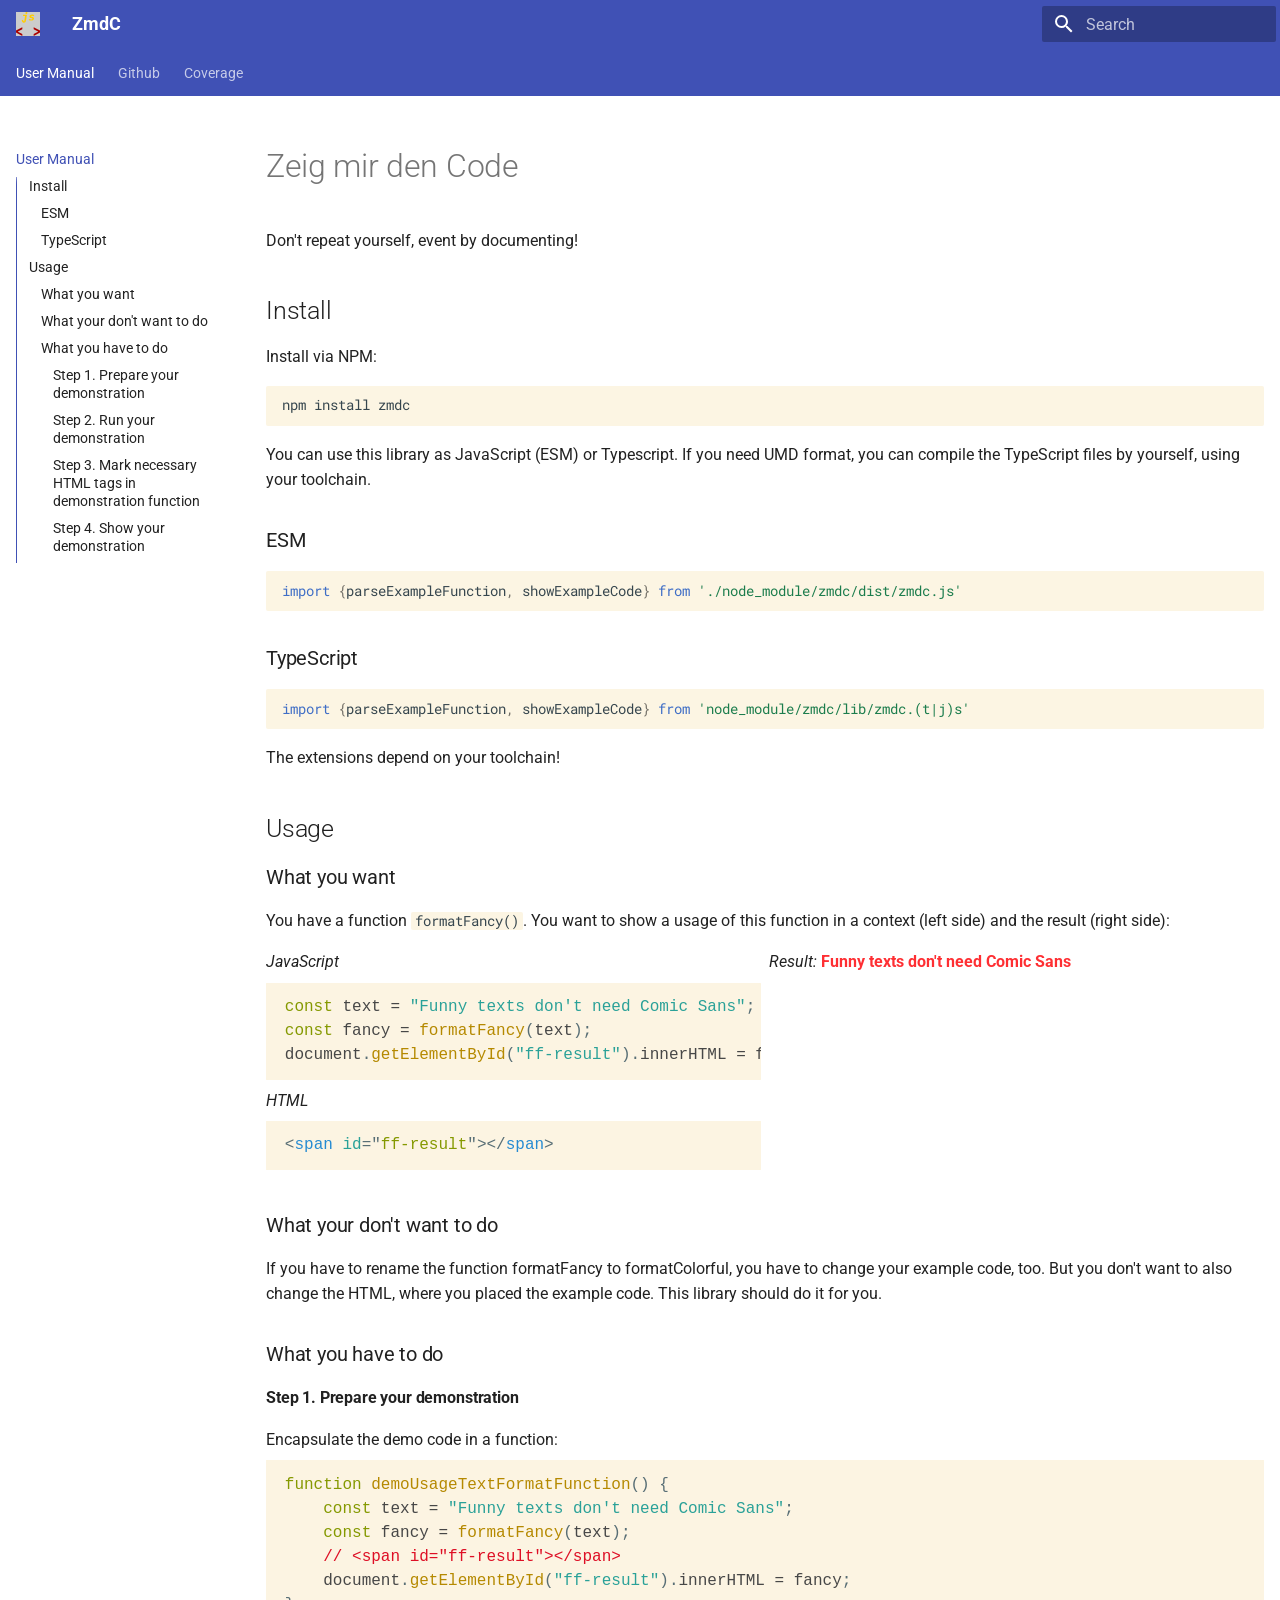
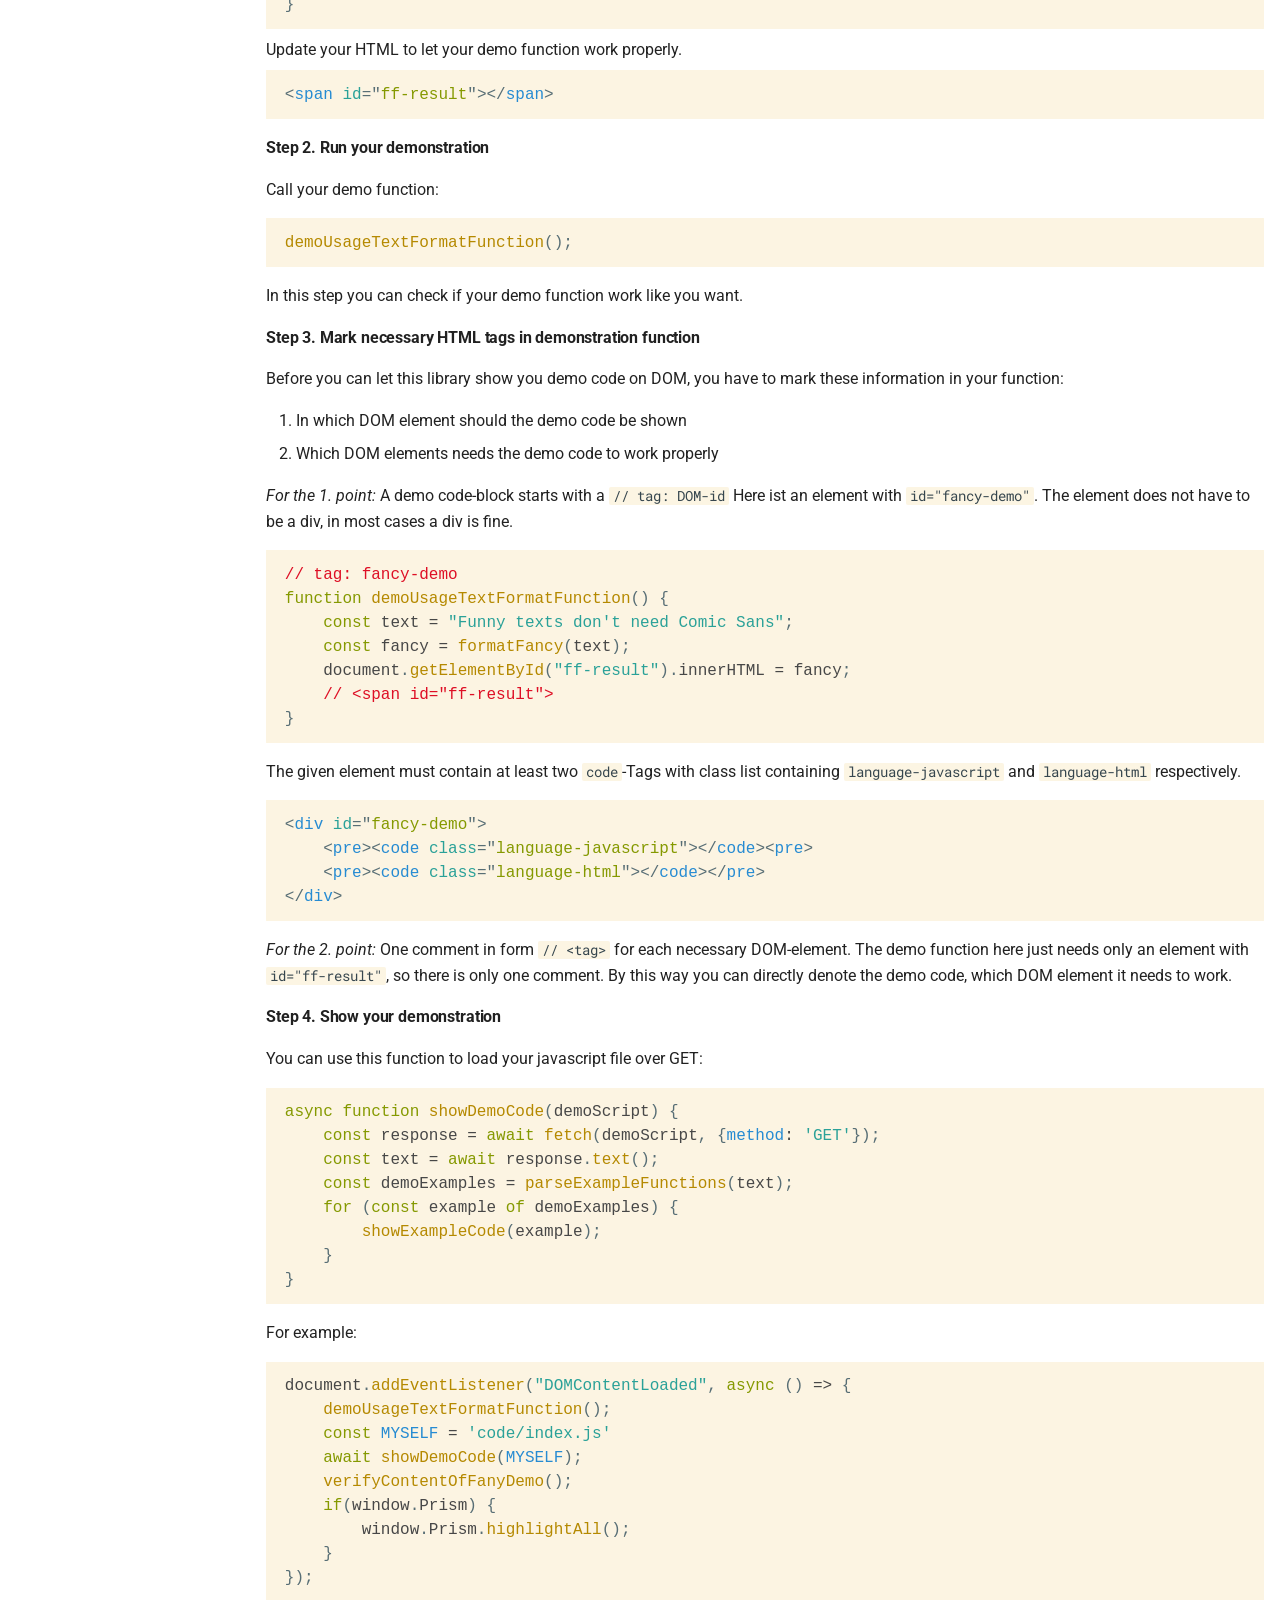
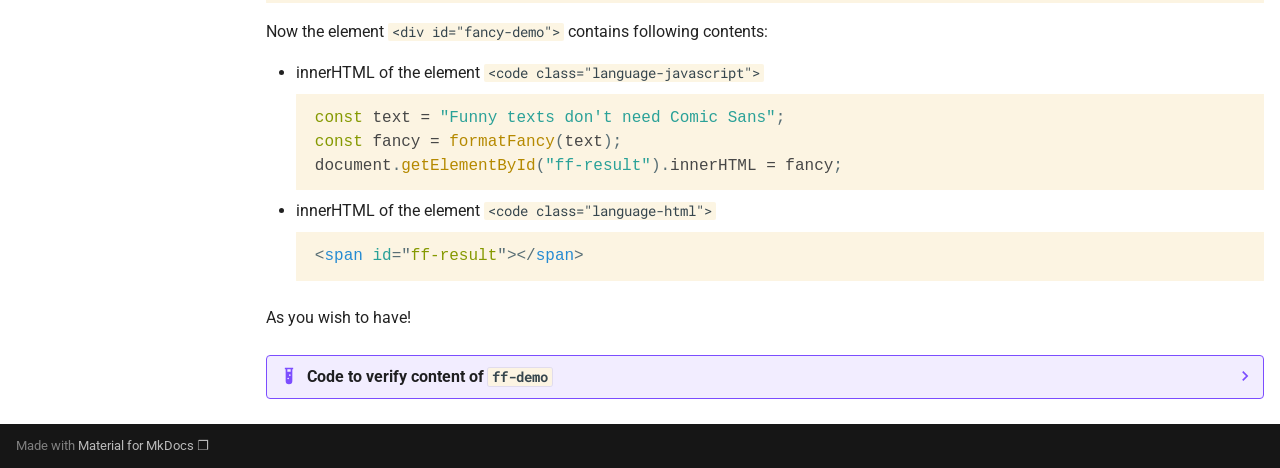
<file: index.html>
<!doctype html>
<html lang="en" class="no-js">
  <head>
    
      <meta charset="utf-8">
      <meta name="viewport" content="width=device-width,initial-scale=1">
      
      
      
      
      
      
      <link rel="icon" href="favicon.svg">
      <meta name="generator" content="mkdocs-1.6.1, mkdocs-material-9.5.42">
    
    
      
        <title>ZmdC</title>
      
    
    
      <link rel="stylesheet" href="assets/stylesheets/main.0253249f.min.css">
      
      


    
    
      
    
    
      
        
        
        <link rel="preconnect" href="https://fonts.gstatic.com" crossorigin>
        <link rel="stylesheet" href="https://fonts.googleapis.com/css?family=Roboto:300,300i,400,400i,700,700i%7CRoboto+Mono:400,400i,700,700i&display=fallback">
        <style>:root{--md-text-font:"Roboto";--md-code-font:"Roboto Mono"}</style>
      
    
    
      <link rel="stylesheet" href="lib/demo.css">
    
      <link rel="stylesheet" href="static/extra.css">
    
    <script>__md_scope=new URL(".",location),__md_hash=e=>[...e].reduce(((e,_)=>(e<<5)-e+_.charCodeAt(0)),0),__md_get=(e,_=localStorage,t=__md_scope)=>JSON.parse(_.getItem(t.pathname+"."+e)),__md_set=(e,_,t=localStorage,a=__md_scope)=>{try{t.setItem(a.pathname+"."+e,JSON.stringify(_))}catch(e){}}</script>
    
      

    
    
    
  </head>
  
  
    <body dir="ltr">
  
    
    <input class="md-toggle" data-md-toggle="drawer" type="checkbox" id="__drawer" autocomplete="off">
    <input class="md-toggle" data-md-toggle="search" type="checkbox" id="__search" autocomplete="off">
    <label class="md-overlay" for="__drawer"></label>
    <div data-md-component="skip">
      
        
        <a href="#zeig-mir-den-code" class="md-skip">
          Skip to content
        </a>
      
    </div>
    <div data-md-component="announce">
      
    </div>
    
    
      

<header class="md-header" data-md-component="header">
  <nav class="md-header__inner md-grid" aria-label="Header">
    <a href="." title="ZmdC" class="md-header__button md-logo" aria-label="ZmdC" data-md-component="logo">
      
  <img src="favicon.svg" alt="logo">

    </a>
    <label class="md-header__button md-icon" for="__drawer">
      
      <svg xmlns="http://www.w3.org/2000/svg" viewBox="0 0 24 24"><path d="M3 6h18v2H3zm0 5h18v2H3zm0 5h18v2H3z"/></svg>
    </label>
    <div class="md-header__title" data-md-component="header-title">
      <div class="md-header__ellipsis">
        <div class="md-header__topic">
          <span class="md-ellipsis">
            ZmdC
          </span>
        </div>
        <div class="md-header__topic" data-md-component="header-topic">
          <span class="md-ellipsis">
            
              User Manual
            
          </span>
        </div>
      </div>
    </div>
    
    
      <script>var palette=__md_get("__palette");if(palette&&palette.color){if("(prefers-color-scheme)"===palette.color.media){var media=matchMedia("(prefers-color-scheme: light)"),input=document.querySelector(media.matches?"[data-md-color-media='(prefers-color-scheme: light)']":"[data-md-color-media='(prefers-color-scheme: dark)']");palette.color.media=input.getAttribute("data-md-color-media"),palette.color.scheme=input.getAttribute("data-md-color-scheme"),palette.color.primary=input.getAttribute("data-md-color-primary"),palette.color.accent=input.getAttribute("data-md-color-accent")}for(var[key,value]of Object.entries(palette.color))document.body.setAttribute("data-md-color-"+key,value)}</script>
    
    
    
      <label class="md-header__button md-icon" for="__search">
        
        <svg xmlns="http://www.w3.org/2000/svg" viewBox="0 0 24 24"><path d="M9.5 3A6.5 6.5 0 0 1 16 9.5c0 1.61-.59 3.09-1.56 4.23l.27.27h.79l5 5-1.5 1.5-5-5v-.79l-.27-.27A6.52 6.52 0 0 1 9.5 16 6.5 6.5 0 0 1 3 9.5 6.5 6.5 0 0 1 9.5 3m0 2C7 5 5 7 5 9.5S7 14 9.5 14 14 12 14 9.5 12 5 9.5 5"/></svg>
      </label>
      <div class="md-search" data-md-component="search" role="dialog">
  <label class="md-search__overlay" for="__search"></label>
  <div class="md-search__inner" role="search">
    <form class="md-search__form" name="search">
      <input type="text" class="md-search__input" name="query" aria-label="Search" placeholder="Search" autocapitalize="off" autocorrect="off" autocomplete="off" spellcheck="false" data-md-component="search-query" required>
      <label class="md-search__icon md-icon" for="__search">
        
        <svg xmlns="http://www.w3.org/2000/svg" viewBox="0 0 24 24"><path d="M9.5 3A6.5 6.5 0 0 1 16 9.5c0 1.61-.59 3.09-1.56 4.23l.27.27h.79l5 5-1.5 1.5-5-5v-.79l-.27-.27A6.52 6.52 0 0 1 9.5 16 6.5 6.5 0 0 1 3 9.5 6.5 6.5 0 0 1 9.5 3m0 2C7 5 5 7 5 9.5S7 14 9.5 14 14 12 14 9.5 12 5 9.5 5"/></svg>
        
        <svg xmlns="http://www.w3.org/2000/svg" viewBox="0 0 24 24"><path d="M20 11v2H8l5.5 5.5-1.42 1.42L4.16 12l7.92-7.92L13.5 5.5 8 11z"/></svg>
      </label>
      <nav class="md-search__options" aria-label="Search">
        
        <button type="reset" class="md-search__icon md-icon" title="Clear" aria-label="Clear" tabindex="-1">
          
          <svg xmlns="http://www.w3.org/2000/svg" viewBox="0 0 24 24"><path d="M19 6.41 17.59 5 12 10.59 6.41 5 5 6.41 10.59 12 5 17.59 6.41 19 12 13.41 17.59 19 19 17.59 13.41 12z"/></svg>
        </button>
      </nav>
      
    </form>
    <div class="md-search__output">
      <div class="md-search__scrollwrap" tabindex="0" data-md-scrollfix>
        <div class="md-search-result" data-md-component="search-result">
          <div class="md-search-result__meta">
            Initializing search
          </div>
          <ol class="md-search-result__list" role="presentation"></ol>
        </div>
      </div>
    </div>
  </div>
</div>
    
    
  </nav>
  
</header>
    
    <div class="md-container" data-md-component="container">
      
      
        
          
            
<nav class="md-tabs" aria-label="Tabs" data-md-component="tabs">
  <div class="md-grid">
    <ul class="md-tabs__list">
      
        
  
  
    
  
  
    <li class="md-tabs__item md-tabs__item--active">
      <a href="." class="md-tabs__link">
        
  
    
  
  User Manual

      </a>
    </li>
  

      
        
  
  
  
    <li class="md-tabs__item">
      <a href="https://github.com/hpb-htw/zmdc" class="md-tabs__link">
        
  
    
  
  Github

      </a>
    </li>
  

      
        
  
  
  
    <li class="md-tabs__item">
      <a href="https://hpb-htw.github.io/zmdc-doc/coverage" class="md-tabs__link">
        
  
    
  
  Coverage

      </a>
    </li>
  

      
    </ul>
  </div>
</nav>
          
        
      
      <main class="md-main" data-md-component="main">
        <div class="md-main__inner md-grid">
          
            
              
              <div class="md-sidebar md-sidebar--primary" data-md-component="sidebar" data-md-type="navigation" >
                <div class="md-sidebar__scrollwrap">
                  <div class="md-sidebar__inner">
                    


  


  

<nav class="md-nav md-nav--primary md-nav--lifted md-nav--integrated" aria-label="Navigation" data-md-level="0">
  <label class="md-nav__title" for="__drawer">
    <a href="." title="ZmdC" class="md-nav__button md-logo" aria-label="ZmdC" data-md-component="logo">
      
  <img src="favicon.svg" alt="logo">

    </a>
    ZmdC
  </label>
  
  <ul class="md-nav__list" data-md-scrollfix>
    
      
      
  
  
    
  
  
  
    <li class="md-nav__item md-nav__item--active">
      
      <input class="md-nav__toggle md-toggle" type="checkbox" id="__toc">
      
      
        
      
      
        <label class="md-nav__link md-nav__link--active" for="__toc">
          
  
  <span class="md-ellipsis">
    User Manual
  </span>
  

          <span class="md-nav__icon md-icon"></span>
        </label>
      
      <a href="." class="md-nav__link md-nav__link--active">
        
  
  <span class="md-ellipsis">
    User Manual
  </span>
  

      </a>
      
        

<nav class="md-nav md-nav--secondary" aria-label="Table of contents">
  
  
  
    
  
  
    <label class="md-nav__title" for="__toc">
      <span class="md-nav__icon md-icon"></span>
      Table of contents
    </label>
    <ul class="md-nav__list" data-md-component="toc" data-md-scrollfix>
      
        <li class="md-nav__item">
  <a href="#install" class="md-nav__link">
    <span class="md-ellipsis">
      Install
    </span>
  </a>
  
    <nav class="md-nav" aria-label="Install">
      <ul class="md-nav__list">
        
          <li class="md-nav__item">
  <a href="#esm" class="md-nav__link">
    <span class="md-ellipsis">
      ESM
    </span>
  </a>
  
</li>
        
          <li class="md-nav__item">
  <a href="#typescript" class="md-nav__link">
    <span class="md-ellipsis">
      TypeScript
    </span>
  </a>
  
</li>
        
      </ul>
    </nav>
  
</li>
      
        <li class="md-nav__item">
  <a href="#usage" class="md-nav__link">
    <span class="md-ellipsis">
      Usage
    </span>
  </a>
  
    <nav class="md-nav" aria-label="Usage">
      <ul class="md-nav__list">
        
          <li class="md-nav__item">
  <a href="#what-you-want" class="md-nav__link">
    <span class="md-ellipsis">
      What you want
    </span>
  </a>
  
</li>
        
          <li class="md-nav__item">
  <a href="#what-your-dont-want-to-do" class="md-nav__link">
    <span class="md-ellipsis">
      What your don't want to do
    </span>
  </a>
  
</li>
        
          <li class="md-nav__item">
  <a href="#what-you-have-to-do" class="md-nav__link">
    <span class="md-ellipsis">
      What you have to do
    </span>
  </a>
  
    <nav class="md-nav" aria-label="What you have to do">
      <ul class="md-nav__list">
        
          <li class="md-nav__item">
  <a href="#step-1-prepare-your-demonstration" class="md-nav__link">
    <span class="md-ellipsis">
      Step 1. Prepare your demonstration
    </span>
  </a>
  
</li>
        
          <li class="md-nav__item">
  <a href="#step-2-run-your-demonstration" class="md-nav__link">
    <span class="md-ellipsis">
      Step 2. Run your demonstration
    </span>
  </a>
  
</li>
        
          <li class="md-nav__item">
  <a href="#step-3-mark-necessary-html-tags-in-demonstration-function" class="md-nav__link">
    <span class="md-ellipsis">
      Step 3. Mark necessary HTML tags in demonstration function
    </span>
  </a>
  
</li>
        
          <li class="md-nav__item">
  <a href="#step-4-show-your-demonstration" class="md-nav__link">
    <span class="md-ellipsis">
      Step 4. Show your demonstration
    </span>
  </a>
  
</li>
        
      </ul>
    </nav>
  
</li>
        
      </ul>
    </nav>
  
</li>
      
    </ul>
  
</nav>
      
    </li>
  

    
      
      
  
  
  
  
    <li class="md-nav__item">
      <a href="https://github.com/hpb-htw/zmdc" class="md-nav__link">
        
  
  <span class="md-ellipsis">
    Github
  </span>
  

      </a>
    </li>
  

    
      
      
  
  
  
  
    <li class="md-nav__item">
      <a href="https://hpb-htw.github.io/zmdc-doc/coverage" class="md-nav__link">
        
  
  <span class="md-ellipsis">
    Coverage
  </span>
  

      </a>
    </li>
  

    
  </ul>
</nav>
                  </div>
                </div>
              </div>
            
            
          
          
            <div class="md-content" data-md-component="content">
              <article class="md-content__inner md-typeset">
                
                  


<h1 id="zeig-mir-den-code">Zeig mir den Code<a class="headerlink" href="#zeig-mir-den-code" title="Permanent link">#</a></h1>
<p>Don't repeat yourself, event by documenting!</p>
<h2 id="install">Install<a class="headerlink" href="#install" title="Permanent link">#</a></h2>
<p>Install via NPM:</p>
<div class="highlight"><pre><span></span><code><a id="__codelineno-0-1" name="__codelineno-0-1" href="#__codelineno-0-1"></a>npm<span class="w"> </span>install<span class="w"> </span>zmdc
</code></pre></div>
<p>You can use this library as JavaScript (ESM) or Typescript. 
If you need UMD format, you can compile the TypeScript files by yourself, using your toolchain.</p>
<h3 id="esm">ESM<a class="headerlink" href="#esm" title="Permanent link">#</a></h3>
<div class="highlight"><pre><span></span><code><a id="__codelineno-1-1" name="__codelineno-1-1" href="#__codelineno-1-1"></a><span class="k">import</span><span class="w"> </span><span class="p">{</span><span class="nx">parseExampleFunction</span><span class="p">,</span><span class="w"> </span><span class="nx">showExampleCode</span><span class="p">}</span><span class="w"> </span><span class="kr">from</span><span class="w"> </span><span class="s1">&#39;./node_module/zmdc/dist/zmdc.js&#39;</span>
</code></pre></div>
<h3 id="typescript">TypeScript<a class="headerlink" href="#typescript" title="Permanent link">#</a></h3>
<div class="highlight"><pre><span></span><code><a id="__codelineno-2-1" name="__codelineno-2-1" href="#__codelineno-2-1"></a><span class="k">import</span><span class="w"> </span><span class="p">{</span><span class="nx">parseExampleFunction</span><span class="p">,</span><span class="w"> </span><span class="nx">showExampleCode</span><span class="p">}</span><span class="w"> </span><span class="kr">from</span><span class="w"> </span><span class="s1">&#39;node_module/zmdc/lib/zmdc.(t|j)s&#39;</span>
</code></pre></div>
<p>The extensions depend on your toolchain!</p>
<h2 id="usage">Usage<a class="headerlink" href="#usage" title="Permanent link">#</a></h2>
<h3 id="what-you-want">What you want<a class="headerlink" href="#what-you-want" title="Permanent link">#</a></h3>
<p>You have a function <code>formatFancy()</code>. 
You want to show a usage of this function in a context (left side) and the result (right side):</p>
<div class="grid">
    <div id="fancy-demo">
        <i>JavaScript</i>
        <pre><code class="language-javascript"></code></pre>
        <i>HTML</i>
        <pre><code class="language-html"></code></pre>
    </div>
    <div>
        <i>Result:</i>
        <span id="ff-result"></span>
    </div>    
</div>

<h3 id="what-your-dont-want-to-do">What your don't want to do<a class="headerlink" href="#what-your-dont-want-to-do" title="Permanent link">#</a></h3>
<p>If you have to rename the function formatFancy to formatColorful, you have to change your example code, too. 
But you don't want to also change the HTML, where you placed the example code. 
This library should do it for you.</p>
<h3 id="what-you-have-to-do">What you have to do<a class="headerlink" href="#what-you-have-to-do" title="Permanent link">#</a></h3>
<h4 id="step-1-prepare-your-demonstration">Step 1. Prepare your demonstration<a class="headerlink" href="#step-1-prepare-your-demonstration" title="Permanent link">#</a></h4>
<div id="howto-prepare-demo-function">
    Encapsulate the demo code in a function:
    <pre><code class="language-javascript"></code></pre>
    Update your HTML to let your demo function work properly.
    <pre><code class="language-html"></code></pre>
</div>

<h4 id="step-2-run-your-demonstration">Step 2. Run your demonstration<a class="headerlink" href="#step-2-run-your-demonstration" title="Permanent link">#</a></h4>
<p>Call your demo function:</p>
<div id="howto-run-demo-function">
    <pre><code class="language-javascript"></code></pre>    
</div>

<p>In this step you can check if your demo function work like you want.</p>
<h4 id="step-3-mark-necessary-html-tags-in-demonstration-function">Step 3. Mark necessary HTML tags in demonstration function<a class="headerlink" href="#step-3-mark-necessary-html-tags-in-demonstration-function" title="Permanent link">#</a></h4>
<p>Before you can let this library show you demo code on DOM, you have to mark these information in your function:</p>
<ol>
    <li>In which DOM element should the demo code be shown</li>
    <li>Which DOM elements needs the demo code to work properly</li>
</ol>

<div id="howto-mark-demo-info">
    <p>
        <i>For the 1. point:</i> A demo code-block starts with a 
        <code>// tag: DOM-id</code>
        Here ist an element with <code>id="fancy-demo"</code>.
        The element does not have to be a div, in most cases a div is fine.
    </p>
    <pre><code class="language-javascript"></code></pre>
    <p>
        The given element must contain at least two <code>code</code>-Tags with class list containing <code>language-javascript</code> and <code>language-html</code> respectively.
    </p>
    <pre><code class="language-html"></code></pre>
    <p>
        <i>For the 2. point:</i> One comment in form <code>// &lt;tag&gt;</code> for each necessary DOM-element.
        The demo function here just needs only an element with <code>id="ff-result"</code>,
        so there is only one comment.
        By this way you can directly denote the demo code, which DOM element it needs to work.
    </p>
</div>

<h4 id="step-4-show-your-demonstration">Step 4. Show your demonstration<a class="headerlink" href="#step-4-show-your-demonstration" title="Permanent link">#</a></h4>
<p>You can use this function to load your javascript file over GET:</p>
<div id="howto-load-demo-code">
    <pre><code class="language-javascript"></code></pre>
</div>

<p>For example:</p>
<div id="howto-show-demo-code">
    <pre><code class="language-javascript"></code></pre>
</div>

<p>Now the element <code>&lt;div id="fancy-demo"&gt;</code> contains following contents:</p>
<div id="duplicate-fancy-demo">
    <ul>
        <li>
            innerHTML of the element <code>&lt;code class="language-javascript"&gt;</code>
            <pre><code class="language-javascript nohighlight"></code></pre>
        </li>
        <li>
            innerHTML of the element <code>&lt;code class="language-html"&gt;</code>
            <pre><code class="language-html nohighlight"></code></pre>
        </li>
    </ul>
</div>

<p>As you wish to have!</p>
<details class="example">
<summary>Code to verify content of <code>ff-demo</code></summary>
<p>
<div id="verify-contents-of-fancy-demo">
    JavaScript:
    <pre><code class="language-javascript"></code></pre>
    HTML:
    <pre><code class="language-html"></code></pre>
</div></p>
</details>
<script src="lib/index.js" type="module"></script>












                
              </article>
            </div>
          
          
<script>var target=document.getElementById(location.hash.slice(1));target&&target.name&&(target.checked=target.name.startsWith("__tabbed_"))</script>
        </div>
        
      </main>
      
        <footer class="md-footer">
  
  <div class="md-footer-meta md-typeset">
    <div class="md-footer-meta__inner md-grid">
      <div class="md-copyright">
  
  
    Made with
    <a href="https://squidfunk.github.io/mkdocs-material/" target="_blank" rel="noopener">
      Material for MkDocs
    </a>
  
</div>
      
    </div>
  </div>
</footer>
      
    </div>
    <div class="md-dialog" data-md-component="dialog">
      <div class="md-dialog__inner md-typeset"></div>
    </div>
    
    
    <script id="__config" type="application/json">{"base": ".", "features": ["navigation.indexes", "navigation.expand", "navigation.tabs", "toc.integrate"], "search": "assets/javascripts/workers/search.6ce7567c.min.js", "translations": {"clipboard.copied": "Copied to clipboard", "clipboard.copy": "Copy to clipboard", "search.result.more.one": "1 more on this page", "search.result.more.other": "# more on this page", "search.result.none": "No matching documents", "search.result.one": "1 matching document", "search.result.other": "# matching documents", "search.result.placeholder": "Type to start searching", "search.result.term.missing": "Missing", "select.version": "Select version"}}</script>
    
    
      <script src="assets/javascripts/bundle.83f73b43.min.js"></script>
      
    
  </body>
</html>
</file>
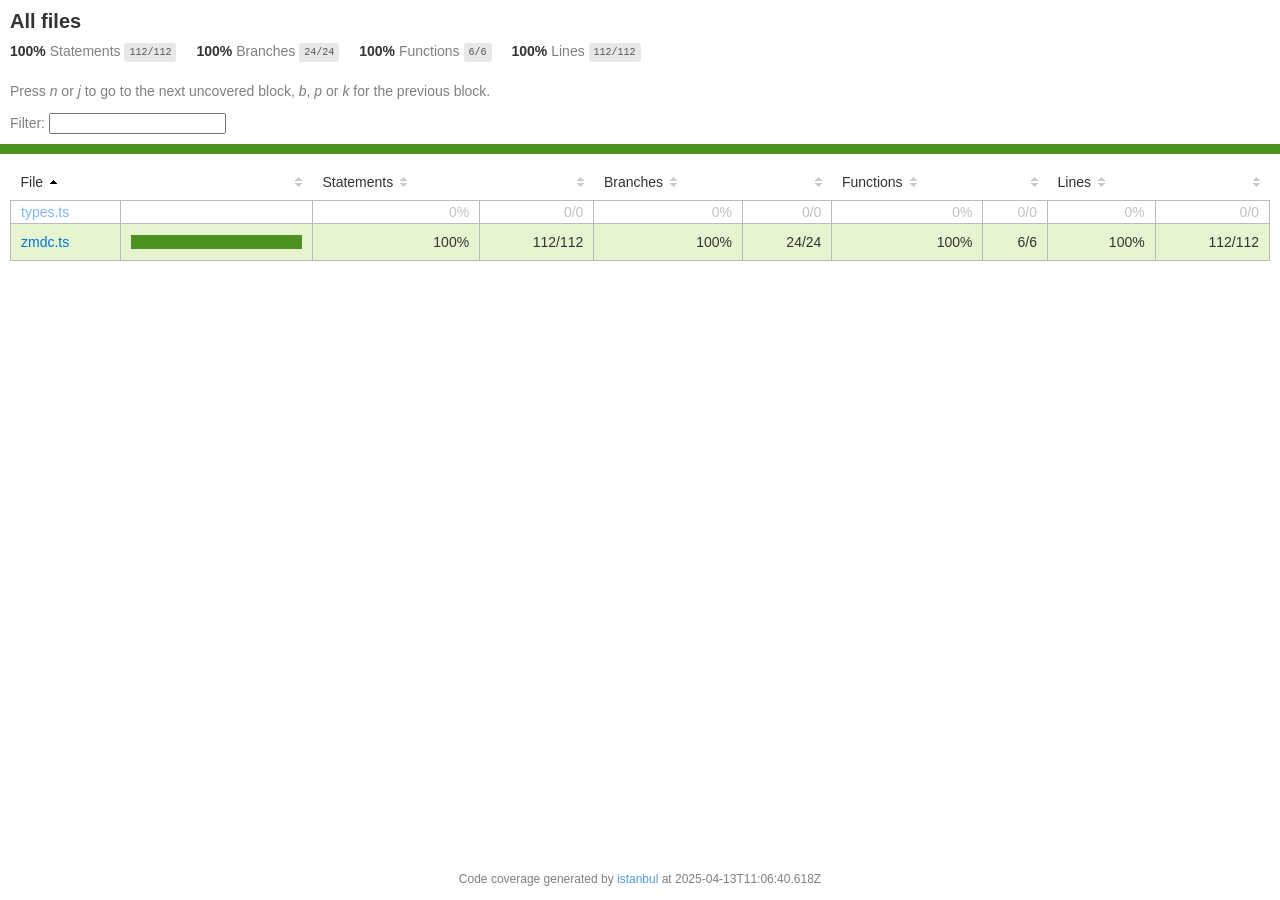
<file: coverage/index.html>
<!doctype html>
<html lang="en">

<head>
    <title>Code coverage report for All files</title>
    <meta charset="utf-8" />
    <link rel="stylesheet" href="prettify.css" />
    <link rel="stylesheet" href="base.css" />
    <link rel="shortcut icon" type="image/x-icon" href="favicon.png" />
    <meta name="viewport" content="width=device-width, initial-scale=1" />
    <style type='text/css'>
        .coverage-summary .sorter {
            background-image: url(sort-arrow-sprite.png);
        }
    </style>
</head>
    
<body>
<div class='wrapper'>
    <div class='pad1'>
        <h1>All files</h1>
        <div class='clearfix'>
            
            <div class='fl pad1y space-right2'>
                <span class="strong">100% </span>
                <span class="quiet">Statements</span>
                <span class='fraction'>112/112</span>
            </div>
        
            
            <div class='fl pad1y space-right2'>
                <span class="strong">100% </span>
                <span class="quiet">Branches</span>
                <span class='fraction'>24/24</span>
            </div>
        
            
            <div class='fl pad1y space-right2'>
                <span class="strong">100% </span>
                <span class="quiet">Functions</span>
                <span class='fraction'>6/6</span>
            </div>
        
            
            <div class='fl pad1y space-right2'>
                <span class="strong">100% </span>
                <span class="quiet">Lines</span>
                <span class='fraction'>112/112</span>
            </div>
        
            
        </div>
        <p class="quiet">
            Press <em>n</em> or <em>j</em> to go to the next uncovered block, <em>b</em>, <em>p</em> or <em>k</em> for the previous block.
        </p>
        <template id="filterTemplate">
            <div class="quiet">
                Filter:
                <input type="search" id="fileSearch">
            </div>
        </template>
    </div>
    <div class='status-line high'></div>
    <div class="pad1">
<table class="coverage-summary">
<thead>
<tr>
   <th data-col="file" data-fmt="html" data-html="true" class="file">File</th>
   <th data-col="pic" data-type="number" data-fmt="html" data-html="true" class="pic"></th>
   <th data-col="statements" data-type="number" data-fmt="pct" class="pct">Statements</th>
   <th data-col="statements_raw" data-type="number" data-fmt="html" class="abs"></th>
   <th data-col="branches" data-type="number" data-fmt="pct" class="pct">Branches</th>
   <th data-col="branches_raw" data-type="number" data-fmt="html" class="abs"></th>
   <th data-col="functions" data-type="number" data-fmt="pct" class="pct">Functions</th>
   <th data-col="functions_raw" data-type="number" data-fmt="html" class="abs"></th>
   <th data-col="lines" data-type="number" data-fmt="pct" class="pct">Lines</th>
   <th data-col="lines_raw" data-type="number" data-fmt="html" class="abs"></th>
</tr>
</thead>
<tbody><tr>
	<td class="file empty" data-value="types.ts"><a href="types.ts.html">types.ts</a></td>
	<td data-value="0" class="pic empty">
	<div class="chart"><div class="cover-fill" style="width: 0%"></div><div class="cover-empty" style="width: 100%"></div></div>
	</td>
	<td data-value="0" class="pct empty">0%</td>
	<td data-value="0" class="abs empty">0/0</td>
	<td data-value="0" class="pct empty">0%</td>
	<td data-value="0" class="abs empty">0/0</td>
	<td data-value="0" class="pct empty">0%</td>
	<td data-value="0" class="abs empty">0/0</td>
	<td data-value="0" class="pct empty">0%</td>
	<td data-value="0" class="abs empty">0/0</td>
	</tr>

<tr>
	<td class="file high" data-value="zmdc.ts"><a href="zmdc.ts.html">zmdc.ts</a></td>
	<td data-value="100" class="pic high">
	<div class="chart"><div class="cover-fill cover-full" style="width: 100%"></div><div class="cover-empty" style="width: 0%"></div></div>
	</td>
	<td data-value="100" class="pct high">100%</td>
	<td data-value="112" class="abs high">112/112</td>
	<td data-value="100" class="pct high">100%</td>
	<td data-value="24" class="abs high">24/24</td>
	<td data-value="100" class="pct high">100%</td>
	<td data-value="6" class="abs high">6/6</td>
	<td data-value="100" class="pct high">100%</td>
	<td data-value="112" class="abs high">112/112</td>
	</tr>

</tbody>
</table>
</div>
                <div class='push'></div><!-- for sticky footer -->
            </div><!-- /wrapper -->
            <div class='footer quiet pad2 space-top1 center small'>
                Code coverage generated by
                <a href="https://istanbul.js.org/" target="_blank" rel="noopener noreferrer">istanbul</a>
                at 2025-04-13T11:06:40.618Z
            </div>
        <script src="prettify.js"></script>
        <script>
            window.onload = function () {
                prettyPrint();
            };
        </script>
        <script src="sorter.js"></script>
        <script src="block-navigation.js"></script>
    </body>
</html>
</file>
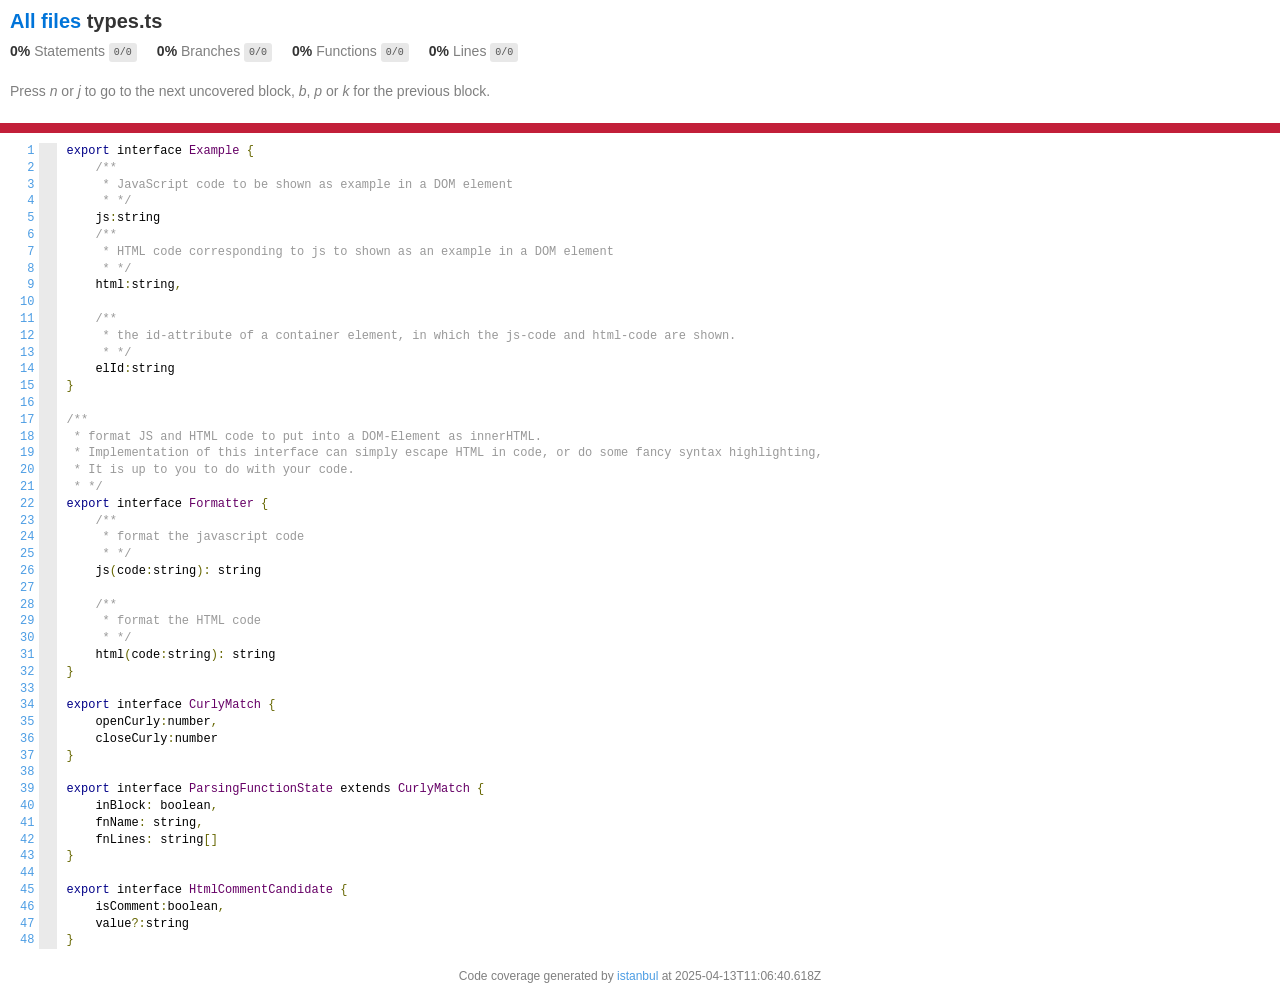
<file: coverage/types.ts.html>
<!doctype html>
<html lang="en">

<head>
    <title>Code coverage report for types.ts</title>
    <meta charset="utf-8" />
    <link rel="stylesheet" href="prettify.css" />
    <link rel="stylesheet" href="base.css" />
    <link rel="shortcut icon" type="image/x-icon" href="favicon.png" />
    <meta name="viewport" content="width=device-width, initial-scale=1" />
    <style type='text/css'>
        .coverage-summary .sorter {
            background-image: url(sort-arrow-sprite.png);
        }
    </style>
</head>
    
<body>
<div class='wrapper'>
    <div class='pad1'>
        <h1><a href="index.html">All files</a> types.ts</h1>
        <div class='clearfix'>
            
            <div class='fl pad1y space-right2'>
                <span class="strong">0% </span>
                <span class="quiet">Statements</span>
                <span class='fraction'>0/0</span>
            </div>
        
            
            <div class='fl pad1y space-right2'>
                <span class="strong">0% </span>
                <span class="quiet">Branches</span>
                <span class='fraction'>0/0</span>
            </div>
        
            
            <div class='fl pad1y space-right2'>
                <span class="strong">0% </span>
                <span class="quiet">Functions</span>
                <span class='fraction'>0/0</span>
            </div>
        
            
            <div class='fl pad1y space-right2'>
                <span class="strong">0% </span>
                <span class="quiet">Lines</span>
                <span class='fraction'>0/0</span>
            </div>
        
            
        </div>
        <p class="quiet">
            Press <em>n</em> or <em>j</em> to go to the next uncovered block, <em>b</em>, <em>p</em> or <em>k</em> for the previous block.
        </p>
        <template id="filterTemplate">
            <div class="quiet">
                Filter:
                <input type="search" id="fileSearch">
            </div>
        </template>
    </div>
    <div class='status-line low'></div>
    <pre><table class="coverage">
<tr><td class="line-count quiet"><a name='L1'></a><a href='#L1'>1</a>
<a name='L2'></a><a href='#L2'>2</a>
<a name='L3'></a><a href='#L3'>3</a>
<a name='L4'></a><a href='#L4'>4</a>
<a name='L5'></a><a href='#L5'>5</a>
<a name='L6'></a><a href='#L6'>6</a>
<a name='L7'></a><a href='#L7'>7</a>
<a name='L8'></a><a href='#L8'>8</a>
<a name='L9'></a><a href='#L9'>9</a>
<a name='L10'></a><a href='#L10'>10</a>
<a name='L11'></a><a href='#L11'>11</a>
<a name='L12'></a><a href='#L12'>12</a>
<a name='L13'></a><a href='#L13'>13</a>
<a name='L14'></a><a href='#L14'>14</a>
<a name='L15'></a><a href='#L15'>15</a>
<a name='L16'></a><a href='#L16'>16</a>
<a name='L17'></a><a href='#L17'>17</a>
<a name='L18'></a><a href='#L18'>18</a>
<a name='L19'></a><a href='#L19'>19</a>
<a name='L20'></a><a href='#L20'>20</a>
<a name='L21'></a><a href='#L21'>21</a>
<a name='L22'></a><a href='#L22'>22</a>
<a name='L23'></a><a href='#L23'>23</a>
<a name='L24'></a><a href='#L24'>24</a>
<a name='L25'></a><a href='#L25'>25</a>
<a name='L26'></a><a href='#L26'>26</a>
<a name='L27'></a><a href='#L27'>27</a>
<a name='L28'></a><a href='#L28'>28</a>
<a name='L29'></a><a href='#L29'>29</a>
<a name='L30'></a><a href='#L30'>30</a>
<a name='L31'></a><a href='#L31'>31</a>
<a name='L32'></a><a href='#L32'>32</a>
<a name='L33'></a><a href='#L33'>33</a>
<a name='L34'></a><a href='#L34'>34</a>
<a name='L35'></a><a href='#L35'>35</a>
<a name='L36'></a><a href='#L36'>36</a>
<a name='L37'></a><a href='#L37'>37</a>
<a name='L38'></a><a href='#L38'>38</a>
<a name='L39'></a><a href='#L39'>39</a>
<a name='L40'></a><a href='#L40'>40</a>
<a name='L41'></a><a href='#L41'>41</a>
<a name='L42'></a><a href='#L42'>42</a>
<a name='L43'></a><a href='#L43'>43</a>
<a name='L44'></a><a href='#L44'>44</a>
<a name='L45'></a><a href='#L45'>45</a>
<a name='L46'></a><a href='#L46'>46</a>
<a name='L47'></a><a href='#L47'>47</a>
<a name='L48'></a><a href='#L48'>48</a></td><td class="line-coverage quiet"><span class="cline-any cline-neutral">&nbsp;</span>
<span class="cline-any cline-neutral">&nbsp;</span>
<span class="cline-any cline-neutral">&nbsp;</span>
<span class="cline-any cline-neutral">&nbsp;</span>
<span class="cline-any cline-neutral">&nbsp;</span>
<span class="cline-any cline-neutral">&nbsp;</span>
<span class="cline-any cline-neutral">&nbsp;</span>
<span class="cline-any cline-neutral">&nbsp;</span>
<span class="cline-any cline-neutral">&nbsp;</span>
<span class="cline-any cline-neutral">&nbsp;</span>
<span class="cline-any cline-neutral">&nbsp;</span>
<span class="cline-any cline-neutral">&nbsp;</span>
<span class="cline-any cline-neutral">&nbsp;</span>
<span class="cline-any cline-neutral">&nbsp;</span>
<span class="cline-any cline-neutral">&nbsp;</span>
<span class="cline-any cline-neutral">&nbsp;</span>
<span class="cline-any cline-neutral">&nbsp;</span>
<span class="cline-any cline-neutral">&nbsp;</span>
<span class="cline-any cline-neutral">&nbsp;</span>
<span class="cline-any cline-neutral">&nbsp;</span>
<span class="cline-any cline-neutral">&nbsp;</span>
<span class="cline-any cline-neutral">&nbsp;</span>
<span class="cline-any cline-neutral">&nbsp;</span>
<span class="cline-any cline-neutral">&nbsp;</span>
<span class="cline-any cline-neutral">&nbsp;</span>
<span class="cline-any cline-neutral">&nbsp;</span>
<span class="cline-any cline-neutral">&nbsp;</span>
<span class="cline-any cline-neutral">&nbsp;</span>
<span class="cline-any cline-neutral">&nbsp;</span>
<span class="cline-any cline-neutral">&nbsp;</span>
<span class="cline-any cline-neutral">&nbsp;</span>
<span class="cline-any cline-neutral">&nbsp;</span>
<span class="cline-any cline-neutral">&nbsp;</span>
<span class="cline-any cline-neutral">&nbsp;</span>
<span class="cline-any cline-neutral">&nbsp;</span>
<span class="cline-any cline-neutral">&nbsp;</span>
<span class="cline-any cline-neutral">&nbsp;</span>
<span class="cline-any cline-neutral">&nbsp;</span>
<span class="cline-any cline-neutral">&nbsp;</span>
<span class="cline-any cline-neutral">&nbsp;</span>
<span class="cline-any cline-neutral">&nbsp;</span>
<span class="cline-any cline-neutral">&nbsp;</span>
<span class="cline-any cline-neutral">&nbsp;</span>
<span class="cline-any cline-neutral">&nbsp;</span>
<span class="cline-any cline-neutral">&nbsp;</span>
<span class="cline-any cline-neutral">&nbsp;</span>
<span class="cline-any cline-neutral">&nbsp;</span>
<span class="cline-any cline-neutral">&nbsp;</span></td><td class="text"><pre class="prettyprint lang-js">export interface Example {
    /**
     * JavaScript code to be shown as example in a DOM element
     * */
    js:string
    /**
     * HTML code corresponding to js to shown as an example in a DOM element
     * */
    html:string,
&nbsp;
    /**
     * the id-attribute of a container element, in which the js-code and html-code are shown.
     * */
    elId:string
}
&nbsp;
/**
 * format JS and HTML code to put into a DOM-Element as innerHTML.
 * Implementation of this interface can simply escape HTML in code, or do some fancy syntax highlighting,
 * It is up to you to do with your code.
 * */
export interface Formatter {
    /**
     * format the javascript code
     * */
    js(code:string): string
&nbsp;
    /**
     * format the HTML code
     * */
    html(code:string): string
}
&nbsp;
export interface CurlyMatch {
    openCurly:number,
    closeCurly:number
}
&nbsp;
export interface ParsingFunctionState extends CurlyMatch {
    inBlock: boolean,
    fnName: string,
    fnLines: string[]
}
&nbsp;
export interface HtmlCommentCandidate {
    isComment:boolean,
    value?:string
}</pre></td></tr></table></pre>

                <div class='push'></div><!-- for sticky footer -->
            </div><!-- /wrapper -->
            <div class='footer quiet pad2 space-top1 center small'>
                Code coverage generated by
                <a href="https://istanbul.js.org/" target="_blank" rel="noopener noreferrer">istanbul</a>
                at 2025-04-13T11:06:40.618Z
            </div>
        <script src="prettify.js"></script>
        <script>
            window.onload = function () {
                prettyPrint();
            };
        </script>
        <script src="sorter.js"></script>
        <script src="block-navigation.js"></script>
    </body>
</html>
</file>
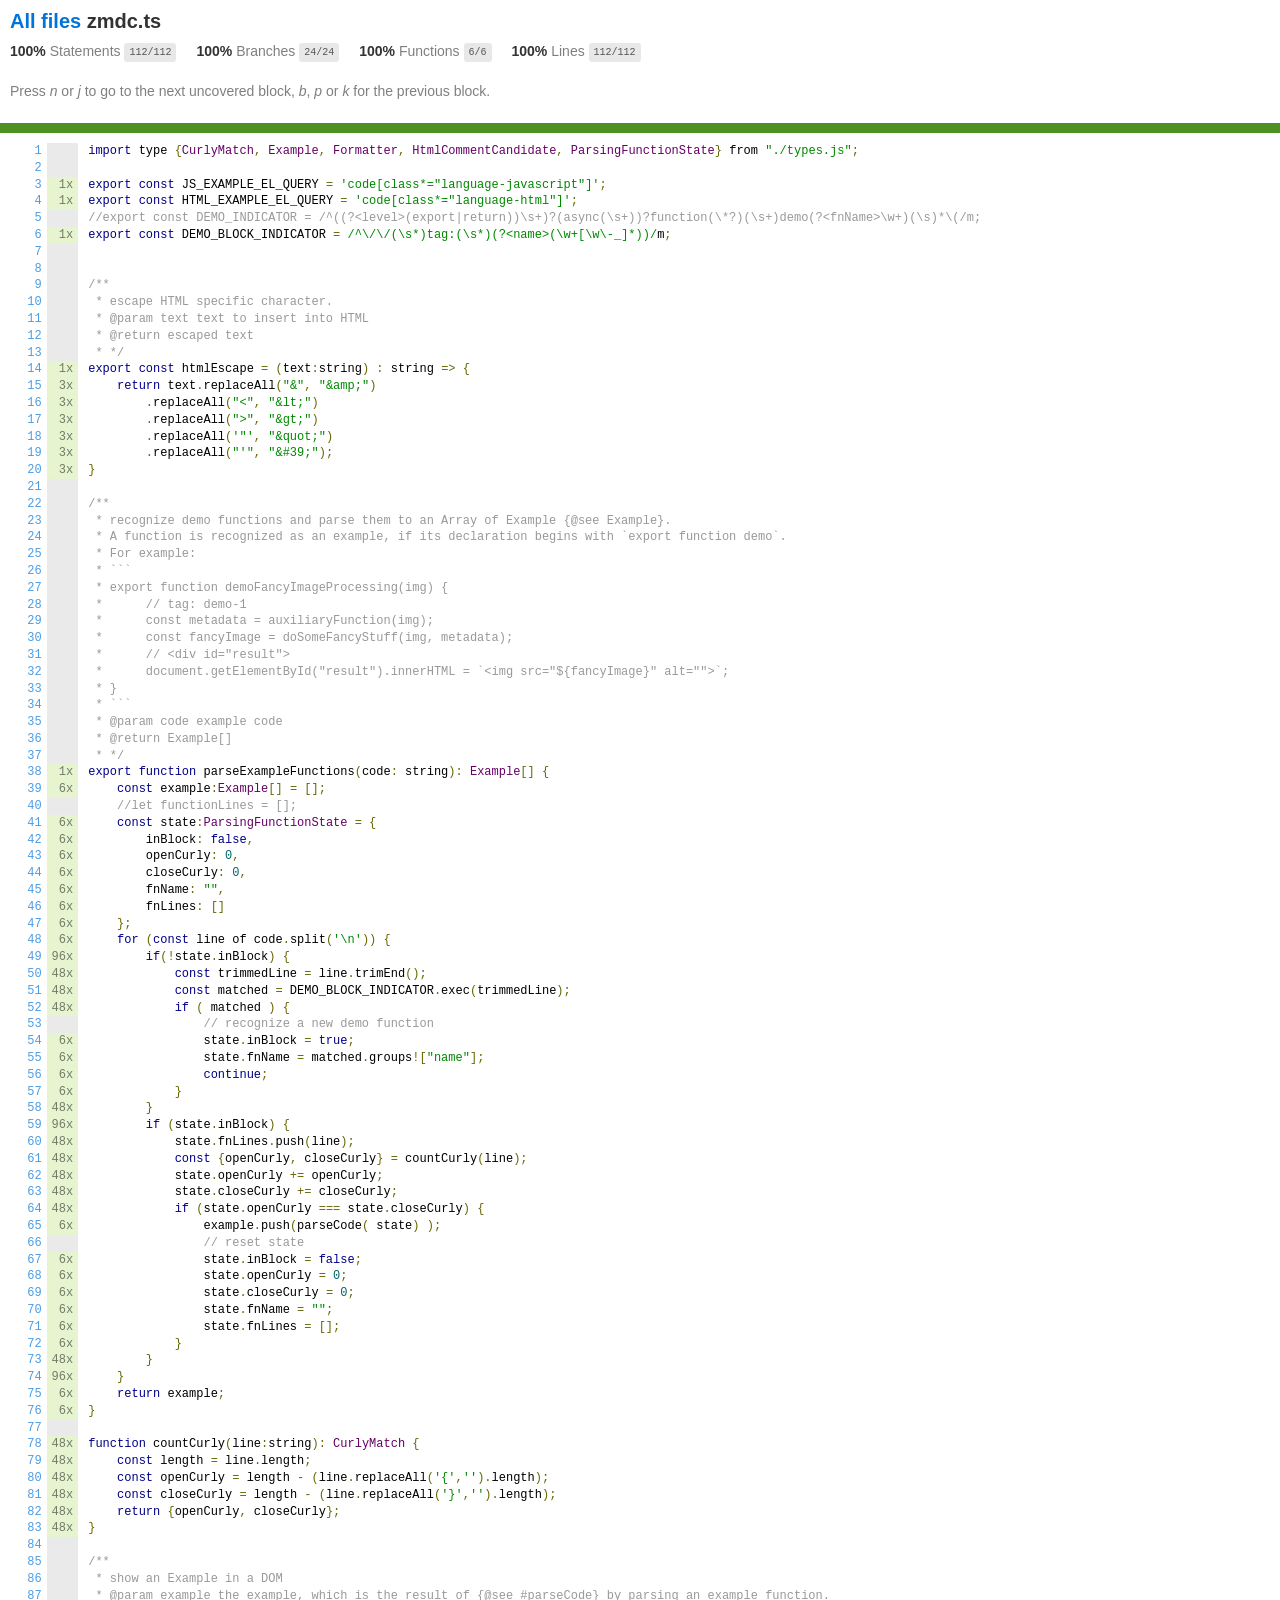
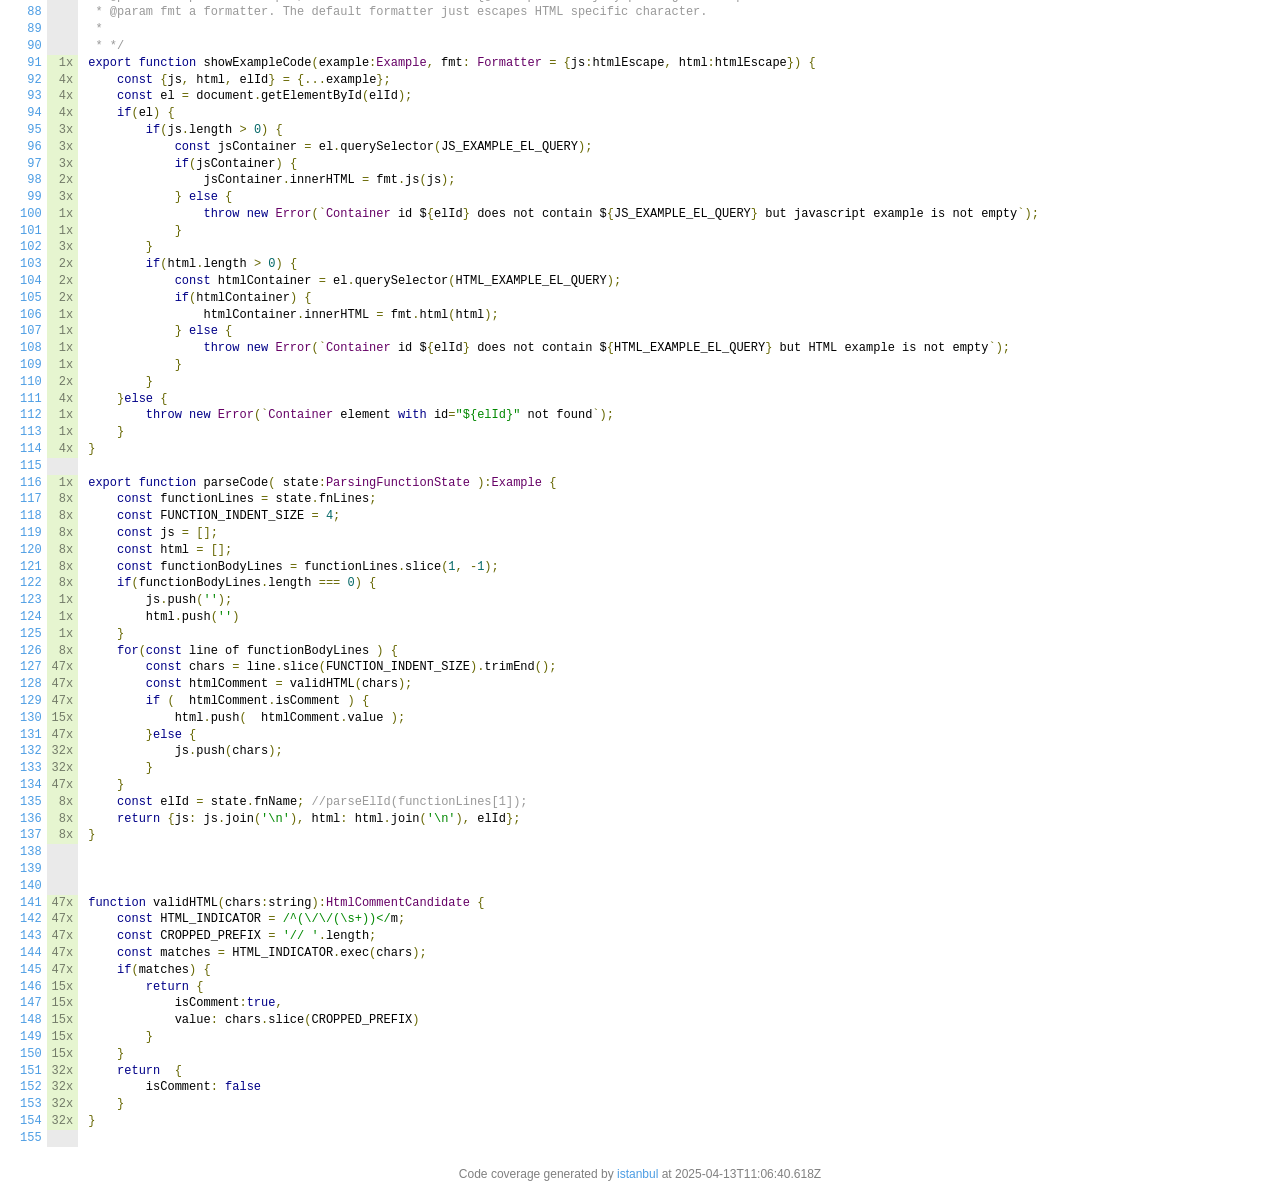
<file: coverage/zmdc.ts.html>
<!doctype html>
<html lang="en">

<head>
    <title>Code coverage report for zmdc.ts</title>
    <meta charset="utf-8" />
    <link rel="stylesheet" href="prettify.css" />
    <link rel="stylesheet" href="base.css" />
    <link rel="shortcut icon" type="image/x-icon" href="favicon.png" />
    <meta name="viewport" content="width=device-width, initial-scale=1" />
    <style type='text/css'>
        .coverage-summary .sorter {
            background-image: url(sort-arrow-sprite.png);
        }
    </style>
</head>
    
<body>
<div class='wrapper'>
    <div class='pad1'>
        <h1><a href="index.html">All files</a> zmdc.ts</h1>
        <div class='clearfix'>
            
            <div class='fl pad1y space-right2'>
                <span class="strong">100% </span>
                <span class="quiet">Statements</span>
                <span class='fraction'>112/112</span>
            </div>
        
            
            <div class='fl pad1y space-right2'>
                <span class="strong">100% </span>
                <span class="quiet">Branches</span>
                <span class='fraction'>24/24</span>
            </div>
        
            
            <div class='fl pad1y space-right2'>
                <span class="strong">100% </span>
                <span class="quiet">Functions</span>
                <span class='fraction'>6/6</span>
            </div>
        
            
            <div class='fl pad1y space-right2'>
                <span class="strong">100% </span>
                <span class="quiet">Lines</span>
                <span class='fraction'>112/112</span>
            </div>
        
            
        </div>
        <p class="quiet">
            Press <em>n</em> or <em>j</em> to go to the next uncovered block, <em>b</em>, <em>p</em> or <em>k</em> for the previous block.
        </p>
        <template id="filterTemplate">
            <div class="quiet">
                Filter:
                <input type="search" id="fileSearch">
            </div>
        </template>
    </div>
    <div class='status-line high'></div>
    <pre><table class="coverage">
<tr><td class="line-count quiet"><a name='L1'></a><a href='#L1'>1</a>
<a name='L2'></a><a href='#L2'>2</a>
<a name='L3'></a><a href='#L3'>3</a>
<a name='L4'></a><a href='#L4'>4</a>
<a name='L5'></a><a href='#L5'>5</a>
<a name='L6'></a><a href='#L6'>6</a>
<a name='L7'></a><a href='#L7'>7</a>
<a name='L8'></a><a href='#L8'>8</a>
<a name='L9'></a><a href='#L9'>9</a>
<a name='L10'></a><a href='#L10'>10</a>
<a name='L11'></a><a href='#L11'>11</a>
<a name='L12'></a><a href='#L12'>12</a>
<a name='L13'></a><a href='#L13'>13</a>
<a name='L14'></a><a href='#L14'>14</a>
<a name='L15'></a><a href='#L15'>15</a>
<a name='L16'></a><a href='#L16'>16</a>
<a name='L17'></a><a href='#L17'>17</a>
<a name='L18'></a><a href='#L18'>18</a>
<a name='L19'></a><a href='#L19'>19</a>
<a name='L20'></a><a href='#L20'>20</a>
<a name='L21'></a><a href='#L21'>21</a>
<a name='L22'></a><a href='#L22'>22</a>
<a name='L23'></a><a href='#L23'>23</a>
<a name='L24'></a><a href='#L24'>24</a>
<a name='L25'></a><a href='#L25'>25</a>
<a name='L26'></a><a href='#L26'>26</a>
<a name='L27'></a><a href='#L27'>27</a>
<a name='L28'></a><a href='#L28'>28</a>
<a name='L29'></a><a href='#L29'>29</a>
<a name='L30'></a><a href='#L30'>30</a>
<a name='L31'></a><a href='#L31'>31</a>
<a name='L32'></a><a href='#L32'>32</a>
<a name='L33'></a><a href='#L33'>33</a>
<a name='L34'></a><a href='#L34'>34</a>
<a name='L35'></a><a href='#L35'>35</a>
<a name='L36'></a><a href='#L36'>36</a>
<a name='L37'></a><a href='#L37'>37</a>
<a name='L38'></a><a href='#L38'>38</a>
<a name='L39'></a><a href='#L39'>39</a>
<a name='L40'></a><a href='#L40'>40</a>
<a name='L41'></a><a href='#L41'>41</a>
<a name='L42'></a><a href='#L42'>42</a>
<a name='L43'></a><a href='#L43'>43</a>
<a name='L44'></a><a href='#L44'>44</a>
<a name='L45'></a><a href='#L45'>45</a>
<a name='L46'></a><a href='#L46'>46</a>
<a name='L47'></a><a href='#L47'>47</a>
<a name='L48'></a><a href='#L48'>48</a>
<a name='L49'></a><a href='#L49'>49</a>
<a name='L50'></a><a href='#L50'>50</a>
<a name='L51'></a><a href='#L51'>51</a>
<a name='L52'></a><a href='#L52'>52</a>
<a name='L53'></a><a href='#L53'>53</a>
<a name='L54'></a><a href='#L54'>54</a>
<a name='L55'></a><a href='#L55'>55</a>
<a name='L56'></a><a href='#L56'>56</a>
<a name='L57'></a><a href='#L57'>57</a>
<a name='L58'></a><a href='#L58'>58</a>
<a name='L59'></a><a href='#L59'>59</a>
<a name='L60'></a><a href='#L60'>60</a>
<a name='L61'></a><a href='#L61'>61</a>
<a name='L62'></a><a href='#L62'>62</a>
<a name='L63'></a><a href='#L63'>63</a>
<a name='L64'></a><a href='#L64'>64</a>
<a name='L65'></a><a href='#L65'>65</a>
<a name='L66'></a><a href='#L66'>66</a>
<a name='L67'></a><a href='#L67'>67</a>
<a name='L68'></a><a href='#L68'>68</a>
<a name='L69'></a><a href='#L69'>69</a>
<a name='L70'></a><a href='#L70'>70</a>
<a name='L71'></a><a href='#L71'>71</a>
<a name='L72'></a><a href='#L72'>72</a>
<a name='L73'></a><a href='#L73'>73</a>
<a name='L74'></a><a href='#L74'>74</a>
<a name='L75'></a><a href='#L75'>75</a>
<a name='L76'></a><a href='#L76'>76</a>
<a name='L77'></a><a href='#L77'>77</a>
<a name='L78'></a><a href='#L78'>78</a>
<a name='L79'></a><a href='#L79'>79</a>
<a name='L80'></a><a href='#L80'>80</a>
<a name='L81'></a><a href='#L81'>81</a>
<a name='L82'></a><a href='#L82'>82</a>
<a name='L83'></a><a href='#L83'>83</a>
<a name='L84'></a><a href='#L84'>84</a>
<a name='L85'></a><a href='#L85'>85</a>
<a name='L86'></a><a href='#L86'>86</a>
<a name='L87'></a><a href='#L87'>87</a>
<a name='L88'></a><a href='#L88'>88</a>
<a name='L89'></a><a href='#L89'>89</a>
<a name='L90'></a><a href='#L90'>90</a>
<a name='L91'></a><a href='#L91'>91</a>
<a name='L92'></a><a href='#L92'>92</a>
<a name='L93'></a><a href='#L93'>93</a>
<a name='L94'></a><a href='#L94'>94</a>
<a name='L95'></a><a href='#L95'>95</a>
<a name='L96'></a><a href='#L96'>96</a>
<a name='L97'></a><a href='#L97'>97</a>
<a name='L98'></a><a href='#L98'>98</a>
<a name='L99'></a><a href='#L99'>99</a>
<a name='L100'></a><a href='#L100'>100</a>
<a name='L101'></a><a href='#L101'>101</a>
<a name='L102'></a><a href='#L102'>102</a>
<a name='L103'></a><a href='#L103'>103</a>
<a name='L104'></a><a href='#L104'>104</a>
<a name='L105'></a><a href='#L105'>105</a>
<a name='L106'></a><a href='#L106'>106</a>
<a name='L107'></a><a href='#L107'>107</a>
<a name='L108'></a><a href='#L108'>108</a>
<a name='L109'></a><a href='#L109'>109</a>
<a name='L110'></a><a href='#L110'>110</a>
<a name='L111'></a><a href='#L111'>111</a>
<a name='L112'></a><a href='#L112'>112</a>
<a name='L113'></a><a href='#L113'>113</a>
<a name='L114'></a><a href='#L114'>114</a>
<a name='L115'></a><a href='#L115'>115</a>
<a name='L116'></a><a href='#L116'>116</a>
<a name='L117'></a><a href='#L117'>117</a>
<a name='L118'></a><a href='#L118'>118</a>
<a name='L119'></a><a href='#L119'>119</a>
<a name='L120'></a><a href='#L120'>120</a>
<a name='L121'></a><a href='#L121'>121</a>
<a name='L122'></a><a href='#L122'>122</a>
<a name='L123'></a><a href='#L123'>123</a>
<a name='L124'></a><a href='#L124'>124</a>
<a name='L125'></a><a href='#L125'>125</a>
<a name='L126'></a><a href='#L126'>126</a>
<a name='L127'></a><a href='#L127'>127</a>
<a name='L128'></a><a href='#L128'>128</a>
<a name='L129'></a><a href='#L129'>129</a>
<a name='L130'></a><a href='#L130'>130</a>
<a name='L131'></a><a href='#L131'>131</a>
<a name='L132'></a><a href='#L132'>132</a>
<a name='L133'></a><a href='#L133'>133</a>
<a name='L134'></a><a href='#L134'>134</a>
<a name='L135'></a><a href='#L135'>135</a>
<a name='L136'></a><a href='#L136'>136</a>
<a name='L137'></a><a href='#L137'>137</a>
<a name='L138'></a><a href='#L138'>138</a>
<a name='L139'></a><a href='#L139'>139</a>
<a name='L140'></a><a href='#L140'>140</a>
<a name='L141'></a><a href='#L141'>141</a>
<a name='L142'></a><a href='#L142'>142</a>
<a name='L143'></a><a href='#L143'>143</a>
<a name='L144'></a><a href='#L144'>144</a>
<a name='L145'></a><a href='#L145'>145</a>
<a name='L146'></a><a href='#L146'>146</a>
<a name='L147'></a><a href='#L147'>147</a>
<a name='L148'></a><a href='#L148'>148</a>
<a name='L149'></a><a href='#L149'>149</a>
<a name='L150'></a><a href='#L150'>150</a>
<a name='L151'></a><a href='#L151'>151</a>
<a name='L152'></a><a href='#L152'>152</a>
<a name='L153'></a><a href='#L153'>153</a>
<a name='L154'></a><a href='#L154'>154</a>
<a name='L155'></a><a href='#L155'>155</a></td><td class="line-coverage quiet"><span class="cline-any cline-neutral">&nbsp;</span>
<span class="cline-any cline-neutral">&nbsp;</span>
<span class="cline-any cline-yes">1x</span>
<span class="cline-any cline-yes">1x</span>
<span class="cline-any cline-neutral">&nbsp;</span>
<span class="cline-any cline-yes">1x</span>
<span class="cline-any cline-neutral">&nbsp;</span>
<span class="cline-any cline-neutral">&nbsp;</span>
<span class="cline-any cline-neutral">&nbsp;</span>
<span class="cline-any cline-neutral">&nbsp;</span>
<span class="cline-any cline-neutral">&nbsp;</span>
<span class="cline-any cline-neutral">&nbsp;</span>
<span class="cline-any cline-neutral">&nbsp;</span>
<span class="cline-any cline-yes">1x</span>
<span class="cline-any cline-yes">3x</span>
<span class="cline-any cline-yes">3x</span>
<span class="cline-any cline-yes">3x</span>
<span class="cline-any cline-yes">3x</span>
<span class="cline-any cline-yes">3x</span>
<span class="cline-any cline-yes">3x</span>
<span class="cline-any cline-neutral">&nbsp;</span>
<span class="cline-any cline-neutral">&nbsp;</span>
<span class="cline-any cline-neutral">&nbsp;</span>
<span class="cline-any cline-neutral">&nbsp;</span>
<span class="cline-any cline-neutral">&nbsp;</span>
<span class="cline-any cline-neutral">&nbsp;</span>
<span class="cline-any cline-neutral">&nbsp;</span>
<span class="cline-any cline-neutral">&nbsp;</span>
<span class="cline-any cline-neutral">&nbsp;</span>
<span class="cline-any cline-neutral">&nbsp;</span>
<span class="cline-any cline-neutral">&nbsp;</span>
<span class="cline-any cline-neutral">&nbsp;</span>
<span class="cline-any cline-neutral">&nbsp;</span>
<span class="cline-any cline-neutral">&nbsp;</span>
<span class="cline-any cline-neutral">&nbsp;</span>
<span class="cline-any cline-neutral">&nbsp;</span>
<span class="cline-any cline-neutral">&nbsp;</span>
<span class="cline-any cline-yes">1x</span>
<span class="cline-any cline-yes">6x</span>
<span class="cline-any cline-neutral">&nbsp;</span>
<span class="cline-any cline-yes">6x</span>
<span class="cline-any cline-yes">6x</span>
<span class="cline-any cline-yes">6x</span>
<span class="cline-any cline-yes">6x</span>
<span class="cline-any cline-yes">6x</span>
<span class="cline-any cline-yes">6x</span>
<span class="cline-any cline-yes">6x</span>
<span class="cline-any cline-yes">6x</span>
<span class="cline-any cline-yes">96x</span>
<span class="cline-any cline-yes">48x</span>
<span class="cline-any cline-yes">48x</span>
<span class="cline-any cline-yes">48x</span>
<span class="cline-any cline-neutral">&nbsp;</span>
<span class="cline-any cline-yes">6x</span>
<span class="cline-any cline-yes">6x</span>
<span class="cline-any cline-yes">6x</span>
<span class="cline-any cline-yes">6x</span>
<span class="cline-any cline-yes">48x</span>
<span class="cline-any cline-yes">96x</span>
<span class="cline-any cline-yes">48x</span>
<span class="cline-any cline-yes">48x</span>
<span class="cline-any cline-yes">48x</span>
<span class="cline-any cline-yes">48x</span>
<span class="cline-any cline-yes">48x</span>
<span class="cline-any cline-yes">6x</span>
<span class="cline-any cline-neutral">&nbsp;</span>
<span class="cline-any cline-yes">6x</span>
<span class="cline-any cline-yes">6x</span>
<span class="cline-any cline-yes">6x</span>
<span class="cline-any cline-yes">6x</span>
<span class="cline-any cline-yes">6x</span>
<span class="cline-any cline-yes">6x</span>
<span class="cline-any cline-yes">48x</span>
<span class="cline-any cline-yes">96x</span>
<span class="cline-any cline-yes">6x</span>
<span class="cline-any cline-yes">6x</span>
<span class="cline-any cline-neutral">&nbsp;</span>
<span class="cline-any cline-yes">48x</span>
<span class="cline-any cline-yes">48x</span>
<span class="cline-any cline-yes">48x</span>
<span class="cline-any cline-yes">48x</span>
<span class="cline-any cline-yes">48x</span>
<span class="cline-any cline-yes">48x</span>
<span class="cline-any cline-neutral">&nbsp;</span>
<span class="cline-any cline-neutral">&nbsp;</span>
<span class="cline-any cline-neutral">&nbsp;</span>
<span class="cline-any cline-neutral">&nbsp;</span>
<span class="cline-any cline-neutral">&nbsp;</span>
<span class="cline-any cline-neutral">&nbsp;</span>
<span class="cline-any cline-neutral">&nbsp;</span>
<span class="cline-any cline-yes">1x</span>
<span class="cline-any cline-yes">4x</span>
<span class="cline-any cline-yes">4x</span>
<span class="cline-any cline-yes">4x</span>
<span class="cline-any cline-yes">3x</span>
<span class="cline-any cline-yes">3x</span>
<span class="cline-any cline-yes">3x</span>
<span class="cline-any cline-yes">2x</span>
<span class="cline-any cline-yes">3x</span>
<span class="cline-any cline-yes">1x</span>
<span class="cline-any cline-yes">1x</span>
<span class="cline-any cline-yes">3x</span>
<span class="cline-any cline-yes">2x</span>
<span class="cline-any cline-yes">2x</span>
<span class="cline-any cline-yes">2x</span>
<span class="cline-any cline-yes">1x</span>
<span class="cline-any cline-yes">1x</span>
<span class="cline-any cline-yes">1x</span>
<span class="cline-any cline-yes">1x</span>
<span class="cline-any cline-yes">2x</span>
<span class="cline-any cline-yes">4x</span>
<span class="cline-any cline-yes">1x</span>
<span class="cline-any cline-yes">1x</span>
<span class="cline-any cline-yes">4x</span>
<span class="cline-any cline-neutral">&nbsp;</span>
<span class="cline-any cline-yes">1x</span>
<span class="cline-any cline-yes">8x</span>
<span class="cline-any cline-yes">8x</span>
<span class="cline-any cline-yes">8x</span>
<span class="cline-any cline-yes">8x</span>
<span class="cline-any cline-yes">8x</span>
<span class="cline-any cline-yes">8x</span>
<span class="cline-any cline-yes">1x</span>
<span class="cline-any cline-yes">1x</span>
<span class="cline-any cline-yes">1x</span>
<span class="cline-any cline-yes">8x</span>
<span class="cline-any cline-yes">47x</span>
<span class="cline-any cline-yes">47x</span>
<span class="cline-any cline-yes">47x</span>
<span class="cline-any cline-yes">15x</span>
<span class="cline-any cline-yes">47x</span>
<span class="cline-any cline-yes">32x</span>
<span class="cline-any cline-yes">32x</span>
<span class="cline-any cline-yes">47x</span>
<span class="cline-any cline-yes">8x</span>
<span class="cline-any cline-yes">8x</span>
<span class="cline-any cline-yes">8x</span>
<span class="cline-any cline-neutral">&nbsp;</span>
<span class="cline-any cline-neutral">&nbsp;</span>
<span class="cline-any cline-neutral">&nbsp;</span>
<span class="cline-any cline-yes">47x</span>
<span class="cline-any cline-yes">47x</span>
<span class="cline-any cline-yes">47x</span>
<span class="cline-any cline-yes">47x</span>
<span class="cline-any cline-yes">47x</span>
<span class="cline-any cline-yes">15x</span>
<span class="cline-any cline-yes">15x</span>
<span class="cline-any cline-yes">15x</span>
<span class="cline-any cline-yes">15x</span>
<span class="cline-any cline-yes">15x</span>
<span class="cline-any cline-yes">32x</span>
<span class="cline-any cline-yes">32x</span>
<span class="cline-any cline-yes">32x</span>
<span class="cline-any cline-yes">32x</span>
<span class="cline-any cline-neutral">&nbsp;</span></td><td class="text"><pre class="prettyprint lang-js">import type {CurlyMatch, Example, Formatter, HtmlCommentCandidate, ParsingFunctionState} from "./types.js";
&nbsp;
export const JS_EXAMPLE_EL_QUERY = 'code[class*="language-javascript"]';
export const HTML_EXAMPLE_EL_QUERY = 'code[class*="language-html"]';
//export const DEMO_INDICATOR = /^((?&lt;level&gt;(export|return))\s+)?(async(\s+))?function(\*?)(\s+)demo(?&lt;fnName&gt;\w+)(\s)*\(/m;
export const DEMO_BLOCK_INDICATOR = /^\/\/(\s*)tag:(\s*)(?&lt;name&gt;(\w+[\w\-_]*))/m;
&nbsp;
&nbsp;
/**
 * escape HTML specific character.
 * @param text text to insert into HTML
 * @return escaped text
 * */
export const htmlEscape = (text:string) : string =&gt; {
    return text.replaceAll("&amp;", "&amp;amp;")
        .replaceAll("&lt;", "&amp;lt;")
        .replaceAll("&gt;", "&amp;gt;")
        .replaceAll('"', "&amp;quot;")
        .replaceAll("'", "&amp;#39;");
}
&nbsp;
/**
 * recognize demo functions and parse them to an Array of Example {@see Example}.
 * A function is recognized as an example, if its declaration begins with `export function demo`.
 * For example:
 * ```
 * export function demoFancyImageProcessing(img) {
 *      // tag: demo-1
 *      const metadata = auxiliaryFunction(img);
 *      const fancyImage = doSomeFancyStuff(img, metadata);
 *      // &lt;div id="result"&gt;
 *      document.getElementById("result").innerHTML = `&lt;img src="${fancyImage}" alt=""&gt;`;
 * }
 * ```
 * @param code example code
 * @return Example[]
 * */
export function parseExampleFunctions(code: string): Example[] {
    const example:Example[] = [];
    //let functionLines = [];
    const state:ParsingFunctionState = {
        inBlock: false,
        openCurly: 0,
        closeCurly: 0,
        fnName: "",
        fnLines: []
    };
    for (const line of code.split('\n')) {
        if(!state.inBlock) {
            const trimmedLine = line.trimEnd();
            const matched = DEMO_BLOCK_INDICATOR.exec(trimmedLine);
            if ( matched ) {
                // recognize a new demo function
                state.inBlock = true;
                state.fnName = matched.groups!["name"];
                continue;
            }
        }
        if (state.inBlock) {
            state.fnLines.push(line);
            const {openCurly, closeCurly} = countCurly(line);
            state.openCurly += openCurly;
            state.closeCurly += closeCurly;
            if (state.openCurly === state.closeCurly) {
                example.push(parseCode( state) );
                // reset state
                state.inBlock = false;
                state.openCurly = 0;
                state.closeCurly = 0;
                state.fnName = "";
                state.fnLines = [];
            }
        }
    }
    return example;
}
&nbsp;
function countCurly(line:string): CurlyMatch {
    const length = line.length;
    const openCurly = length - (line.replaceAll('{','').length);
    const closeCurly = length - (line.replaceAll('}','').length);
    return {openCurly, closeCurly};
}
&nbsp;
/**
 * show an Example in a DOM
 * @param example the example, which is the result of {@see #parseCode} by parsing an example function.
 * @param fmt a formatter. The default formatter just escapes HTML specific character.
 *
 * */
export function showExampleCode(example:Example, fmt: Formatter = {js:htmlEscape, html:htmlEscape}) {
    const {js, html, elId} = {...example};
    const el = document.getElementById(elId);
    if(el) {
        if(js.length &gt; 0) {
            const jsContainer = el.querySelector(JS_EXAMPLE_EL_QUERY);
            if(jsContainer) {
                jsContainer.innerHTML = fmt.js(js);
            } else {
                throw new Error(`Container id ${elId} does not contain ${JS_EXAMPLE_EL_QUERY} but javascript example is not empty`);
            }
        }
        if(html.length &gt; 0) {
            const htmlContainer = el.querySelector(HTML_EXAMPLE_EL_QUERY);
            if(htmlContainer) {
                htmlContainer.innerHTML = fmt.html(html);
            } else {
                throw new Error(`Container id ${elId} does not contain ${HTML_EXAMPLE_EL_QUERY} but HTML example is not empty`);
            }
        }
    }else {
        throw new Error(`Container element with id="${elId}" not found`);
    }
}
&nbsp;
export function parseCode( state:ParsingFunctionState ):Example {
    const functionLines = state.fnLines;
    const FUNCTION_INDENT_SIZE = 4;
    const js = [];
    const html = [];
    const functionBodyLines = functionLines.slice(1, -1);
    if(functionBodyLines.length === 0) {
        js.push('');
        html.push('')
    }
    for(const line of functionBodyLines ) {
        const chars = line.slice(FUNCTION_INDENT_SIZE).trimEnd();
        const htmlComment = validHTML(chars);
        if (  htmlComment.isComment ) {
            html.push(  htmlComment.value );
        }else {
            js.push(chars);
        }
    }
    const elId = state.fnName; //parseElId(functionLines[1]);
    return {js: js.join('\n'), html: html.join('\n'), elId};
}
&nbsp;
&nbsp;
&nbsp;
function validHTML(chars:string):HtmlCommentCandidate {
    const HTML_INDICATOR = /^(\/\/(\s+))&lt;/m;
    const CROPPED_PREFIX = '// '.length;
    const matches = HTML_INDICATOR.exec(chars);
    if(matches) {
        return {
            isComment:true,
            value: chars.slice(CROPPED_PREFIX)
        }
    }
    return  {
        isComment: false
    }
}
&nbsp;</pre></td></tr></table></pre>

                <div class='push'></div><!-- for sticky footer -->
            </div><!-- /wrapper -->
            <div class='footer quiet pad2 space-top1 center small'>
                Code coverage generated by
                <a href="https://istanbul.js.org/" target="_blank" rel="noopener noreferrer">istanbul</a>
                at 2025-04-13T11:06:40.618Z
            </div>
        <script src="prettify.js"></script>
        <script>
            window.onload = function () {
                prettyPrint();
            };
        </script>
        <script src="sorter.js"></script>
        <script src="block-navigation.js"></script>
    </body>
</html>
</file>
<file: lib/demo.css>
code[class*=language-],pre[class*=language-]{color:#657b83;font-family:Consolas,Monaco,Andale Mono,Ubuntu Mono,monospace;font-size:1em;text-align:left;white-space:pre;word-spacing:normal;word-break:normal;word-wrap:normal;line-height:1.5;-moz-tab-size:4;-o-tab-size:4;tab-size:4;-webkit-hyphens:none;-moz-hyphens:none;-ms-hyphens:none;hyphens:none}pre[class*=language-]::-moz-selection,pre[class*=language-] ::-moz-selection,code[class*=language-]::-moz-selection,code[class*=language-] ::-moz-selection{background:#073642}pre[class*=language-]::selection,pre[class*=language-] ::selection,code[class*=language-]::selection,code[class*=language-] ::selection{background:#073642}pre[class*=language-]{padding:1em;margin:.5em 0;overflow:auto;border-radius:.3em}:not(pre)>code[class*=language-],pre[class*=language-]{background-color:#fdf6e3}:not(pre)>code[class*=language-]{padding:.1em;border-radius:.3em}.token.comment,.token.prolog,.token.doctype,.token.cdata{color:#93a1a1}.token.punctuation{color:#586e75}.token.namespace{opacity:.7}.token.property,.token.tag,.token.boolean,.token.number,.token.constant,.token.symbol,.token.deleted{color:#268bd2}.token.selector,.token.attr-name,.token.string,.token.char,.token.builtin,.token.url,.token.inserted{color:#2aa198}.token.entity{color:#657b83;background:#eee8d5}.token.atrule,.token.attr-value,.token.keyword{color:#859900}.token.function,.token.class-name{color:#b58900}.token.regex,.token.important,.token.variable{color:#cb4b16}.token.important,.token.bold{font-weight:700}.token.italic{font-style:italic}.token.entity{cursor:help}a[target=_blank]:after{content:" ❐";font-family:system-ui,Segoe UI,Roboto,Oxygen,Ubuntu,Cantarell,Helvetica,Arial,Helvetica Neue,sans-serif,"Apple Color Emoji","Segoe UI Emoji",Segoe UI Symbol}code[class*=language-],pre[class*=language-]{color:#474747}pre[class*=language]{border-radius:0;padding:0}.token.comment{color:#de0f25}
</file>
<file: static/extra.css>
.md-typeset .admonition {
    font-size: 0.8rem;
}
/* Maximum space for text block */
.md-grid {
    max-width: 100%; /* or 100%, if you want to stretch to full-width */
}

:root {
    --md-admonition-icon--solution: url('data:image/svg+xml;charset=utf-8,<svg xmlns="http://www.w3.org/2000/svg" viewBox="0 0 24 24"><path d="M5 3h2v2H5v5a2 2 0 0 1-2 2 2 2 0 0 1 2 2v5h2v2H5c-1.07-.27-2-.9-2-2v-4a2 2 0 0 0-2-2H0v-2h1a2 2 0 0 0 2-2V5a2 2 0 0 1 2-2m14 0a2 2 0 0 1 2 2v4a2 2 0 0 0 2 2h1v2h-1a2 2 0 0 0-2 2v4a2 2 0 0 1-2 2h-2v-2h2v-5a2 2 0 0 1 2-2 2 2 0 0 1-2-2V5h-2V3h2m-7 12a1 1 0 0 1 1 1 1 1 0 0 1-1 1 1 1 0 0 1-1-1 1 1 0 0 1 1-1m-4 0a1 1 0 0 1 1 1 1 1 0 0 1-1 1 1 1 0 0 1-1-1 1 1 0 0 1 1-1m8 0a1 1 0 0 1 1 1 1 1 0 0 1-1 1 1 1 0 0 1-1-1 1 1 0 0 1 1-1Z"/></svg>');
    --md-admonition-icon--pitfall: url('data:image/svg+xml;charset=utf-8,<svg xmlns="http://www.w3.org/2000/svg" viewBox="0 0 24 24"><path d="M5 3h2v2H5v5a2 2 0 0 1-2 2 2 2 0 0 1 2 2v5h2v2H5c-1.07-.27-2-.9-2-2v-4a2 2 0 0 0-2-2H0v-2h1a2 2 0 0 0 2-2V5a2 2 0 0 1 2-2m14 0a2 2 0 0 1 2 2v4a2 2 0 0 0 2 2h1v2h-1a2 2 0 0 0-2 2v4a2 2 0 0 1-2 2h-2v-2h2v-5a2 2 0 0 1 2-2 2 2 0 0 1-2-2V5h-2V3h2m-7 12a1 1 0 0 1 1 1 1 1 0 0 1-1 1 1 1 0 0 1-1-1 1 1 0 0 1 1-1m-4 0a1 1 0 0 1 1 1 1 1 0 0 1-1 1 1 1 0 0 1-1-1 1 1 0 0 1 1-1m8 0a1 1 0 0 1 1 1 1 1 0 0 1-1 1 1 1 0 0 1-1-1 1 1 0 0 1 1-1Z"/></svg>');
}


:root > * {
    /* rules for syntax highlight in code */
    /*
    --md-code-bg-color: #e8e8e8;
    */
    --md-code-bg-color: rgba(252, 245, 226, 0.95);
    /*--md-code-hl-comment-color: #00aaff;*/

    /* use Ianeo Rot für Header
    --md-default-fg-color--light: #E5352D;
    */
}

.md-typeset .admonition,
.md-typeset details {
    font-size: medium;
}


/* <admonition.solution> */
.md-typeset .admonition.solution,
.md-typeset details.solution {
    border-color: rgb(43, 155, 70);
}
.md-typeset .solution > .admonition-title,
.md-typeset .solution > summary {
    background-color: rgba(43, 155, 70, 0.1);
}
.md-typeset .solution > .admonition-title::before,
.md-typeset .solution > summary::before {
    background-color: rgb(43, 155, 70);
    -webkit-mask-image: var(--md-admonition-icon--solution);
    mask-image: var(--md-admonition-icon--solution);
}
/* </admonition.solution> */

/* <admonition.pitfall> */
.md-typeset .admonition.pitfall,
.md-typeset details.pitfall {
    border-color: #ff9100;
}
.md-typeset .pitfall > .admonition-title,
.md-typeset .pitfall > summary {
    background-color: #ff91001a;
}
.md-typeset .pitfall > .admonition-title::before,
.md-typeset .pitfall > summary::before {
    background-color: #ff9100;
    -webkit-mask-image: var(--md-admonition-icon--warning);
    mask-image: var(--md-admonition-icon--warning);
}
/* </admonition.pitfall> */

/* <definition>  */
:root {
    --md-admonition-icon--definition: url('data:image/svg+xml;charset=utf-8,<svg xmlns="http://www.w3.org/2000/svg" viewBox="0 0 576 512"><path d="M244 246c-3.2-2-6.3-2.9-10.1-2.9-6.6 0-12.6 3.2-19.3 3.7l1.7 4.9zm135.9 197.9c-19 0-64.1 9.5-79.9 19.8l6.9 45.1c35.7 6.1 70.1 3.6 106-9.8-4.8-10-23.5-55.1-33-55.1zM340.8 177c6.6 2.8 11.5 9.2 22.7 22.1 2-1.4 7.5-5.2 7.5-8.6 0-4.9-11.8-13.2-13.2-23 11.2-5.7 25.2-6 37.6-8.9 68.1-16.4 116.3-52.9 146.8-116.7C548.3 29.3 554 16.1 554.6 2l-2 2.6c-28.4 50-33 63.2-81.3 100-31.9 24.4-69.2 40.2-106.6 54.6l-6.3-.3v-21.8c-19.6 1.6-19.7-14.6-31.6-23-18.7 20.6-31.6 40.8-58.9 51.1-12.7 4.8-19.6 10-25.9 21.8 34.9-16.4 91.2-13.5 98.8-10zM555.5 0l-.6 1.1-.3.9.6-.6zm-59.2 382.1c-33.9-56.9-75.3-118.4-150-115.5l-.3-6c-1.1-13.5 32.8 3.2 35.1-31l-14.4 7.2c-19.8-45.7-8.6-54.3-65.5-54.3-14.7 0-26.7 1.7-41.4 4.6 2.9 18.6 2.2 36.7-10.9 50.3l19.5 5.5c-1.7 3.2-2.9 6.3-2.9 9.8 0 21 42.8 2.9 42.8 33.6 0 18.4-36.8 60.1-54.9 60.1-8 0-53.7-50-53.4-60.1l.3-4.6 52.3-11.5c13-2.6 12.3-22.7-2.9-22.7-3.7 0-43.1 9.2-49.4 10.6-2-5.2-7.5-14.1-13.8-14.1-3.2 0-6.3 3.2-9.5 4-9.2 2.6-31 2.9-21.5 20.1L15.9 298.5c-5.5 1.1-8.9 6.3-8.9 11.8 0 6 5.5 10.9 11.5 10.9 8 0 131.3-28.4 147.4-32.2 2.6 3.2 4.6 6.3 7.8 8.6 20.1 14.4 59.8 85.9 76.4 85.9 24.1 0 58-22.4 71.3-41.9 3.2-4.3 6.9-7.5 12.4-6.9.6 13.8-31.6 34.2-33 43.7-1.4 10.2-1 35.2-.3 41.1 26.7 8.1 52-3.6 77.9-2.9 4.3-21 10.6-41.9 9.8-63.5l-.3-9.5c-1.4-34.2-10.9-38.5-34.8-58.6-1.1-1.1-2.6-2.6-3.7-4 2.2-1.4 1.1-1 4.6-1.7 88.5 0 56.3 183.6 111.5 229.9 33.1-15 72.5-27.9 103.5-47.2-29-25.6-52.6-45.7-72.7-79.9zm-196.2 46.1v27.2l11.8-3.4-2.9-23.8zm-68.7-150.4l24.1 61.2 21-13.8-31.3-50.9zm84.4 154.9l2 12.4c9-1.5 58.4-6.6 58.4-14.1 0-1.4-.6-3.2-.9-4.6-26.8 0-36.9 3.8-59.5 6.3z"/></svg>')
}
.md-typeset .admonition.definition,
.md-typeset details.definition {
    border-color: rgb(43, 155, 70);
}
.md-typeset .definition > .admonition-title,
.md-typeset .definition > summary {
    background-color: rgba(43, 155, 70, 0.1);
}
.md-typeset .definition > .admonition-title::before,
.md-typeset .definition > summary::before {
    background-color: rgb(43, 155, 70);
    -webkit-mask-image: var(--md-admonition-icon--definition);
    mask-image: var(--md-admonition-icon--definition);
}
/* </definition>  */

/* <toolongdontread> */
.md-typeset .admonition.tldr,
.md-typeset details.tldr {
    border-color: #d9d9d9;
}
.md-typeset .tldr > .admonition-title,
.md-typeset .tldr > summary {
    background-color: whitesmoke;
    color: #d9d9d9;
}
.md-typeset .tldr > .admonition-title::before,
.md-typeset .tldr > summary::before {
    background-color: #d9d9d9;
    -webkit-mask-image: var(--md-admonition-icon--info);
    mask-image: var(--md-admonition-icon--info);
}
/* </toolongdontread> */






input.quiz {
    border: #7c4dff 2px solid;
}

@media screen and (min-width: 1800px) {
    .row-card {
        display: flex;
    }
}
/*
.row-card {
    display: flex;
}
*/
.col-card:first-child {
    padding-left: 0px;
    padding-right: 5px;
}

.col-card:last-child {
    padding-left: 5px;
    padding-right: 0px;
}



/* Override comment color */
.highlight .ch { color: var(--md-code-hl-comment-color); font-style: italic } /* Comment.Hashbang */
.highlight .cm { color: var(--md-code-hl-comment-color); font-style: italic } /* Comment.Multiline */
.highlight .cp { color: var(--md-code-hl-comment-color) } /* Comment.Preproc */
.highlight .cpf { color: var(--md-code-hl-comment-color); font-style: italic } /* Comment.PreprocFile */
.highlight .c1 { color: var(--md-code-hl-comment-color); font-style: italic } /* Comment.Single */
.highlight .cs { color: var(--md-code-hl-comment-color); font-style: italic } /* Comment.Special */
</file>
<file: coverage/prettify.css>
.pln{color:#000}@media screen{.str{color:#080}.kwd{color:#008}.com{color:#800}.typ{color:#606}.lit{color:#066}.pun,.opn,.clo{color:#660}.tag{color:#008}.atn{color:#606}.atv{color:#080}.dec,.var{color:#606}.fun{color:red}}@media print,projection{.str{color:#060}.kwd{color:#006;font-weight:bold}.com{color:#600;font-style:italic}.typ{color:#404;font-weight:bold}.lit{color:#044}.pun,.opn,.clo{color:#440}.tag{color:#006;font-weight:bold}.atn{color:#404}.atv{color:#060}}pre.prettyprint{padding:2px;border:1px solid #888}ol.linenums{margin-top:0;margin-bottom:0}li.L0,li.L1,li.L2,li.L3,li.L5,li.L6,li.L7,li.L8{list-style-type:none}li.L1,li.L3,li.L5,li.L7,li.L9{background:#eee}
</file>
<file: coverage/base.css>
body, html {
  margin:0; padding: 0;
  height: 100%;
}
body {
    font-family: Helvetica Neue, Helvetica, Arial;
    font-size: 14px;
    color:#333;
}
.small { font-size: 12px; }
*, *:after, *:before {
  -webkit-box-sizing:border-box;
     -moz-box-sizing:border-box;
          box-sizing:border-box;
  }
h1 { font-size: 20px; margin: 0;}
h2 { font-size: 14px; }
pre {
    font: 12px/1.4 Consolas, "Liberation Mono", Menlo, Courier, monospace;
    margin: 0;
    padding: 0;
    -moz-tab-size: 2;
    -o-tab-size:  2;
    tab-size: 2;
}
a { color:#0074D9; text-decoration:none; }
a:hover { text-decoration:underline; }
.strong { font-weight: bold; }
.space-top1 { padding: 10px 0 0 0; }
.pad2y { padding: 20px 0; }
.pad1y { padding: 10px 0; }
.pad2x { padding: 0 20px; }
.pad2 { padding: 20px; }
.pad1 { padding: 10px; }
.space-left2 { padding-left:55px; }
.space-right2 { padding-right:20px; }
.center { text-align:center; }
.clearfix { display:block; }
.clearfix:after {
  content:'';
  display:block;
  height:0;
  clear:both;
  visibility:hidden;
  }
.fl { float: left; }
@media only screen and (max-width:640px) {
  .col3 { width:100%; max-width:100%; }
  .hide-mobile { display:none!important; }
}

.quiet {
  color: #7f7f7f;
  color: rgba(0,0,0,0.5);
}
.quiet a { opacity: 0.7; }

.fraction {
  font-family: Consolas, 'Liberation Mono', Menlo, Courier, monospace;
  font-size: 10px;
  color: #555;
  background: #E8E8E8;
  padding: 4px 5px;
  border-radius: 3px;
  vertical-align: middle;
}

div.path a:link, div.path a:visited { color: #333; }
table.coverage {
  border-collapse: collapse;
  margin: 10px 0 0 0;
  padding: 0;
}

table.coverage td {
  margin: 0;
  padding: 0;
  vertical-align: top;
}
table.coverage td.line-count {
    text-align: right;
    padding: 0 5px 0 20px;
}
table.coverage td.line-coverage {
    text-align: right;
    padding-right: 10px;
    min-width:20px;
}

table.coverage td span.cline-any {
    display: inline-block;
    padding: 0 5px;
    width: 100%;
}
.missing-if-branch {
    display: inline-block;
    margin-right: 5px;
    border-radius: 3px;
    position: relative;
    padding: 0 4px;
    background: #333;
    color: yellow;
}

.skip-if-branch {
    display: none;
    margin-right: 10px;
    position: relative;
    padding: 0 4px;
    background: #ccc;
    color: white;
}
.missing-if-branch .typ, .skip-if-branch .typ {
    color: inherit !important;
}
.coverage-summary {
  border-collapse: collapse;
  width: 100%;
}
.coverage-summary tr { border-bottom: 1px solid #bbb; }
.keyline-all { border: 1px solid #ddd; }
.coverage-summary td, .coverage-summary th { padding: 10px; }
.coverage-summary tbody { border: 1px solid #bbb; }
.coverage-summary td { border-right: 1px solid #bbb; }
.coverage-summary td:last-child { border-right: none; }
.coverage-summary th {
  text-align: left;
  font-weight: normal;
  white-space: nowrap;
}
.coverage-summary th.file { border-right: none !important; }
.coverage-summary th.pct { }
.coverage-summary th.pic,
.coverage-summary th.abs,
.coverage-summary td.pct,
.coverage-summary td.abs { text-align: right; }
.coverage-summary td.file { white-space: nowrap;  }
.coverage-summary td.pic { min-width: 120px !important;  }
.coverage-summary tfoot td { }

.coverage-summary .sorter {
    height: 10px;
    width: 7px;
    display: inline-block;
    margin-left: 0.5em;
    background: url(sort-arrow-sprite.png) no-repeat scroll 0 0 transparent;
}
.coverage-summary .sorted .sorter {
    background-position: 0 -20px;
}
.coverage-summary .sorted-desc .sorter {
    background-position: 0 -10px;
}
.status-line {  height: 10px; }
/* yellow */
.cbranch-no { background: yellow !important; color: #111; }
/* dark red */
.red.solid, .status-line.low, .low .cover-fill { background:#C21F39 }
.low .chart { border:1px solid #C21F39 }
.highlighted,
.highlighted .cstat-no, .highlighted .fstat-no, .highlighted .cbranch-no{
  background: #C21F39 !important;
}
/* medium red */
.cstat-no, .fstat-no, .cbranch-no, .cbranch-no { background:#F6C6CE }
/* light red */
.low, .cline-no { background:#FCE1E5 }
/* light green */
.high, .cline-yes { background:rgb(230,245,208) }
/* medium green */
.cstat-yes { background:rgb(161,215,106) }
/* dark green */
.status-line.high, .high .cover-fill { background:rgb(77,146,33) }
.high .chart { border:1px solid rgb(77,146,33) }
/* dark yellow (gold) */
.status-line.medium, .medium .cover-fill { background: #f9cd0b; }
.medium .chart { border:1px solid #f9cd0b; }
/* light yellow */
.medium { background: #fff4c2; }

.cstat-skip { background: #ddd; color: #111; }
.fstat-skip { background: #ddd; color: #111 !important; }
.cbranch-skip { background: #ddd !important; color: #111; }

span.cline-neutral { background: #eaeaea; }

.coverage-summary td.empty {
    opacity: .5;
    padding-top: 4px;
    padding-bottom: 4px;
    line-height: 1;
    color: #888;
}

.cover-fill, .cover-empty {
  display:inline-block;
  height: 12px;
}
.chart {
  line-height: 0;
}
.cover-empty {
    background: white;
}
.cover-full {
    border-right: none !important;
}
pre.prettyprint {
    border: none !important;
    padding: 0 !important;
    margin: 0 !important;
}
.com { color: #999 !important; }
.ignore-none { color: #999; font-weight: normal; }

.wrapper {
  min-height: 100%;
  height: auto !important;
  height: 100%;
  margin: 0 auto -48px;
}
.footer, .push {
  height: 48px;
}
</file>
<file: assets/stylesheets/main.0253249f.min.css>
@charset "UTF-8";html{-webkit-text-size-adjust:none;-moz-text-size-adjust:none;text-size-adjust:none;box-sizing:border-box}*,:after,:before{box-sizing:inherit}@media (prefers-reduced-motion){*,:after,:before{transition:none!important}}body{margin:0}a,button,input,label{-webkit-tap-highlight-color:transparent}a{color:inherit;text-decoration:none}hr{border:0;box-sizing:initial;display:block;height:.05rem;overflow:visible;padding:0}small{font-size:80%}sub,sup{line-height:1em}img{border-style:none}table{border-collapse:initial;border-spacing:0}td,th{font-weight:400;vertical-align:top}button{background:#0000;border:0;font-family:inherit;font-size:inherit;margin:0;padding:0}input{border:0;outline:none}:root{--md-primary-fg-color:#4051b5;--md-primary-fg-color--light:#5d6cc0;--md-primary-fg-color--dark:#303fa1;--md-primary-bg-color:#fff;--md-primary-bg-color--light:#ffffffb3;--md-accent-fg-color:#526cfe;--md-accent-fg-color--transparent:#526cfe1a;--md-accent-bg-color:#fff;--md-accent-bg-color--light:#ffffffb3}[data-md-color-scheme=default]{color-scheme:light}[data-md-color-scheme=default] img[src$="#gh-dark-mode-only"],[data-md-color-scheme=default] img[src$="#only-dark"]{display:none}:root,[data-md-color-scheme=default]{--md-hue:225deg;--md-default-fg-color:#000000de;--md-default-fg-color--light:#0000008a;--md-default-fg-color--lighter:#00000052;--md-default-fg-color--lightest:#00000012;--md-default-bg-color:#fff;--md-default-bg-color--light:#ffffffb3;--md-default-bg-color--lighter:#ffffff4d;--md-default-bg-color--lightest:#ffffff1f;--md-code-fg-color:#36464e;--md-code-bg-color:#f5f5f5;--md-code-hl-color:#4287ff;--md-code-hl-color--light:#4287ff1a;--md-code-hl-number-color:#d52a2a;--md-code-hl-special-color:#db1457;--md-code-hl-function-color:#a846b9;--md-code-hl-constant-color:#6e59d9;--md-code-hl-keyword-color:#3f6ec6;--md-code-hl-string-color:#1c7d4d;--md-code-hl-name-color:var(--md-code-fg-color);--md-code-hl-operator-color:var(--md-default-fg-color--light);--md-code-hl-punctuation-color:var(--md-default-fg-color--light);--md-code-hl-comment-color:var(--md-default-fg-color--light);--md-code-hl-generic-color:var(--md-default-fg-color--light);--md-code-hl-variable-color:var(--md-default-fg-color--light);--md-typeset-color:var(--md-default-fg-color);--md-typeset-a-color:var(--md-primary-fg-color);--md-typeset-del-color:#f5503d26;--md-typeset-ins-color:#0bd57026;--md-typeset-kbd-color:#fafafa;--md-typeset-kbd-accent-color:#fff;--md-typeset-kbd-border-color:#b8b8b8;--md-typeset-mark-color:#ffff0080;--md-typeset-table-color:#0000001f;--md-typeset-table-color--light:rgba(0,0,0,.035);--md-admonition-fg-color:var(--md-default-fg-color);--md-admonition-bg-color:var(--md-default-bg-color);--md-warning-fg-color:#000000de;--md-warning-bg-color:#ff9;--md-footer-fg-color:#fff;--md-footer-fg-color--light:#ffffffb3;--md-footer-fg-color--lighter:#ffffff73;--md-footer-bg-color:#000000de;--md-footer-bg-color--dark:#00000052;--md-shadow-z1:0 0.2rem 0.5rem #0000000d,0 0 0.05rem #0000001a;--md-shadow-z2:0 0.2rem 0.5rem #0000001a,0 0 0.05rem #00000040;--md-shadow-z3:0 0.2rem 0.5rem #0003,0 0 0.05rem #00000059}.md-icon svg{fill:currentcolor;display:block;height:1.2rem;width:1.2rem}body{-webkit-font-smoothing:antialiased;-moz-osx-font-smoothing:grayscale;--md-text-font-family:var(--md-text-font,_),-apple-system,BlinkMacSystemFont,Helvetica,Arial,sans-serif;--md-code-font-family:var(--md-code-font,_),SFMono-Regular,Consolas,Menlo,monospace}aside,body,input{font-feature-settings:"kern","liga";color:var(--md-typeset-color);font-family:var(--md-text-font-family)}code,kbd,pre{font-feature-settings:"kern";font-family:var(--md-code-font-family)}:root{--md-typeset-table-sort-icon:url('data:image/svg+xml;charset=utf-8,<svg xmlns="http://www.w3.org/2000/svg" viewBox="0 0 24 24"><path d="m18 21-4-4h3V7h-3l4-4 4 4h-3v10h3M2 19v-2h10v2M2 13v-2h7v2M2 7V5h4v2z"/></svg>');--md-typeset-table-sort-icon--asc:url('data:image/svg+xml;charset=utf-8,<svg xmlns="http://www.w3.org/2000/svg" viewBox="0 0 24 24"><path d="M19 17h3l-4 4-4-4h3V3h2M2 17h10v2H2M6 5v2H2V5m0 6h7v2H2z"/></svg>');--md-typeset-table-sort-icon--desc:url('data:image/svg+xml;charset=utf-8,<svg xmlns="http://www.w3.org/2000/svg" viewBox="0 0 24 24"><path d="M19 7h3l-4-4-4 4h3v14h2M2 17h10v2H2M6 5v2H2V5m0 6h7v2H2z"/></svg>')}.md-typeset{-webkit-print-color-adjust:exact;color-adjust:exact;font-size:.8rem;line-height:1.6}@media print{.md-typeset{font-size:.68rem}}.md-typeset blockquote,.md-typeset dl,.md-typeset figure,.md-typeset ol,.md-typeset pre,.md-typeset ul{margin-bottom:1em;margin-top:1em}.md-typeset h1{color:var(--md-default-fg-color--light);font-size:2em;line-height:1.3;margin:0 0 1.25em}.md-typeset h1,.md-typeset h2{font-weight:300;letter-spacing:-.01em}.md-typeset h2{font-size:1.5625em;line-height:1.4;margin:1.6em 0 .64em}.md-typeset h3{font-size:1.25em;font-weight:400;letter-spacing:-.01em;line-height:1.5;margin:1.6em 0 .8em}.md-typeset h2+h3{margin-top:.8em}.md-typeset h4{font-weight:700;letter-spacing:-.01em;margin:1em 0}.md-typeset h5,.md-typeset h6{color:var(--md-default-fg-color--light);font-size:.8em;font-weight:700;letter-spacing:-.01em;margin:1.25em 0}.md-typeset h5{text-transform:uppercase}.md-typeset hr{border-bottom:.05rem solid var(--md-default-fg-color--lightest);display:flow-root;margin:1.5em 0}.md-typeset a{color:var(--md-typeset-a-color);word-break:break-word}.md-typeset a,.md-typeset a:before{transition:color 125ms}.md-typeset a:focus,.md-typeset a:hover{color:var(--md-accent-fg-color)}.md-typeset a:focus code,.md-typeset a:hover code{background-color:var(--md-accent-fg-color--transparent)}.md-typeset a code{color:currentcolor;transition:background-color 125ms}.md-typeset a.focus-visible{outline-color:var(--md-accent-fg-color);outline-offset:.2rem}.md-typeset code,.md-typeset kbd,.md-typeset pre{color:var(--md-code-fg-color);direction:ltr;font-variant-ligatures:none}@media print{.md-typeset code,.md-typeset kbd,.md-typeset pre{white-space:pre-wrap}}.md-typeset code{background-color:var(--md-code-bg-color);border-radius:.1rem;-webkit-box-decoration-break:clone;box-decoration-break:clone;font-size:.85em;padding:0 .2941176471em;word-break:break-word}.md-typeset code:not(.focus-visible){-webkit-tap-highlight-color:transparent;outline:none}.md-typeset pre{display:flow-root;line-height:1.4;position:relative}.md-typeset pre>code{-webkit-box-decoration-break:slice;box-decoration-break:slice;box-shadow:none;display:block;margin:0;outline-color:var(--md-accent-fg-color);overflow:auto;padding:.7720588235em 1.1764705882em;scrollbar-color:var(--md-default-fg-color--lighter) #0000;scrollbar-width:thin;touch-action:auto;word-break:normal}.md-typeset pre>code:hover{scrollbar-color:var(--md-accent-fg-color) #0000}.md-typeset pre>code::-webkit-scrollbar{height:.2rem;width:.2rem}.md-typeset pre>code::-webkit-scrollbar-thumb{background-color:var(--md-default-fg-color--lighter)}.md-typeset pre>code::-webkit-scrollbar-thumb:hover{background-color:var(--md-accent-fg-color)}.md-typeset kbd{background-color:var(--md-typeset-kbd-color);border-radius:.1rem;box-shadow:0 .1rem 0 .05rem var(--md-typeset-kbd-border-color),0 .1rem 0 var(--md-typeset-kbd-border-color),0 -.1rem .2rem var(--md-typeset-kbd-accent-color) inset;color:var(--md-default-fg-color);display:inline-block;font-size:.75em;padding:0 .6666666667em;vertical-align:text-top;word-break:break-word}.md-typeset mark{background-color:var(--md-typeset-mark-color);-webkit-box-decoration-break:clone;box-decoration-break:clone;color:inherit;word-break:break-word}.md-typeset abbr{border-bottom:.05rem dotted var(--md-default-fg-color--light);cursor:help;text-decoration:none}.md-typeset small{opacity:.75}[dir=ltr] .md-typeset sub,[dir=ltr] .md-typeset sup{margin-left:.078125em}[dir=rtl] .md-typeset sub,[dir=rtl] .md-typeset sup{margin-right:.078125em}[dir=ltr] .md-typeset blockquote{padding-left:.6rem}[dir=rtl] .md-typeset blockquote{padding-right:.6rem}[dir=ltr] .md-typeset blockquote{border-left:.2rem solid var(--md-default-fg-color--lighter)}[dir=rtl] .md-typeset blockquote{border-right:.2rem solid var(--md-default-fg-color--lighter)}.md-typeset blockquote{color:var(--md-default-fg-color--light);margin-left:0;margin-right:0}.md-typeset ul{list-style-type:disc}.md-typeset ul[type]{list-style-type:revert-layer}[dir=ltr] .md-typeset ol,[dir=ltr] .md-typeset ul{margin-left:.625em}[dir=rtl] .md-typeset ol,[dir=rtl] .md-typeset ul{margin-right:.625em}.md-typeset ol,.md-typeset ul{padding:0}.md-typeset ol:not([hidden]),.md-typeset ul:not([hidden]){display:flow-root}.md-typeset ol ol,.md-typeset ul ol{list-style-type:lower-alpha}.md-typeset ol ol ol,.md-typeset ul ol ol{list-style-type:lower-roman}.md-typeset ol ol ol ol,.md-typeset ul ol ol ol{list-style-type:upper-alpha}.md-typeset ol ol ol ol ol,.md-typeset ul ol ol ol ol{list-style-type:upper-roman}.md-typeset ol[type],.md-typeset ul[type]{list-style-type:revert-layer}[dir=ltr] .md-typeset ol li,[dir=ltr] .md-typeset ul li{margin-left:1.25em}[dir=rtl] .md-typeset ol li,[dir=rtl] .md-typeset ul li{margin-right:1.25em}.md-typeset ol li,.md-typeset ul li{margin-bottom:.5em}.md-typeset ol li blockquote,.md-typeset ol li p,.md-typeset ul li blockquote,.md-typeset ul li p{margin:.5em 0}.md-typeset ol li:last-child,.md-typeset ul li:last-child{margin-bottom:0}[dir=ltr] .md-typeset ol li ol,[dir=ltr] .md-typeset ol li ul,[dir=ltr] .md-typeset ul li ol,[dir=ltr] .md-typeset ul li ul{margin-left:.625em}[dir=rtl] .md-typeset ol li ol,[dir=rtl] .md-typeset ol li ul,[dir=rtl] .md-typeset ul li ol,[dir=rtl] .md-typeset ul li ul{margin-right:.625em}.md-typeset ol li ol,.md-typeset ol li ul,.md-typeset ul li ol,.md-typeset ul li ul{margin-bottom:.5em;margin-top:.5em}[dir=ltr] .md-typeset dd{margin-left:1.875em}[dir=rtl] .md-typeset dd{margin-right:1.875em}.md-typeset dd{margin-bottom:1.5em;margin-top:1em}.md-typeset img,.md-typeset svg,.md-typeset video{height:auto;max-width:100%}.md-typeset img[align=left]{margin:1em 1em 1em 0}.md-typeset img[align=right]{margin:1em 0 1em 1em}.md-typeset img[align]:only-child{margin-top:0}.md-typeset figure{display:flow-root;margin:1em auto;max-width:100%;text-align:center;width:-moz-fit-content;width:fit-content}.md-typeset figure img{display:block;margin:0 auto}.md-typeset figcaption{font-style:italic;margin:1em auto;max-width:24rem}.md-typeset iframe{max-width:100%}.md-typeset table:not([class]){background-color:var(--md-default-bg-color);border:.05rem solid var(--md-typeset-table-color);border-radius:.1rem;display:inline-block;font-size:.64rem;max-width:100%;overflow:auto;touch-action:auto}@media print{.md-typeset table:not([class]){display:table}}.md-typeset table:not([class])+*{margin-top:1.5em}.md-typeset table:not([class]) td>:first-child,.md-typeset table:not([class]) th>:first-child{margin-top:0}.md-typeset table:not([class]) td>:last-child,.md-typeset table:not([class]) th>:last-child{margin-bottom:0}.md-typeset table:not([class]) td:not([align]),.md-typeset table:not([class]) th:not([align]){text-align:left}[dir=rtl] .md-typeset table:not([class]) td:not([align]),[dir=rtl] .md-typeset table:not([class]) th:not([align]){text-align:right}.md-typeset table:not([class]) th{font-weight:700;min-width:5rem;padding:.9375em 1.25em;vertical-align:top}.md-typeset table:not([class]) td{border-top:.05rem solid var(--md-typeset-table-color);padding:.9375em 1.25em;vertical-align:top}.md-typeset table:not([class]) tbody tr{transition:background-color 125ms}.md-typeset table:not([class]) tbody tr:hover{background-color:var(--md-typeset-table-color--light);box-shadow:0 .05rem 0 var(--md-default-bg-color) inset}.md-typeset table:not([class]) a{word-break:normal}.md-typeset table th[role=columnheader]{cursor:pointer}[dir=ltr] .md-typeset table th[role=columnheader]:after{margin-left:.5em}[dir=rtl] .md-typeset table th[role=columnheader]:after{margin-right:.5em}.md-typeset table th[role=columnheader]:after{content:"";display:inline-block;height:1.2em;-webkit-mask-image:var(--md-typeset-table-sort-icon);mask-image:var(--md-typeset-table-sort-icon);-webkit-mask-repeat:no-repeat;mask-repeat:no-repeat;-webkit-mask-size:contain;mask-size:contain;transition:background-color 125ms;vertical-align:text-bottom;width:1.2em}.md-typeset table th[role=columnheader]:hover:after{background-color:var(--md-default-fg-color--lighter)}.md-typeset table th[role=columnheader][aria-sort=ascending]:after{background-color:var(--md-default-fg-color--light);-webkit-mask-image:var(--md-typeset-table-sort-icon--asc);mask-image:var(--md-typeset-table-sort-icon--asc)}.md-typeset table th[role=columnheader][aria-sort=descending]:after{background-color:var(--md-default-fg-color--light);-webkit-mask-image:var(--md-typeset-table-sort-icon--desc);mask-image:var(--md-typeset-table-sort-icon--desc)}.md-typeset__scrollwrap{margin:1em -.8rem;overflow-x:auto;touch-action:auto}.md-typeset__table{display:inline-block;margin-bottom:.5em;padding:0 .8rem}@media print{.md-typeset__table{display:block}}html .md-typeset__table table{display:table;margin:0;overflow:hidden;width:100%}@media screen and (max-width:44.984375em){.md-content__inner>pre{margin:1em -.8rem}.md-content__inner>pre code{border-radius:0}}.md-typeset .md-author{border-radius:100%;display:block;flex-shrink:0;height:1.6rem;overflow:hidden;position:relative;transition:color 125ms,transform 125ms;width:1.6rem}.md-typeset .md-author img{display:block}.md-typeset .md-author--more{background:var(--md-default-fg-color--lightest);color:var(--md-default-fg-color--lighter);font-size:.6rem;font-weight:700;line-height:1.6rem;text-align:center}.md-typeset .md-author--long{height:2.4rem;width:2.4rem}.md-typeset a.md-author{transform:scale(1)}.md-typeset a.md-author img{border-radius:100%;filter:grayscale(100%) opacity(75%);transition:filter 125ms}.md-typeset a.md-author:focus,.md-typeset a.md-author:hover{transform:scale(1.1);z-index:1}.md-typeset a.md-author:focus img,.md-typeset a.md-author:hover img{filter:grayscale(0)}.md-banner{background-color:var(--md-footer-bg-color);color:var(--md-footer-fg-color);overflow:auto}@media print{.md-banner{display:none}}.md-banner--warning{background-color:var(--md-warning-bg-color);color:var(--md-warning-fg-color)}.md-banner__inner{font-size:.7rem;margin:.6rem auto;padding:0 .8rem}[dir=ltr] .md-banner__button{float:right}[dir=rtl] .md-banner__button{float:left}.md-banner__button{color:inherit;cursor:pointer;transition:opacity .25s}.no-js .md-banner__button{display:none}.md-banner__button:hover{opacity:.7}html{font-size:125%;height:100%;overflow-x:hidden}@media screen and (min-width:100em){html{font-size:137.5%}}@media screen and (min-width:125em){html{font-size:150%}}body{background-color:var(--md-default-bg-color);display:flex;flex-direction:column;font-size:.5rem;min-height:100%;position:relative;width:100%}@media print{body{display:block}}@media screen and (max-width:59.984375em){body[data-md-scrolllock]{position:fixed}}.md-grid{margin-left:auto;margin-right:auto;max-width:61rem}.md-container{display:flex;flex-direction:column;flex-grow:1}@media print{.md-container{display:block}}.md-main{flex-grow:1}.md-main__inner{display:flex;height:100%;margin-top:1.5rem}.md-ellipsis{overflow:hidden;text-overflow:ellipsis}.md-toggle{display:none}.md-option{height:0;opacity:0;position:absolute;width:0}.md-option:checked+label:not([hidden]){display:block}.md-option.focus-visible+label{outline-color:var(--md-accent-fg-color);outline-style:auto}.md-skip{background-color:var(--md-default-fg-color);border-radius:.1rem;color:var(--md-default-bg-color);font-size:.64rem;margin:.5rem;opacity:0;outline-color:var(--md-accent-fg-color);padding:.3rem .5rem;position:fixed;transform:translateY(.4rem);z-index:-1}.md-skip:focus{opacity:1;transform:translateY(0);transition:transform .25s cubic-bezier(.4,0,.2,1),opacity 175ms 75ms;z-index:10}@page{margin:25mm}:root{--md-clipboard-icon:url('data:image/svg+xml;charset=utf-8,<svg xmlns="http://www.w3.org/2000/svg" viewBox="0 0 24 24"><path d="M19 21H8V7h11m0-2H8a2 2 0 0 0-2 2v14a2 2 0 0 0 2 2h11a2 2 0 0 0 2-2V7a2 2 0 0 0-2-2m-3-4H4a2 2 0 0 0-2 2v14h2V3h12z"/></svg>')}.md-clipboard{border-radius:.1rem;color:var(--md-default-fg-color--lightest);cursor:pointer;height:1.5em;outline-color:var(--md-accent-fg-color);outline-offset:.1rem;position:absolute;right:.5em;top:.5em;transition:color .25s;width:1.5em;z-index:1}@media print{.md-clipboard{display:none}}.md-clipboard:not(.focus-visible){-webkit-tap-highlight-color:transparent;outline:none}:hover>.md-clipboard{color:var(--md-default-fg-color--light)}.md-clipboard:focus,.md-clipboard:hover{color:var(--md-accent-fg-color)}.md-clipboard:after{background-color:currentcolor;content:"";display:block;height:1.125em;margin:0 auto;-webkit-mask-image:var(--md-clipboard-icon);mask-image:var(--md-clipboard-icon);-webkit-mask-position:center;mask-position:center;-webkit-mask-repeat:no-repeat;mask-repeat:no-repeat;-webkit-mask-size:contain;mask-size:contain;width:1.125em}.md-clipboard--inline{cursor:pointer}.md-clipboard--inline code{transition:color .25s,background-color .25s}.md-clipboard--inline:focus code,.md-clipboard--inline:hover code{background-color:var(--md-accent-fg-color--transparent);color:var(--md-accent-fg-color)}.md-typeset .md-code__content{display:grid}@keyframes consent{0%{opacity:0;transform:translateY(100%)}to{opacity:1;transform:translateY(0)}}@keyframes overlay{0%{opacity:0}to{opacity:1}}.md-consent__overlay{animation:overlay .25s both;-webkit-backdrop-filter:blur(.1rem);backdrop-filter:blur(.1rem);background-color:#0000008a;height:100%;opacity:1;position:fixed;top:0;width:100%;z-index:5}.md-consent__inner{animation:consent .5s cubic-bezier(.1,.7,.1,1) both;background-color:var(--md-default-bg-color);border:0;border-radius:.1rem;bottom:0;box-shadow:0 0 .2rem #0000001a,0 .2rem .4rem #0003;max-height:100%;overflow:auto;padding:0;position:fixed;width:100%;z-index:5}.md-consent__form{padding:.8rem}.md-consent__settings{display:none;margin:1em 0}input:checked+.md-consent__settings{display:block}.md-consent__controls{margin-bottom:.8rem}.md-typeset .md-consent__controls .md-button{display:inline}@media screen and (max-width:44.984375em){.md-typeset .md-consent__controls .md-button{display:block;margin-top:.4rem;text-align:center;width:100%}}.md-consent label{cursor:pointer}.md-content{flex-grow:1;min-width:0}.md-content__inner{margin:0 .8rem 1.2rem;padding-top:.6rem}@media screen and (min-width:76.25em){[dir=ltr] .md-sidebar--primary:not([hidden])~.md-content>.md-content__inner{margin-left:1.2rem}[dir=ltr] .md-sidebar--secondary:not([hidden])~.md-content>.md-content__inner,[dir=rtl] .md-sidebar--primary:not([hidden])~.md-content>.md-content__inner{margin-right:1.2rem}[dir=rtl] .md-sidebar--secondary:not([hidden])~.md-content>.md-content__inner{margin-left:1.2rem}}.md-content__inner:before{content:"";display:block;height:.4rem}.md-content__inner>:last-child{margin-bottom:0}[dir=ltr] .md-content__button{float:right}[dir=rtl] .md-content__button{float:left}[dir=ltr] .md-content__button{margin-left:.4rem}[dir=rtl] .md-content__button{margin-right:.4rem}.md-content__button{margin:.4rem 0;padding:0}@media print{.md-content__button{display:none}}.md-typeset .md-content__button{color:var(--md-default-fg-color--lighter)}.md-content__button svg{display:inline;vertical-align:top}[dir=rtl] .md-content__button svg{transform:scaleX(-1)}[dir=ltr] .md-dialog{right:.8rem}[dir=rtl] .md-dialog{left:.8rem}.md-dialog{background-color:var(--md-default-fg-color);border-radius:.1rem;bottom:.8rem;box-shadow:var(--md-shadow-z3);min-width:11.1rem;opacity:0;padding:.4rem .6rem;pointer-events:none;position:fixed;transform:translateY(100%);transition:transform 0ms .4s,opacity .4s;z-index:4}@media print{.md-dialog{display:none}}.md-dialog--active{opacity:1;pointer-events:auto;transform:translateY(0);transition:transform .4s cubic-bezier(.075,.85,.175,1),opacity .4s}.md-dialog__inner{color:var(--md-default-bg-color);font-size:.7rem}.md-feedback{margin:2em 0 1em;text-align:center}.md-feedback fieldset{border:none;margin:0;padding:0}.md-feedback__title{font-weight:700;margin:1em auto}.md-feedback__inner{position:relative}.md-feedback__list{display:flex;flex-wrap:wrap;place-content:baseline center;position:relative}.md-feedback__list:hover .md-icon:not(:disabled){color:var(--md-default-fg-color--lighter)}:disabled .md-feedback__list{min-height:1.8rem}.md-feedback__icon{color:var(--md-default-fg-color--light);cursor:pointer;flex-shrink:0;margin:0 .1rem;transition:color 125ms}.md-feedback__icon:not(:disabled).md-icon:hover{color:var(--md-accent-fg-color)}.md-feedback__icon:disabled{color:var(--md-default-fg-color--lightest);pointer-events:none}.md-feedback__note{opacity:0;position:relative;transform:translateY(.4rem);transition:transform .4s cubic-bezier(.1,.7,.1,1),opacity .15s}.md-feedback__note>*{margin:0 auto;max-width:16rem}:disabled .md-feedback__note{opacity:1;transform:translateY(0)}@media print{.md-feedback{display:none}}.md-footer{background-color:var(--md-footer-bg-color);color:var(--md-footer-fg-color)}@media print{.md-footer{display:none}}.md-footer__inner{justify-content:space-between;overflow:auto;padding:.2rem}.md-footer__inner:not([hidden]){display:flex}.md-footer__link{align-items:end;display:flex;flex-grow:0.01;margin-bottom:.4rem;margin-top:1rem;max-width:100%;outline-color:var(--md-accent-fg-color);overflow:hidden;transition:opacity .25s}.md-footer__link:focus,.md-footer__link:hover{opacity:.7}[dir=rtl] .md-footer__link svg{transform:scaleX(-1)}@media screen and (max-width:44.984375em){.md-footer__link--prev{flex-shrink:0}.md-footer__link--prev .md-footer__title{display:none}}[dir=ltr] .md-footer__link--next{margin-left:auto}[dir=rtl] .md-footer__link--next{margin-right:auto}.md-footer__link--next{text-align:right}[dir=rtl] .md-footer__link--next{text-align:left}.md-footer__title{flex-grow:1;font-size:.9rem;margin-bottom:.7rem;max-width:calc(100% - 2.4rem);padding:0 1rem;white-space:nowrap}.md-footer__button{margin:.2rem;padding:.4rem}.md-footer__direction{font-size:.64rem;opacity:.7}.md-footer-meta{background-color:var(--md-footer-bg-color--dark)}.md-footer-meta__inner{display:flex;flex-wrap:wrap;justify-content:space-between;padding:.2rem}html .md-footer-meta.md-typeset a{color:var(--md-footer-fg-color--light)}html .md-footer-meta.md-typeset a:focus,html .md-footer-meta.md-typeset a:hover{color:var(--md-footer-fg-color)}.md-copyright{color:var(--md-footer-fg-color--lighter);font-size:.64rem;margin:auto .6rem;padding:.4rem 0;width:100%}@media screen and (min-width:45em){.md-copyright{width:auto}}.md-copyright__highlight{color:var(--md-footer-fg-color--light)}.md-social{display:inline-flex;gap:.2rem;margin:0 .4rem;padding:.2rem 0 .6rem}@media screen and (min-width:45em){.md-social{padding:.6rem 0}}.md-social__link{display:inline-block;height:1.6rem;text-align:center;width:1.6rem}.md-social__link:before{line-height:1.9}.md-social__link svg{fill:currentcolor;max-height:.8rem;vertical-align:-25%}.md-typeset .md-button{border:.1rem solid;border-radius:.1rem;color:var(--md-primary-fg-color);cursor:pointer;display:inline-block;font-weight:700;padding:.625em 2em;transition:color 125ms,background-color 125ms,border-color 125ms}.md-typeset .md-button--primary{background-color:var(--md-primary-fg-color);border-color:var(--md-primary-fg-color);color:var(--md-primary-bg-color)}.md-typeset .md-button:focus,.md-typeset .md-button:hover{background-color:var(--md-accent-fg-color);border-color:var(--md-accent-fg-color);color:var(--md-accent-bg-color)}[dir=ltr] .md-typeset .md-input{border-top-left-radius:.1rem}[dir=ltr] .md-typeset .md-input,[dir=rtl] .md-typeset .md-input{border-top-right-radius:.1rem}[dir=rtl] .md-typeset .md-input{border-top-left-radius:.1rem}.md-typeset .md-input{border-bottom:.1rem solid var(--md-default-fg-color--lighter);box-shadow:var(--md-shadow-z1);font-size:.8rem;height:1.8rem;padding:0 .6rem;transition:border .25s,box-shadow .25s}.md-typeset .md-input:focus,.md-typeset .md-input:hover{border-bottom-color:var(--md-accent-fg-color);box-shadow:var(--md-shadow-z2)}.md-typeset .md-input--stretch{width:100%}.md-header{background-color:var(--md-primary-fg-color);box-shadow:0 0 .2rem #0000,0 .2rem .4rem #0000;color:var(--md-primary-bg-color);display:block;left:0;position:sticky;right:0;top:0;z-index:4}@media print{.md-header{display:none}}.md-header[hidden]{transform:translateY(-100%);transition:transform .25s cubic-bezier(.8,0,.6,1),box-shadow .25s}.md-header--shadow{box-shadow:0 0 .2rem #0000001a,0 .2rem .4rem #0003;transition:transform .25s cubic-bezier(.1,.7,.1,1),box-shadow .25s}.md-header__inner{align-items:center;display:flex;padding:0 .2rem}.md-header__button{color:currentcolor;cursor:pointer;margin:.2rem;outline-color:var(--md-accent-fg-color);padding:.4rem;position:relative;transition:opacity .25s;vertical-align:middle;z-index:1}.md-header__button:hover{opacity:.7}.md-header__button:not([hidden]){display:inline-block}.md-header__button:not(.focus-visible){-webkit-tap-highlight-color:transparent;outline:none}.md-header__button.md-logo{margin:.2rem;padding:.4rem}@media screen and (max-width:76.234375em){.md-header__button.md-logo{display:none}}.md-header__button.md-logo img,.md-header__button.md-logo svg{fill:currentcolor;display:block;height:1.2rem;width:auto}@media screen and (min-width:60em){.md-header__button[for=__search]{display:none}}.no-js .md-header__button[for=__search]{display:none}[dir=rtl] .md-header__button[for=__search] svg{transform:scaleX(-1)}@media screen and (min-width:76.25em){.md-header__button[for=__drawer]{display:none}}.md-header__topic{display:flex;max-width:100%;position:absolute;transition:transform .4s cubic-bezier(.1,.7,.1,1),opacity .15s;white-space:nowrap}.md-header__topic+.md-header__topic{opacity:0;pointer-events:none;transform:translateX(1.25rem);transition:transform .4s cubic-bezier(1,.7,.1,.1),opacity .15s;z-index:-1}[dir=rtl] .md-header__topic+.md-header__topic{transform:translateX(-1.25rem)}.md-header__topic:first-child{font-weight:700}[dir=ltr] .md-header__title{margin-left:1rem;margin-right:.4rem}[dir=rtl] .md-header__title{margin-left:.4rem;margin-right:1rem}.md-header__title{flex-grow:1;font-size:.9rem;height:2.4rem;line-height:2.4rem}.md-header__title--active .md-header__topic{opacity:0;pointer-events:none;transform:translateX(-1.25rem);transition:transform .4s cubic-bezier(1,.7,.1,.1),opacity .15s;z-index:-1}[dir=rtl] .md-header__title--active .md-header__topic{transform:translateX(1.25rem)}.md-header__title--active .md-header__topic+.md-header__topic{opacity:1;pointer-events:auto;transform:translateX(0);transition:transform .4s cubic-bezier(.1,.7,.1,1),opacity .15s;z-index:0}.md-header__title>.md-header__ellipsis{height:100%;position:relative;width:100%}.md-header__option{display:flex;flex-shrink:0;max-width:100%;transition:max-width 0ms .25s,opacity .25s .25s;white-space:nowrap}[data-md-toggle=search]:checked~.md-header .md-header__option{max-width:0;opacity:0;transition:max-width 0ms,opacity 0ms}.md-header__option>input{bottom:0}.md-header__source{display:none}@media screen and (min-width:60em){[dir=ltr] .md-header__source{margin-left:1rem}[dir=rtl] .md-header__source{margin-right:1rem}.md-header__source{display:block;max-width:11.7rem;width:11.7rem}}@media screen and (min-width:76.25em){[dir=ltr] .md-header__source{margin-left:1.4rem}[dir=rtl] .md-header__source{margin-right:1.4rem}}.md-meta{color:var(--md-default-fg-color--light);font-size:.7rem;line-height:1.3}.md-meta__list{display:inline-flex;flex-wrap:wrap;list-style:none;margin:0;padding:0}.md-meta__item:not(:last-child):after{content:"·";margin-left:.2rem;margin-right:.2rem}.md-meta__link{color:var(--md-typeset-a-color)}.md-meta__link:focus,.md-meta__link:hover{color:var(--md-accent-fg-color)}.md-draft{background-color:#ff1744;border-radius:.125em;color:#fff;display:inline-block;font-weight:700;padding-left:.5714285714em;padding-right:.5714285714em}:root{--md-nav-icon--prev:url('data:image/svg+xml;charset=utf-8,<svg xmlns="http://www.w3.org/2000/svg" viewBox="0 0 24 24"><path d="M20 11v2H8l5.5 5.5-1.42 1.42L4.16 12l7.92-7.92L13.5 5.5 8 11z"/></svg>');--md-nav-icon--next:url('data:image/svg+xml;charset=utf-8,<svg xmlns="http://www.w3.org/2000/svg" viewBox="0 0 24 24"><path d="M8.59 16.58 13.17 12 8.59 7.41 10 6l6 6-6 6z"/></svg>');--md-toc-icon:url('data:image/svg+xml;charset=utf-8,<svg xmlns="http://www.w3.org/2000/svg" viewBox="0 0 24 24"><path d="M3 9h14V7H3zm0 4h14v-2H3zm0 4h14v-2H3zm16 0h2v-2h-2zm0-10v2h2V7zm0 6h2v-2h-2z"/></svg>')}.md-nav{font-size:.7rem;line-height:1.3}.md-nav__title{color:var(--md-default-fg-color--light);display:block;font-weight:700;overflow:hidden;padding:0 .6rem;text-overflow:ellipsis}.md-nav__title .md-nav__button{display:none}.md-nav__title .md-nav__button img{height:100%;width:auto}.md-nav__title .md-nav__button.md-logo img,.md-nav__title .md-nav__button.md-logo svg{fill:currentcolor;display:block;height:2.4rem;max-width:100%;object-fit:contain;width:auto}.md-nav__list{list-style:none;margin:0;padding:0}.md-nav__link{align-items:flex-start;display:flex;gap:.4rem;margin-top:.625em;scroll-snap-align:start;transition:color 125ms}.md-nav__link--passed{color:var(--md-default-fg-color--light)}.md-nav__item .md-nav__link--active,.md-nav__item .md-nav__link--active code{color:var(--md-typeset-a-color)}.md-nav__link .md-ellipsis{position:relative}[dir=ltr] .md-nav__link .md-icon:last-child{margin-left:auto}[dir=rtl] .md-nav__link .md-icon:last-child{margin-right:auto}.md-nav__link svg{fill:currentcolor;flex-shrink:0;height:1.3em;position:relative}.md-nav__link[for]:focus,.md-nav__link[for]:hover,.md-nav__link[href]:focus,.md-nav__link[href]:hover{color:var(--md-accent-fg-color);cursor:pointer}.md-nav__link.focus-visible{outline-color:var(--md-accent-fg-color);outline-offset:.2rem}.md-nav--primary .md-nav__link[for=__toc]{display:none}.md-nav--primary .md-nav__link[for=__toc] .md-icon:after{background-color:currentcolor;display:block;height:100%;-webkit-mask-image:var(--md-toc-icon);mask-image:var(--md-toc-icon);width:100%}.md-nav--primary .md-nav__link[for=__toc]~.md-nav{display:none}.md-nav__container>.md-nav__link{margin-top:0}.md-nav__container>.md-nav__link:first-child{flex-grow:1;min-width:0}.md-nav__icon{flex-shrink:0}.md-nav__source{display:none}@media screen and (max-width:76.234375em){.md-nav--primary,.md-nav--primary .md-nav{background-color:var(--md-default-bg-color);display:flex;flex-direction:column;height:100%;left:0;position:absolute;right:0;top:0;z-index:1}.md-nav--primary .md-nav__item,.md-nav--primary .md-nav__title{font-size:.8rem;line-height:1.5}.md-nav--primary .md-nav__title{background-color:var(--md-default-fg-color--lightest);color:var(--md-default-fg-color--light);cursor:pointer;height:5.6rem;line-height:2.4rem;padding:3rem .8rem .2rem;position:relative;white-space:nowrap}[dir=ltr] .md-nav--primary .md-nav__title .md-nav__icon{left:.4rem}[dir=rtl] .md-nav--primary .md-nav__title .md-nav__icon{right:.4rem}.md-nav--primary .md-nav__title .md-nav__icon{display:block;height:1.2rem;margin:.2rem;position:absolute;top:.4rem;width:1.2rem}.md-nav--primary .md-nav__title .md-nav__icon:after{background-color:currentcolor;content:"";display:block;height:100%;-webkit-mask-image:var(--md-nav-icon--prev);mask-image:var(--md-nav-icon--prev);-webkit-mask-position:center;mask-position:center;-webkit-mask-repeat:no-repeat;mask-repeat:no-repeat;-webkit-mask-size:contain;mask-size:contain;width:100%}.md-nav--primary .md-nav__title~.md-nav__list{background-color:var(--md-default-bg-color);box-shadow:0 .05rem 0 var(--md-default-fg-color--lightest) inset;overflow-y:auto;scroll-snap-type:y mandatory;touch-action:pan-y}.md-nav--primary .md-nav__title~.md-nav__list>:first-child{border-top:0}.md-nav--primary .md-nav__title[for=__drawer]{background-color:var(--md-primary-fg-color);color:var(--md-primary-bg-color);font-weight:700}.md-nav--primary .md-nav__title .md-logo{display:block;left:.2rem;margin:.2rem;padding:.4rem;position:absolute;right:.2rem;top:.2rem}.md-nav--primary .md-nav__list{flex:1}.md-nav--primary .md-nav__item{border-top:.05rem solid var(--md-default-fg-color--lightest)}.md-nav--primary .md-nav__item--active>.md-nav__link{color:var(--md-typeset-a-color)}.md-nav--primary .md-nav__item--active>.md-nav__link:focus,.md-nav--primary .md-nav__item--active>.md-nav__link:hover{color:var(--md-accent-fg-color)}.md-nav--primary .md-nav__link{margin-top:0;padding:.6rem .8rem}.md-nav--primary .md-nav__link svg{margin-top:.1em}.md-nav--primary .md-nav__link>.md-nav__link{padding:0}[dir=ltr] .md-nav--primary .md-nav__link .md-nav__icon{margin-right:-.2rem}[dir=rtl] .md-nav--primary .md-nav__link .md-nav__icon{margin-left:-.2rem}.md-nav--primary .md-nav__link .md-nav__icon{font-size:1.2rem;height:1.2rem;width:1.2rem}.md-nav--primary .md-nav__link .md-nav__icon:after{background-color:currentcolor;content:"";display:block;height:100%;-webkit-mask-image:var(--md-nav-icon--next);mask-image:var(--md-nav-icon--next);-webkit-mask-position:center;mask-position:center;-webkit-mask-repeat:no-repeat;mask-repeat:no-repeat;-webkit-mask-size:contain;mask-size:contain;width:100%}[dir=rtl] .md-nav--primary .md-nav__icon:after{transform:scale(-1)}.md-nav--primary .md-nav--secondary .md-nav{background-color:initial;position:static}[dir=ltr] .md-nav--primary .md-nav--secondary .md-nav .md-nav__link{padding-left:1.4rem}[dir=rtl] .md-nav--primary .md-nav--secondary .md-nav .md-nav__link{padding-right:1.4rem}[dir=ltr] .md-nav--primary .md-nav--secondary .md-nav .md-nav .md-nav__link{padding-left:2rem}[dir=rtl] .md-nav--primary .md-nav--secondary .md-nav .md-nav .md-nav__link{padding-right:2rem}[dir=ltr] .md-nav--primary .md-nav--secondary .md-nav .md-nav .md-nav .md-nav__link{padding-left:2.6rem}[dir=rtl] .md-nav--primary .md-nav--secondary .md-nav .md-nav .md-nav .md-nav__link{padding-right:2.6rem}[dir=ltr] .md-nav--primary .md-nav--secondary .md-nav .md-nav .md-nav .md-nav .md-nav__link{padding-left:3.2rem}[dir=rtl] .md-nav--primary .md-nav--secondary .md-nav .md-nav .md-nav .md-nav .md-nav__link{padding-right:3.2rem}.md-nav--secondary{background-color:initial}.md-nav__toggle~.md-nav{display:flex;opacity:0;transform:translateX(100%);transition:transform .25s cubic-bezier(.8,0,.6,1),opacity 125ms 50ms}[dir=rtl] .md-nav__toggle~.md-nav{transform:translateX(-100%)}.md-nav__toggle:checked~.md-nav{opacity:1;transform:translateX(0);transition:transform .25s cubic-bezier(.4,0,.2,1),opacity 125ms 125ms}.md-nav__toggle:checked~.md-nav>.md-nav__list{-webkit-backface-visibility:hidden;backface-visibility:hidden}}@media screen and (max-width:59.984375em){.md-nav--primary .md-nav__link[for=__toc]{display:flex}.md-nav--primary .md-nav__link[for=__toc] .md-icon:after{content:""}.md-nav--primary .md-nav__link[for=__toc]+.md-nav__link{display:none}.md-nav--primary .md-nav__link[for=__toc]~.md-nav{display:flex}.md-nav__source{background-color:var(--md-primary-fg-color--dark);color:var(--md-primary-bg-color);display:block;padding:0 .2rem}}@media screen and (min-width:60em) and (max-width:76.234375em){.md-nav--integrated .md-nav__link[for=__toc]{display:flex}.md-nav--integrated .md-nav__link[for=__toc] .md-icon:after{content:""}.md-nav--integrated .md-nav__link[for=__toc]+.md-nav__link{display:none}.md-nav--integrated .md-nav__link[for=__toc]~.md-nav{display:flex}}@media screen and (min-width:60em){.md-nav{margin-bottom:-.4rem}.md-nav--secondary .md-nav__title{background:var(--md-default-bg-color);box-shadow:0 0 .4rem .4rem var(--md-default-bg-color);position:sticky;top:0;z-index:1}.md-nav--secondary .md-nav__title[for=__toc]{scroll-snap-align:start}.md-nav--secondary .md-nav__title .md-nav__icon{display:none}[dir=ltr] .md-nav--secondary .md-nav__list{padding-left:.6rem}[dir=rtl] .md-nav--secondary .md-nav__list{padding-right:.6rem}.md-nav--secondary .md-nav__list{padding-bottom:.4rem}[dir=ltr] .md-nav--secondary .md-nav__item>.md-nav__link{margin-right:.4rem}[dir=rtl] .md-nav--secondary .md-nav__item>.md-nav__link{margin-left:.4rem}}@media screen and (min-width:76.25em){.md-nav{margin-bottom:-.4rem;transition:max-height .25s cubic-bezier(.86,0,.07,1)}.md-nav--primary .md-nav__title{background:var(--md-default-bg-color);box-shadow:0 0 .4rem .4rem var(--md-default-bg-color);position:sticky;top:0;z-index:1}.md-nav--primary .md-nav__title[for=__drawer]{scroll-snap-align:start}.md-nav--primary .md-nav__title .md-nav__icon{display:none}[dir=ltr] .md-nav--primary .md-nav__list{padding-left:.6rem}[dir=rtl] .md-nav--primary .md-nav__list{padding-right:.6rem}.md-nav--primary .md-nav__list{padding-bottom:.4rem}[dir=ltr] .md-nav--primary .md-nav__item>.md-nav__link{margin-right:.4rem}[dir=rtl] .md-nav--primary .md-nav__item>.md-nav__link{margin-left:.4rem}.md-nav__toggle~.md-nav{display:grid;grid-template-rows:0fr;opacity:0;transition:grid-template-rows .25s cubic-bezier(.86,0,.07,1),opacity .25s,visibility 0ms .25s;visibility:collapse}.md-nav__toggle~.md-nav>.md-nav__list{overflow:hidden}.md-nav__toggle.md-toggle--indeterminate~.md-nav,.md-nav__toggle:checked~.md-nav{grid-template-rows:1fr;opacity:1;transition:grid-template-rows .25s cubic-bezier(.86,0,.07,1),opacity .15s .1s,visibility 0ms;visibility:visible}.md-nav__toggle.md-toggle--indeterminate~.md-nav{transition:none}.md-nav__item--nested>.md-nav>.md-nav__title{display:none}.md-nav__item--section{display:block;margin:1.25em 0}.md-nav__item--section:last-child{margin-bottom:0}.md-nav__item--section>.md-nav__link{font-weight:700}.md-nav__item--section>.md-nav__link[for]{color:var(--md-default-fg-color--light)}.md-nav__item--section>.md-nav__link:not(.md-nav__container){pointer-events:none}.md-nav__item--section>.md-nav__link .md-icon,.md-nav__item--section>.md-nav__link>[for]{display:none}[dir=ltr] .md-nav__item--section>.md-nav{margin-left:-.6rem}[dir=rtl] .md-nav__item--section>.md-nav{margin-right:-.6rem}.md-nav__item--section>.md-nav{display:block;opacity:1;visibility:visible}.md-nav__item--section>.md-nav>.md-nav__list>.md-nav__item{padding:0}.md-nav__icon{border-radius:100%;height:.9rem;transition:background-color .25s;width:.9rem}.md-nav__icon:hover{background-color:var(--md-accent-fg-color--transparent)}.md-nav__icon:after{background-color:currentcolor;border-radius:100%;content:"";display:inline-block;height:100%;-webkit-mask-image:var(--md-nav-icon--next);mask-image:var(--md-nav-icon--next);-webkit-mask-position:center;mask-position:center;-webkit-mask-repeat:no-repeat;mask-repeat:no-repeat;-webkit-mask-size:contain;mask-size:contain;transition:transform .25s;vertical-align:-.1rem;width:100%}[dir=rtl] .md-nav__icon:after{transform:rotate(180deg)}.md-nav__item--nested .md-nav__toggle:checked~.md-nav__link .md-nav__icon:after,.md-nav__item--nested .md-toggle--indeterminate~.md-nav__link .md-nav__icon:after{transform:rotate(90deg)}.md-nav--lifted>.md-nav__list>.md-nav__item,.md-nav--lifted>.md-nav__title{display:none}.md-nav--lifted>.md-nav__list>.md-nav__item--active{display:block}.md-nav--lifted>.md-nav__list>.md-nav__item--active>.md-nav__link{background:var(--md-default-bg-color);box-shadow:0 0 .4rem .4rem var(--md-default-bg-color);margin-top:0;position:sticky;top:0;z-index:1}.md-nav--lifted>.md-nav__list>.md-nav__item--active>.md-nav__link:not(.md-nav__container){pointer-events:none}.md-nav--lifted>.md-nav__list>.md-nav__item--active.md-nav__item--section{margin:0}[dir=ltr] .md-nav--lifted>.md-nav__list>.md-nav__item>.md-nav:not(.md-nav--secondary){margin-left:-.6rem}[dir=rtl] .md-nav--lifted>.md-nav__list>.md-nav__item>.md-nav:not(.md-nav--secondary){margin-right:-.6rem}.md-nav--lifted>.md-nav__list>.md-nav__item>[for]{color:var(--md-default-fg-color--light)}.md-nav--lifted .md-nav[data-md-level="1"]{grid-template-rows:1fr;opacity:1;visibility:visible}[dir=ltr] .md-nav--integrated>.md-nav__list>.md-nav__item--active .md-nav--secondary{border-left:.05rem solid var(--md-primary-fg-color)}[dir=rtl] .md-nav--integrated>.md-nav__list>.md-nav__item--active .md-nav--secondary{border-right:.05rem solid var(--md-primary-fg-color)}.md-nav--integrated>.md-nav__list>.md-nav__item--active .md-nav--secondary{display:block;margin-bottom:1.25em;opacity:1;visibility:visible}.md-nav--integrated>.md-nav__list>.md-nav__item--active .md-nav--secondary>.md-nav__list{overflow:visible;padding-bottom:0}.md-nav--integrated>.md-nav__list>.md-nav__item--active .md-nav--secondary>.md-nav__title{display:none}}.md-pagination{font-size:.8rem;font-weight:700;gap:.4rem}.md-pagination,.md-pagination>*{align-items:center;display:flex;justify-content:center}.md-pagination>*{border-radius:.2rem;height:1.8rem;min-width:1.8rem;text-align:center}.md-pagination__current{background-color:var(--md-default-fg-color--lightest);color:var(--md-default-fg-color--light)}.md-pagination__link{transition:color 125ms,background-color 125ms}.md-pagination__link:focus,.md-pagination__link:hover{background-color:var(--md-accent-fg-color--transparent);color:var(--md-accent-fg-color)}.md-pagination__link:focus svg,.md-pagination__link:hover svg{color:var(--md-accent-fg-color)}.md-pagination__link.focus-visible{outline-color:var(--md-accent-fg-color);outline-offset:.2rem}.md-pagination__link svg{fill:currentcolor;color:var(--md-default-fg-color--lighter);display:block;max-height:100%;width:1.2rem}.md-post__back{border-bottom:.05rem solid var(--md-default-fg-color--lightest);margin-bottom:1.2rem;padding-bottom:1.2rem}@media screen and (max-width:76.234375em){.md-post__back{display:none}}[dir=rtl] .md-post__back svg{transform:scaleX(-1)}.md-post__authors{display:flex;flex-direction:column;gap:.6rem;margin:0 .6rem 1.2rem}.md-post .md-post__meta a{transition:color 125ms}.md-post .md-post__meta a:focus,.md-post .md-post__meta a:hover{color:var(--md-accent-fg-color)}.md-post__title{color:var(--md-default-fg-color--light);font-weight:700}.md-post--excerpt{margin-bottom:3.2rem}.md-post--excerpt .md-post__header{align-items:center;display:flex;gap:.6rem;min-height:1.6rem}.md-post--excerpt .md-post__authors{align-items:center;display:inline-flex;flex-direction:row;gap:.2rem;margin:0;min-height:2.4rem}[dir=ltr] .md-post--excerpt .md-post__meta .md-meta__list{margin-right:.4rem}[dir=rtl] .md-post--excerpt .md-post__meta .md-meta__list{margin-left:.4rem}.md-post--excerpt .md-post__content>:first-child{--md-scroll-margin:6rem;margin-top:0}.md-post>.md-nav--secondary{margin:1em 0}.md-profile{align-items:center;display:flex;font-size:.7rem;gap:.6rem;line-height:1.4;width:100%}.md-profile__description{flex-grow:1}.md-content--post{display:flex}@media screen and (max-width:76.234375em){.md-content--post{flex-flow:column-reverse}}.md-content--post>.md-content__inner{min-width:0}@media screen and (min-width:76.25em){[dir=ltr] .md-content--post>.md-content__inner{margin-left:1.2rem}[dir=rtl] .md-content--post>.md-content__inner{margin-right:1.2rem}}@media screen and (max-width:76.234375em){.md-sidebar.md-sidebar--post{padding:0;position:static;width:100%}.md-sidebar.md-sidebar--post .md-sidebar__scrollwrap{overflow:visible}.md-sidebar.md-sidebar--post .md-sidebar__inner{padding:0}.md-sidebar.md-sidebar--post .md-post__meta{margin-left:.6rem;margin-right:.6rem}.md-sidebar.md-sidebar--post .md-nav__item{border:none;display:inline}.md-sidebar.md-sidebar--post .md-nav__list{display:inline-flex;flex-wrap:wrap;gap:.6rem;padding-bottom:.6rem;padding-top:.6rem}.md-sidebar.md-sidebar--post .md-nav__link{padding:0}.md-sidebar.md-sidebar--post .md-nav{height:auto;margin-bottom:0;position:static}}:root{--md-progress-value:0;--md-progress-delay:400ms}.md-progress{background:var(--md-primary-bg-color);height:.075rem;opacity:min(clamp(0,var(--md-progress-value),1),clamp(0,100 - var(--md-progress-value),1));position:fixed;top:0;transform:scaleX(calc(var(--md-progress-value)*1%));transform-origin:left;transition:transform .5s cubic-bezier(.19,1,.22,1),opacity .25s var(--md-progress-delay);width:100%;z-index:4}:root{--md-search-result-icon:url('data:image/svg+xml;charset=utf-8,<svg xmlns="http://www.w3.org/2000/svg" viewBox="0 0 24 24"><path d="M14 2H6a2 2 0 0 0-2 2v16a2 2 0 0 0 2 2h7c-.41-.25-.8-.56-1.14-.9-.33-.33-.61-.7-.86-1.1H6V4h7v5h5v1.18c.71.16 1.39.43 2 .82V8zm6.31 16.9c1.33-2.11.69-4.9-1.4-6.22-2.11-1.33-4.91-.68-6.22 1.4-1.34 2.11-.69 4.89 1.4 6.22 1.46.93 3.32.93 4.79.02L22 23.39 23.39 22zm-3.81.1a2.5 2.5 0 0 1-2.5-2.5 2.5 2.5 0 0 1 2.5-2.5 2.5 2.5 0 0 1 2.5 2.5 2.5 2.5 0 0 1-2.5 2.5"/></svg>')}.md-search{position:relative}@media screen and (min-width:60em){.md-search{padding:.2rem 0}}.no-js .md-search{display:none}.md-search__overlay{opacity:0;z-index:1}@media screen and (max-width:59.984375em){[dir=ltr] .md-search__overlay{left:-2.2rem}[dir=rtl] .md-search__overlay{right:-2.2rem}.md-search__overlay{background-color:var(--md-default-bg-color);border-radius:1rem;height:2rem;overflow:hidden;pointer-events:none;position:absolute;top:-1rem;transform-origin:center;transition:transform .3s .1s,opacity .2s .2s;width:2rem}[data-md-toggle=search]:checked~.md-header .md-search__overlay{opacity:1;transition:transform .4s,opacity .1s}}@media screen and (min-width:60em){[dir=ltr] .md-search__overlay{left:0}[dir=rtl] .md-search__overlay{right:0}.md-search__overlay{background-color:#0000008a;cursor:pointer;height:0;position:fixed;top:0;transition:width 0ms .25s,height 0ms .25s,opacity .25s;width:0}[data-md-toggle=search]:checked~.md-header .md-search__overlay{height:200vh;opacity:1;transition:width 0ms,height 0ms,opacity .25s;width:100%}}@media screen and (max-width:29.984375em){[data-md-toggle=search]:checked~.md-header .md-search__overlay{transform:scale(45)}}@media screen and (min-width:30em) and (max-width:44.984375em){[data-md-toggle=search]:checked~.md-header .md-search__overlay{transform:scale(60)}}@media screen and (min-width:45em) and (max-width:59.984375em){[data-md-toggle=search]:checked~.md-header .md-search__overlay{transform:scale(75)}}.md-search__inner{-webkit-backface-visibility:hidden;backface-visibility:hidden}@media screen and (max-width:59.984375em){[dir=ltr] .md-search__inner{left:0}[dir=rtl] .md-search__inner{right:0}.md-search__inner{height:0;opacity:0;overflow:hidden;position:fixed;top:0;transform:translateX(5%);transition:width 0ms .3s,height 0ms .3s,transform .15s cubic-bezier(.4,0,.2,1) .15s,opacity .15s .15s;width:0;z-index:2}[dir=rtl] .md-search__inner{transform:translateX(-5%)}[data-md-toggle=search]:checked~.md-header .md-search__inner{height:100%;opacity:1;transform:translateX(0);transition:width 0ms 0ms,height 0ms 0ms,transform .15s cubic-bezier(.1,.7,.1,1) .15s,opacity .15s .15s;width:100%}}@media screen and (min-width:60em){[dir=ltr] .md-search__inner{float:right}[dir=rtl] .md-search__inner{float:left}.md-search__inner{padding:.1rem 0;position:relative;transition:width .25s cubic-bezier(.1,.7,.1,1);width:11.7rem}}@media screen and (min-width:60em) and (max-width:76.234375em){[data-md-toggle=search]:checked~.md-header .md-search__inner{width:23.4rem}}@media screen and (min-width:76.25em){[data-md-toggle=search]:checked~.md-header .md-search__inner{width:34.4rem}}.md-search__form{background-color:var(--md-default-bg-color);box-shadow:0 0 .6rem #0000;height:2.4rem;position:relative;transition:color .25s,background-color .25s;z-index:2}@media screen and (min-width:60em){.md-search__form{background-color:#00000042;border-radius:.1rem;height:1.8rem}.md-search__form:hover{background-color:#ffffff1f}}[data-md-toggle=search]:checked~.md-header .md-search__form{background-color:var(--md-default-bg-color);border-radius:.1rem .1rem 0 0;box-shadow:0 0 .6rem #00000012;color:var(--md-default-fg-color)}[dir=ltr] .md-search__input{padding-left:3.6rem;padding-right:2.2rem}[dir=rtl] .md-search__input{padding-left:2.2rem;padding-right:3.6rem}.md-search__input{background:#0000;font-size:.9rem;height:100%;position:relative;text-overflow:ellipsis;width:100%;z-index:2}.md-search__input::placeholder{transition:color .25s}.md-search__input::placeholder,.md-search__input~.md-search__icon{color:var(--md-default-fg-color--light)}.md-search__input::-ms-clear{display:none}@media screen and (max-width:59.984375em){.md-search__input{font-size:.9rem;height:2.4rem;width:100%}}@media screen and (min-width:60em){[dir=ltr] .md-search__input{padding-left:2.2rem}[dir=rtl] .md-search__input{padding-right:2.2rem}.md-search__input{color:inherit;font-size:.8rem}.md-search__input::placeholder{color:var(--md-primary-bg-color--light)}.md-search__input+.md-search__icon{color:var(--md-primary-bg-color)}[data-md-toggle=search]:checked~.md-header .md-search__input{text-overflow:clip}[data-md-toggle=search]:checked~.md-header .md-search__input+.md-search__icon{color:var(--md-default-fg-color--light)}[data-md-toggle=search]:checked~.md-header .md-search__input::placeholder{color:#0000}}.md-search__icon{cursor:pointer;display:inline-block;height:1.2rem;transition:color .25s,opacity .25s;width:1.2rem}.md-search__icon:hover{opacity:.7}[dir=ltr] .md-search__icon[for=__search]{left:.5rem}[dir=rtl] .md-search__icon[for=__search]{right:.5rem}.md-search__icon[for=__search]{position:absolute;top:.3rem;z-index:2}[dir=rtl] .md-search__icon[for=__search] svg{transform:scaleX(-1)}@media screen and (max-width:59.984375em){[dir=ltr] .md-search__icon[for=__search]{left:.8rem}[dir=rtl] .md-search__icon[for=__search]{right:.8rem}.md-search__icon[for=__search]{top:.6rem}.md-search__icon[for=__search] svg:first-child{display:none}}@media screen and (min-width:60em){.md-search__icon[for=__search]{pointer-events:none}.md-search__icon[for=__search] svg:last-child{display:none}}[dir=ltr] .md-search__options{right:.5rem}[dir=rtl] .md-search__options{left:.5rem}.md-search__options{pointer-events:none;position:absolute;top:.3rem;z-index:2}@media screen and (max-width:59.984375em){[dir=ltr] .md-search__options{right:.8rem}[dir=rtl] .md-search__options{left:.8rem}.md-search__options{top:.6rem}}[dir=ltr] .md-search__options>.md-icon{margin-left:.2rem}[dir=rtl] .md-search__options>.md-icon{margin-right:.2rem}.md-search__options>.md-icon{color:var(--md-default-fg-color--light);opacity:0;transform:scale(.75);transition:transform .15s cubic-bezier(.1,.7,.1,1),opacity .15s}.md-search__options>.md-icon:not(.focus-visible){-webkit-tap-highlight-color:transparent;outline:none}[data-md-toggle=search]:checked~.md-header .md-search__input:valid~.md-search__options>.md-icon{opacity:1;pointer-events:auto;transform:scale(1)}[data-md-toggle=search]:checked~.md-header .md-search__input:valid~.md-search__options>.md-icon:hover{opacity:.7}[dir=ltr] .md-search__suggest{padding-left:3.6rem;padding-right:2.2rem}[dir=rtl] .md-search__suggest{padding-left:2.2rem;padding-right:3.6rem}.md-search__suggest{align-items:center;color:var(--md-default-fg-color--lighter);display:flex;font-size:.9rem;height:100%;opacity:0;position:absolute;top:0;transition:opacity 50ms;white-space:nowrap;width:100%}@media screen and (min-width:60em){[dir=ltr] .md-search__suggest{padding-left:2.2rem}[dir=rtl] .md-search__suggest{padding-right:2.2rem}.md-search__suggest{font-size:.8rem}}[data-md-toggle=search]:checked~.md-header .md-search__suggest{opacity:1;transition:opacity .3s .1s}[dir=ltr] .md-search__output{border-bottom-left-radius:.1rem}[dir=ltr] .md-search__output,[dir=rtl] .md-search__output{border-bottom-right-radius:.1rem}[dir=rtl] .md-search__output{border-bottom-left-radius:.1rem}.md-search__output{overflow:hidden;position:absolute;width:100%;z-index:1}@media screen and (max-width:59.984375em){.md-search__output{bottom:0;top:2.4rem}}@media screen and (min-width:60em){.md-search__output{opacity:0;top:1.9rem;transition:opacity .4s}[data-md-toggle=search]:checked~.md-header .md-search__output{box-shadow:var(--md-shadow-z3);opacity:1}}.md-search__scrollwrap{-webkit-backface-visibility:hidden;backface-visibility:hidden;background-color:var(--md-default-bg-color);height:100%;overflow-y:auto;touch-action:pan-y}@media (-webkit-max-device-pixel-ratio:1),(max-resolution:1dppx){.md-search__scrollwrap{transform:translateZ(0)}}@media screen and (min-width:60em) and (max-width:76.234375em){.md-search__scrollwrap{width:23.4rem}}@media screen and (min-width:76.25em){.md-search__scrollwrap{width:34.4rem}}@media screen and (min-width:60em){.md-search__scrollwrap{max-height:0;scrollbar-color:var(--md-default-fg-color--lighter) #0000;scrollbar-width:thin}[data-md-toggle=search]:checked~.md-header .md-search__scrollwrap{max-height:75vh}.md-search__scrollwrap:hover{scrollbar-color:var(--md-accent-fg-color) #0000}.md-search__scrollwrap::-webkit-scrollbar{height:.2rem;width:.2rem}.md-search__scrollwrap::-webkit-scrollbar-thumb{background-color:var(--md-default-fg-color--lighter)}.md-search__scrollwrap::-webkit-scrollbar-thumb:hover{background-color:var(--md-accent-fg-color)}}.md-search-result{color:var(--md-default-fg-color);word-break:break-word}.md-search-result__meta{background-color:var(--md-default-fg-color--lightest);color:var(--md-default-fg-color--light);font-size:.64rem;line-height:1.8rem;padding:0 .8rem;scroll-snap-align:start}@media screen and (min-width:60em){[dir=ltr] .md-search-result__meta{padding-left:2.2rem}[dir=rtl] .md-search-result__meta{padding-right:2.2rem}}.md-search-result__list{list-style:none;margin:0;padding:0;-webkit-user-select:none;user-select:none}.md-search-result__item{box-shadow:0 -.05rem var(--md-default-fg-color--lightest)}.md-search-result__item:first-child{box-shadow:none}.md-search-result__link{display:block;outline:none;scroll-snap-align:start;transition:background-color .25s}.md-search-result__link:focus,.md-search-result__link:hover{background-color:var(--md-accent-fg-color--transparent)}.md-search-result__link:last-child p:last-child{margin-bottom:.6rem}.md-search-result__more>summary{cursor:pointer;display:block;outline:none;position:sticky;scroll-snap-align:start;top:0;z-index:1}.md-search-result__more>summary::marker{display:none}.md-search-result__more>summary::-webkit-details-marker{display:none}.md-search-result__more>summary>div{color:var(--md-typeset-a-color);font-size:.64rem;padding:.75em .8rem;transition:color .25s,background-color .25s}@media screen and (min-width:60em){[dir=ltr] .md-search-result__more>summary>div{padding-left:2.2rem}[dir=rtl] .md-search-result__more>summary>div{padding-right:2.2rem}}.md-search-result__more>summary:focus>div,.md-search-result__more>summary:hover>div{background-color:var(--md-accent-fg-color--transparent);color:var(--md-accent-fg-color)}.md-search-result__more[open]>summary{background-color:var(--md-default-bg-color)}.md-search-result__article{overflow:hidden;padding:0 .8rem;position:relative}@media screen and (min-width:60em){[dir=ltr] .md-search-result__article{padding-left:2.2rem}[dir=rtl] .md-search-result__article{padding-right:2.2rem}}[dir=ltr] .md-search-result__icon{left:0}[dir=rtl] .md-search-result__icon{right:0}.md-search-result__icon{color:var(--md-default-fg-color--light);height:1.2rem;margin:.5rem;position:absolute;width:1.2rem}@media screen and (max-width:59.984375em){.md-search-result__icon{display:none}}.md-search-result__icon:after{background-color:currentcolor;content:"";display:inline-block;height:100%;-webkit-mask-image:var(--md-search-result-icon);mask-image:var(--md-search-result-icon);-webkit-mask-position:center;mask-position:center;-webkit-mask-repeat:no-repeat;mask-repeat:no-repeat;-webkit-mask-size:contain;mask-size:contain;width:100%}[dir=rtl] .md-search-result__icon:after{transform:scaleX(-1)}.md-search-result .md-typeset{color:var(--md-default-fg-color--light);font-size:.64rem;line-height:1.6}.md-search-result .md-typeset h1{color:var(--md-default-fg-color);font-size:.8rem;font-weight:400;line-height:1.4;margin:.55rem 0}.md-search-result .md-typeset h1 mark{text-decoration:none}.md-search-result .md-typeset h2{color:var(--md-default-fg-color);font-size:.64rem;font-weight:700;line-height:1.6;margin:.5em 0}.md-search-result .md-typeset h2 mark{text-decoration:none}.md-search-result__terms{color:var(--md-default-fg-color);display:block;font-size:.64rem;font-style:italic;margin:.5em 0}.md-search-result mark{background-color:initial;color:var(--md-accent-fg-color);text-decoration:underline}.md-select{position:relative;z-index:1}.md-select__inner{background-color:var(--md-default-bg-color);border-radius:.1rem;box-shadow:var(--md-shadow-z2);color:var(--md-default-fg-color);left:50%;margin-top:.2rem;max-height:0;opacity:0;position:absolute;top:calc(100% - .2rem);transform:translate3d(-50%,.3rem,0);transition:transform .25s 375ms,opacity .25s .25s,max-height 0ms .5s}.md-select:focus-within .md-select__inner,.md-select:hover .md-select__inner{max-height:10rem;opacity:1;transform:translate3d(-50%,0,0);transition:transform .25s cubic-bezier(.1,.7,.1,1),opacity .25s,max-height 0ms}.md-select__inner:after{border-bottom:.2rem solid #0000;border-bottom-color:var(--md-default-bg-color);border-left:.2rem solid #0000;border-right:.2rem solid #0000;border-top:0;content:"";height:0;left:50%;margin-left:-.2rem;margin-top:-.2rem;position:absolute;top:0;width:0}.md-select__list{border-radius:.1rem;font-size:.8rem;list-style-type:none;margin:0;max-height:inherit;overflow:auto;padding:0}.md-select__item{line-height:1.8rem}[dir=ltr] .md-select__link{padding-left:.6rem;padding-right:1.2rem}[dir=rtl] .md-select__link{padding-left:1.2rem;padding-right:.6rem}.md-select__link{cursor:pointer;display:block;outline:none;scroll-snap-align:start;transition:background-color .25s,color .25s;width:100%}.md-select__link:focus,.md-select__link:hover{color:var(--md-accent-fg-color)}.md-select__link:focus{background-color:var(--md-default-fg-color--lightest)}.md-sidebar{align-self:flex-start;flex-shrink:0;padding:1.2rem 0;position:sticky;top:2.4rem;width:12.1rem}@media print{.md-sidebar{display:none}}@media screen and (max-width:76.234375em){[dir=ltr] .md-sidebar--primary{left:-12.1rem}[dir=rtl] .md-sidebar--primary{right:-12.1rem}.md-sidebar--primary{background-color:var(--md-default-bg-color);display:block;height:100%;position:fixed;top:0;transform:translateX(0);transition:transform .25s cubic-bezier(.4,0,.2,1),box-shadow .25s;width:12.1rem;z-index:5}[data-md-toggle=drawer]:checked~.md-container .md-sidebar--primary{box-shadow:var(--md-shadow-z3);transform:translateX(12.1rem)}[dir=rtl] [data-md-toggle=drawer]:checked~.md-container .md-sidebar--primary{transform:translateX(-12.1rem)}.md-sidebar--primary .md-sidebar__scrollwrap{bottom:0;left:0;margin:0;overflow:hidden;position:absolute;right:0;scroll-snap-type:none;top:0}}@media screen and (min-width:76.25em){.md-sidebar{height:0}.no-js .md-sidebar{height:auto}.md-header--lifted~.md-container .md-sidebar{top:4.8rem}}.md-sidebar--secondary{display:none;order:2}@media screen and (min-width:60em){.md-sidebar--secondary{height:0}.no-js .md-sidebar--secondary{height:auto}.md-sidebar--secondary:not([hidden]){display:block}.md-sidebar--secondary .md-sidebar__scrollwrap{touch-action:pan-y}}.md-sidebar__scrollwrap{scrollbar-gutter:stable;-webkit-backface-visibility:hidden;backface-visibility:hidden;margin:0 .2rem;overflow-y:auto;scrollbar-color:var(--md-default-fg-color--lighter) #0000;scrollbar-width:thin}.md-sidebar__scrollwrap::-webkit-scrollbar{height:.2rem;width:.2rem}.md-sidebar__scrollwrap:focus-within,.md-sidebar__scrollwrap:hover{scrollbar-color:var(--md-accent-fg-color) #0000}.md-sidebar__scrollwrap:focus-within::-webkit-scrollbar-thumb,.md-sidebar__scrollwrap:hover::-webkit-scrollbar-thumb{background-color:var(--md-default-fg-color--lighter)}.md-sidebar__scrollwrap:focus-within::-webkit-scrollbar-thumb:hover,.md-sidebar__scrollwrap:hover::-webkit-scrollbar-thumb:hover{background-color:var(--md-accent-fg-color)}@supports selector(::-webkit-scrollbar){.md-sidebar__scrollwrap{scrollbar-gutter:auto}[dir=ltr] .md-sidebar__inner{padding-right:calc(100% - 11.5rem)}[dir=rtl] .md-sidebar__inner{padding-left:calc(100% - 11.5rem)}}@media screen and (max-width:76.234375em){.md-overlay{background-color:#0000008a;height:0;opacity:0;position:fixed;top:0;transition:width 0ms .25s,height 0ms .25s,opacity .25s;width:0;z-index:5}[data-md-toggle=drawer]:checked~.md-overlay{height:100%;opacity:1;transition:width 0ms,height 0ms,opacity .25s;width:100%}}@keyframes facts{0%{height:0}to{height:.65rem}}@keyframes fact{0%{opacity:0;transform:translateY(100%)}50%{opacity:0}to{opacity:1;transform:translateY(0)}}:root{--md-source-forks-icon:url('data:image/svg+xml;charset=utf-8,<svg xmlns="http://www.w3.org/2000/svg" viewBox="0 0 16 16"><path d="M5 5.372v.878c0 .414.336.75.75.75h4.5a.75.75 0 0 0 .75-.75v-.878a2.25 2.25 0 1 1 1.5 0v.878a2.25 2.25 0 0 1-2.25 2.25h-1.5v2.128a2.251 2.251 0 1 1-1.5 0V8.5h-1.5A2.25 2.25 0 0 1 3.5 6.25v-.878a2.25 2.25 0 1 1 1.5 0M5 3.25a.75.75 0 1 0-1.5 0 .75.75 0 0 0 1.5 0m6.75.75a.75.75 0 1 0 0-1.5.75.75 0 0 0 0 1.5m-3 8.75a.75.75 0 1 0-1.5 0 .75.75 0 0 0 1.5 0"/></svg>');--md-source-repositories-icon:url('data:image/svg+xml;charset=utf-8,<svg xmlns="http://www.w3.org/2000/svg" viewBox="0 0 16 16"><path d="M2 2.5A2.5 2.5 0 0 1 4.5 0h8.75a.75.75 0 0 1 .75.75v12.5a.75.75 0 0 1-.75.75h-2.5a.75.75 0 0 1 0-1.5h1.75v-2h-8a1 1 0 0 0-.714 1.7.75.75 0 1 1-1.072 1.05A2.5 2.5 0 0 1 2 11.5Zm10.5-1h-8a1 1 0 0 0-1 1v6.708A2.5 2.5 0 0 1 4.5 9h8ZM5 12.25a.25.25 0 0 1 .25-.25h3.5a.25.25 0 0 1 .25.25v3.25a.25.25 0 0 1-.4.2l-1.45-1.087a.25.25 0 0 0-.3 0L5.4 15.7a.25.25 0 0 1-.4-.2Z"/></svg>');--md-source-stars-icon:url('data:image/svg+xml;charset=utf-8,<svg xmlns="http://www.w3.org/2000/svg" viewBox="0 0 16 16"><path d="M8 .25a.75.75 0 0 1 .673.418l1.882 3.815 4.21.612a.75.75 0 0 1 .416 1.279l-3.046 2.97.719 4.192a.751.751 0 0 1-1.088.791L8 12.347l-3.766 1.98a.75.75 0 0 1-1.088-.79l.72-4.194L.818 6.374a.75.75 0 0 1 .416-1.28l4.21-.611L7.327.668A.75.75 0 0 1 8 .25m0 2.445L6.615 5.5a.75.75 0 0 1-.564.41l-3.097.45 2.24 2.184a.75.75 0 0 1 .216.664l-.528 3.084 2.769-1.456a.75.75 0 0 1 .698 0l2.77 1.456-.53-3.084a.75.75 0 0 1 .216-.664l2.24-2.183-3.096-.45a.75.75 0 0 1-.564-.41z"/></svg>');--md-source-version-icon:url('data:image/svg+xml;charset=utf-8,<svg xmlns="http://www.w3.org/2000/svg" viewBox="0 0 16 16"><path d="M1 7.775V2.75C1 1.784 1.784 1 2.75 1h5.025c.464 0 .91.184 1.238.513l6.25 6.25a1.75 1.75 0 0 1 0 2.474l-5.026 5.026a1.75 1.75 0 0 1-2.474 0l-6.25-6.25A1.75 1.75 0 0 1 1 7.775m1.5 0c0 .066.026.13.073.177l6.25 6.25a.25.25 0 0 0 .354 0l5.025-5.025a.25.25 0 0 0 0-.354l-6.25-6.25a.25.25 0 0 0-.177-.073H2.75a.25.25 0 0 0-.25.25ZM6 5a1 1 0 1 1 0 2 1 1 0 0 1 0-2"/></svg>')}.md-source{-webkit-backface-visibility:hidden;backface-visibility:hidden;display:block;font-size:.65rem;line-height:1.2;outline-color:var(--md-accent-fg-color);transition:opacity .25s;white-space:nowrap}.md-source:hover{opacity:.7}.md-source__icon{display:inline-block;height:2.4rem;vertical-align:middle;width:2rem}[dir=ltr] .md-source__icon svg{margin-left:.6rem}[dir=rtl] .md-source__icon svg{margin-right:.6rem}.md-source__icon svg{margin-top:.6rem}[dir=ltr] .md-source__icon+.md-source__repository{padding-left:2rem}[dir=rtl] .md-source__icon+.md-source__repository{padding-right:2rem}[dir=ltr] .md-source__icon+.md-source__repository{margin-left:-2rem}[dir=rtl] .md-source__icon+.md-source__repository{margin-right:-2rem}[dir=ltr] .md-source__repository{margin-left:.6rem}[dir=rtl] .md-source__repository{margin-right:.6rem}.md-source__repository{display:inline-block;max-width:calc(100% - 1.2rem);overflow:hidden;text-overflow:ellipsis;vertical-align:middle}.md-source__facts{display:flex;font-size:.55rem;gap:.4rem;list-style-type:none;margin:.1rem 0 0;opacity:.75;overflow:hidden;padding:0;width:100%}.md-source__repository--active .md-source__facts{animation:facts .25s ease-in}.md-source__fact{overflow:hidden;text-overflow:ellipsis}.md-source__repository--active .md-source__fact{animation:fact .4s ease-out}[dir=ltr] .md-source__fact:before{margin-right:.1rem}[dir=rtl] .md-source__fact:before{margin-left:.1rem}.md-source__fact:before{background-color:currentcolor;content:"";display:inline-block;height:.6rem;-webkit-mask-position:center;mask-position:center;-webkit-mask-repeat:no-repeat;mask-repeat:no-repeat;-webkit-mask-size:contain;mask-size:contain;vertical-align:text-top;width:.6rem}.md-source__fact:nth-child(1n+2){flex-shrink:0}.md-source__fact--version:before{-webkit-mask-image:var(--md-source-version-icon);mask-image:var(--md-source-version-icon)}.md-source__fact--stars:before{-webkit-mask-image:var(--md-source-stars-icon);mask-image:var(--md-source-stars-icon)}.md-source__fact--forks:before{-webkit-mask-image:var(--md-source-forks-icon);mask-image:var(--md-source-forks-icon)}.md-source__fact--repositories:before{-webkit-mask-image:var(--md-source-repositories-icon);mask-image:var(--md-source-repositories-icon)}.md-source-file{margin:1em 0}[dir=ltr] .md-source-file__fact{margin-right:.6rem}[dir=rtl] .md-source-file__fact{margin-left:.6rem}.md-source-file__fact{align-items:center;color:var(--md-default-fg-color--light);display:inline-flex;font-size:.68rem;gap:.3rem}.md-source-file__fact .md-icon{flex-shrink:0;margin-bottom:.05rem}[dir=ltr] .md-source-file__fact .md-author{float:left}[dir=rtl] .md-source-file__fact .md-author{float:right}.md-source-file__fact .md-author{margin-right:.2rem}.md-source-file__fact svg{width:.9rem}:root{--md-status:url('data:image/svg+xml;charset=utf-8,<svg xmlns="http://www.w3.org/2000/svg" viewBox="0 0 24 24"><path d="M11 9h2V7h-2m1 13c-4.41 0-8-3.59-8-8s3.59-8 8-8 8 3.59 8 8-3.59 8-8 8m0-18A10 10 0 0 0 2 12a10 10 0 0 0 10 10 10 10 0 0 0 10-10A10 10 0 0 0 12 2m-1 15h2v-6h-2z"/></svg>');--md-status--new:url('data:image/svg+xml;charset=utf-8,<svg xmlns="http://www.w3.org/2000/svg" viewBox="0 0 24 24"><path d="m23 12-2.44-2.78.34-3.68-3.61-.82-1.89-3.18L12 3 8.6 1.54 6.71 4.72l-3.61.81.34 3.68L1 12l2.44 2.78-.34 3.69 3.61.82 1.89 3.18L12 21l3.4 1.46 1.89-3.18 3.61-.82-.34-3.68zm-10 5h-2v-2h2zm0-4h-2V7h2z"/></svg>');--md-status--deprecated:url('data:image/svg+xml;charset=utf-8,<svg xmlns="http://www.w3.org/2000/svg" viewBox="0 0 24 24"><path d="M9 3v1H4v2h1v13a2 2 0 0 0 2 2h10a2 2 0 0 0 2-2V6h1V4h-5V3zm0 5h2v9H9zm4 0h2v9h-2z"/></svg>');--md-status--encrypted:url('data:image/svg+xml;charset=utf-8,<svg xmlns="http://www.w3.org/2000/svg" viewBox="0 0 24 24"><path d="M12 1 3 5v6c0 5.55 3.84 10.74 9 12 5.16-1.26 9-6.45 9-12V5zm0 6c1.4 0 2.8 1.1 2.8 2.5V11c.6 0 1.2.6 1.2 1.3v3.5c0 .6-.6 1.2-1.3 1.2H9.2c-.6 0-1.2-.6-1.2-1.3v-3.5c0-.6.6-1.2 1.2-1.2V9.5C9.2 8.1 10.6 7 12 7m0 1.2c-.8 0-1.5.5-1.5 1.3V11h3V9.5c0-.8-.7-1.3-1.5-1.3"/></svg>')}.md-status:after{background-color:var(--md-default-fg-color--light);content:"";display:inline-block;height:1.125em;-webkit-mask-image:var(--md-status);mask-image:var(--md-status);-webkit-mask-position:center;mask-position:center;-webkit-mask-repeat:no-repeat;mask-repeat:no-repeat;-webkit-mask-size:contain;mask-size:contain;vertical-align:text-bottom;width:1.125em}.md-status:hover:after{background-color:currentcolor}.md-status--new:after{-webkit-mask-image:var(--md-status--new);mask-image:var(--md-status--new)}.md-status--deprecated:after{-webkit-mask-image:var(--md-status--deprecated);mask-image:var(--md-status--deprecated)}.md-status--encrypted:after{-webkit-mask-image:var(--md-status--encrypted);mask-image:var(--md-status--encrypted)}.md-tabs{background-color:var(--md-primary-fg-color);color:var(--md-primary-bg-color);display:block;line-height:1.3;overflow:auto;width:100%;z-index:3}@media print{.md-tabs{display:none}}@media screen and (max-width:76.234375em){.md-tabs{display:none}}.md-tabs[hidden]{pointer-events:none}[dir=ltr] .md-tabs__list{margin-left:.2rem}[dir=rtl] .md-tabs__list{margin-right:.2rem}.md-tabs__list{contain:content;display:flex;list-style:none;margin:0;overflow:auto;padding:0;scrollbar-width:none;white-space:nowrap}.md-tabs__list::-webkit-scrollbar{display:none}.md-tabs__item{height:2.4rem;padding-left:.6rem;padding-right:.6rem}.md-tabs__item--active .md-tabs__link{color:inherit;opacity:1}.md-tabs__link{-webkit-backface-visibility:hidden;backface-visibility:hidden;display:flex;font-size:.7rem;margin-top:.8rem;opacity:.7;outline-color:var(--md-accent-fg-color);outline-offset:.2rem;transition:transform .4s cubic-bezier(.1,.7,.1,1),opacity .25s}.md-tabs__link:focus,.md-tabs__link:hover{color:inherit;opacity:1}[dir=ltr] .md-tabs__link svg{margin-right:.4rem}[dir=rtl] .md-tabs__link svg{margin-left:.4rem}.md-tabs__link svg{fill:currentcolor;height:1.3em}.md-tabs__item:nth-child(2) .md-tabs__link{transition-delay:20ms}.md-tabs__item:nth-child(3) .md-tabs__link{transition-delay:40ms}.md-tabs__item:nth-child(4) .md-tabs__link{transition-delay:60ms}.md-tabs__item:nth-child(5) .md-tabs__link{transition-delay:80ms}.md-tabs__item:nth-child(6) .md-tabs__link{transition-delay:.1s}.md-tabs__item:nth-child(7) .md-tabs__link{transition-delay:.12s}.md-tabs__item:nth-child(8) .md-tabs__link{transition-delay:.14s}.md-tabs__item:nth-child(9) .md-tabs__link{transition-delay:.16s}.md-tabs__item:nth-child(10) .md-tabs__link{transition-delay:.18s}.md-tabs__item:nth-child(11) .md-tabs__link{transition-delay:.2s}.md-tabs__item:nth-child(12) .md-tabs__link{transition-delay:.22s}.md-tabs__item:nth-child(13) .md-tabs__link{transition-delay:.24s}.md-tabs__item:nth-child(14) .md-tabs__link{transition-delay:.26s}.md-tabs__item:nth-child(15) .md-tabs__link{transition-delay:.28s}.md-tabs__item:nth-child(16) .md-tabs__link{transition-delay:.3s}.md-tabs[hidden] .md-tabs__link{opacity:0;transform:translateY(50%);transition:transform 0ms .1s,opacity .1s}:root{--md-tag-icon:url('data:image/svg+xml;charset=utf-8,<svg xmlns="http://www.w3.org/2000/svg" viewBox="0 0 24 24"><path d="m5.41 21 .71-4h-4l.35-2h4l1.06-6h-4l.35-2h4l.71-4h2l-.71 4h6l.71-4h2l-.71 4h4l-.35 2h-4l-1.06 6h4l-.35 2h-4l-.71 4h-2l.71-4h-6l-.71 4zM9.53 9l-1.06 6h6l1.06-6z"/></svg>')}.md-typeset .md-tags:not([hidden]){display:inline-flex;flex-wrap:wrap;gap:.5em;margin-bottom:.75em;margin-top:-.125em}.md-typeset .md-tag{align-items:center;background:var(--md-default-fg-color--lightest);border-radius:2.4rem;display:inline-flex;font-size:.64rem;font-size:min(.8em,.64rem);font-weight:700;gap:.5em;letter-spacing:normal;line-height:1.6;padding:.3125em .78125em}.md-typeset .md-tag[href]{-webkit-tap-highlight-color:transparent;color:inherit;outline:none;transition:color 125ms,background-color 125ms}.md-typeset .md-tag[href]:focus,.md-typeset .md-tag[href]:hover{background-color:var(--md-accent-fg-color);color:var(--md-accent-bg-color)}[id]>.md-typeset .md-tag{vertical-align:text-top}.md-typeset .md-tag-icon:before{background-color:var(--md-default-fg-color--lighter);content:"";display:inline-block;height:1.2em;-webkit-mask-image:var(--md-tag-icon);mask-image:var(--md-tag-icon);-webkit-mask-position:center;mask-position:center;-webkit-mask-repeat:no-repeat;mask-repeat:no-repeat;-webkit-mask-size:contain;mask-size:contain;transition:background-color 125ms;vertical-align:text-bottom;width:1.2em}.md-typeset .md-tag-icon[href]:focus:before,.md-typeset .md-tag-icon[href]:hover:before{background-color:var(--md-accent-bg-color)}@keyframes pulse{0%{transform:scale(.95)}75%{transform:scale(1)}to{transform:scale(.95)}}:root{--md-annotation-bg-icon:url('data:image/svg+xml;charset=utf-8,<svg xmlns="http://www.w3.org/2000/svg" viewBox="0 0 24 24"><path d="M12 2A10 10 0 0 0 2 12a10 10 0 0 0 10 10 10 10 0 0 0 10-10A10 10 0 0 0 12 2"/></svg>');--md-annotation-icon:url('data:image/svg+xml;charset=utf-8,<svg xmlns="http://www.w3.org/2000/svg" viewBox="0 0 24 24"><path d="M17 13h-4v4h-2v-4H7v-2h4V7h2v4h4m-5-9A10 10 0 0 0 2 12a10 10 0 0 0 10 10 10 10 0 0 0 10-10A10 10 0 0 0 12 2"/></svg>')}.md-tooltip{-webkit-backface-visibility:hidden;backface-visibility:hidden;background-color:var(--md-default-bg-color);border-radius:.1rem;box-shadow:var(--md-shadow-z2);color:var(--md-default-fg-color);font-family:var(--md-text-font-family);left:clamp(var(--md-tooltip-0,0rem) + .8rem,var(--md-tooltip-x),100vw + var(--md-tooltip-0,0rem) + .8rem - var(--md-tooltip-width) - 2 * .8rem);max-width:calc(100vw - 1.6rem);opacity:0;position:absolute;top:var(--md-tooltip-y);transform:translateY(-.4rem);transition:transform 0ms .25s,opacity .25s,z-index .25s;width:var(--md-tooltip-width);z-index:0}.md-tooltip--active{opacity:1;transform:translateY(0);transition:transform .25s cubic-bezier(.1,.7,.1,1),opacity .25s,z-index 0ms;z-index:2}.md-tooltip--inline{font-weight:700;-webkit-user-select:none;user-select:none;width:auto}.md-tooltip--inline:not(.md-tooltip--active){transform:translateY(.2rem) scale(.9)}.md-tooltip--inline .md-tooltip__inner{font-size:.5rem;padding:.2rem .4rem}[hidden]+.md-tooltip--inline{display:none}.focus-visible>.md-tooltip,.md-tooltip:target{outline:var(--md-accent-fg-color) auto}.md-tooltip__inner{font-size:.64rem;padding:.8rem}.md-tooltip__inner.md-typeset>:first-child{margin-top:0}.md-tooltip__inner.md-typeset>:last-child{margin-bottom:0}.md-annotation{font-style:normal;font-weight:400;outline:none;text-align:initial;vertical-align:text-bottom;white-space:normal}[dir=rtl] .md-annotation{direction:rtl}code .md-annotation{font-family:var(--md-code-font-family);font-size:inherit}.md-annotation:not([hidden]){display:inline-block;line-height:1.25}.md-annotation__index{border-radius:.01px;cursor:pointer;display:inline-block;margin-left:.4ch;margin-right:.4ch;outline:none;overflow:hidden;position:relative;-webkit-user-select:none;user-select:none;vertical-align:text-top;z-index:0}.md-annotation .md-annotation__index{transition:z-index .25s}@media screen{.md-annotation__index{width:2.2ch}[data-md-visible]>.md-annotation__index{animation:pulse 2s infinite}.md-annotation__index:before{background:var(--md-default-bg-color);-webkit-mask-image:var(--md-annotation-bg-icon);mask-image:var(--md-annotation-bg-icon)}.md-annotation__index:after,.md-annotation__index:before{content:"";height:2.2ch;-webkit-mask-position:center;mask-position:center;-webkit-mask-repeat:no-repeat;mask-repeat:no-repeat;-webkit-mask-size:contain;mask-size:contain;position:absolute;top:-.1ch;width:2.2ch;z-index:-1}.md-annotation__index:after{background-color:var(--md-default-fg-color--lighter);-webkit-mask-image:var(--md-annotation-icon);mask-image:var(--md-annotation-icon);transform:scale(1.0001);transition:background-color .25s,transform .25s}.md-tooltip--active+.md-annotation__index:after{transform:rotate(45deg)}.md-tooltip--active+.md-annotation__index:after,:hover>.md-annotation__index:after{background-color:var(--md-accent-fg-color)}}.md-tooltip--active+.md-annotation__index{animation-play-state:paused;transition-duration:0ms;z-index:2}.md-annotation__index [data-md-annotation-id]{display:inline-block}@media print{.md-annotation__index [data-md-annotation-id]{background:var(--md-default-fg-color--lighter);border-radius:2ch;color:var(--md-default-bg-color);font-weight:700;padding:0 .6ch;white-space:nowrap}.md-annotation__index [data-md-annotation-id]:after{content:attr(data-md-annotation-id)}}.md-typeset .md-annotation-list{counter-reset:xxx;list-style:none}.md-typeset .md-annotation-list li{position:relative}[dir=ltr] .md-typeset .md-annotation-list li:before{left:-2.125em}[dir=rtl] .md-typeset .md-annotation-list li:before{right:-2.125em}.md-typeset .md-annotation-list li:before{background:var(--md-default-fg-color--lighter);border-radius:2ch;color:var(--md-default-bg-color);content:counter(xxx);counter-increment:xxx;font-size:.8875em;font-weight:700;height:2ch;line-height:1.25;min-width:2ch;padding:0 .6ch;position:absolute;text-align:center;top:.25em}:root{--md-tooltip-width:20rem;--md-tooltip-tail:0.3rem}.md-tooltip2{-webkit-backface-visibility:hidden;backface-visibility:hidden;color:var(--md-default-fg-color);font-family:var(--md-text-font-family);opacity:0;pointer-events:none;position:absolute;top:calc(var(--md-tooltip-host-y) + var(--md-tooltip-y));transform:translateY(-.4rem);transform-origin:calc(var(--md-tooltip-host-x) + var(--md-tooltip-x)) 0;transition:transform 0ms .25s,opacity .25s,z-index .25s;width:100%;z-index:0}.md-tooltip2:before{border-left:var(--md-tooltip-tail) solid #0000;border-right:var(--md-tooltip-tail) solid #0000;content:"";display:block;left:clamp(1.5 * .8rem,var(--md-tooltip-host-x) + var(--md-tooltip-x) - var(--md-tooltip-tail),100vw - 2 * var(--md-tooltip-tail) - 1.5 * .8rem);position:absolute;z-index:1}.md-tooltip2--top:before{border-top:var(--md-tooltip-tail) solid var(--md-default-bg-color);bottom:calc(var(--md-tooltip-tail)*-1 + .025rem);filter:drop-shadow(0 1px 0 hsla(0,0%,0%,.05))}.md-tooltip2--bottom:before{border-bottom:var(--md-tooltip-tail) solid var(--md-default-bg-color);filter:drop-shadow(0 -1px 0 hsla(0,0%,0%,.05));top:calc(var(--md-tooltip-tail)*-1 + .025rem)}.md-tooltip2--active{opacity:1;transform:translateY(0);transition:transform .4s cubic-bezier(0,1,.5,1),opacity .25s,z-index 0ms;z-index:2}.md-tooltip2__inner{scrollbar-gutter:stable;background-color:var(--md-default-bg-color);border-radius:.1rem;box-shadow:var(--md-shadow-z2);left:clamp(.8rem,var(--md-tooltip-host-x) - .8rem,100vw - var(--md-tooltip-width) - .8rem);max-height:40vh;max-width:calc(100vw - 1.6rem);position:relative;scrollbar-width:thin}.md-tooltip2__inner::-webkit-scrollbar{height:.2rem;width:.2rem}.md-tooltip2__inner::-webkit-scrollbar-thumb{background-color:var(--md-default-fg-color--lighter)}.md-tooltip2__inner::-webkit-scrollbar-thumb:hover{background-color:var(--md-accent-fg-color)}[role=tooltip]>.md-tooltip2__inner{font-size:.5rem;font-weight:700;left:clamp(.8rem,var(--md-tooltip-host-x) + var(--md-tooltip-x) - var(--md-tooltip-width)/2,100vw - var(--md-tooltip-width) - .8rem);max-width:min(100vw - 2 * .8rem,400px);padding:.2rem .4rem;-webkit-user-select:none;user-select:none;width:-moz-fit-content;width:fit-content}.md-tooltip2__inner.md-typeset>:first-child{margin-top:0}.md-tooltip2__inner.md-typeset>:last-child{margin-bottom:0}[dir=ltr] .md-top{margin-left:50%}[dir=rtl] .md-top{margin-right:50%}.md-top{background-color:var(--md-default-bg-color);border-radius:1.6rem;box-shadow:var(--md-shadow-z2);color:var(--md-default-fg-color--light);cursor:pointer;display:block;font-size:.7rem;outline:none;padding:.4rem .8rem;position:fixed;top:3.2rem;transform:translate(-50%);transition:color 125ms,background-color 125ms,transform 125ms cubic-bezier(.4,0,.2,1),opacity 125ms;z-index:2}@media print{.md-top{display:none}}[dir=rtl] .md-top{transform:translate(50%)}.md-top[hidden]{opacity:0;pointer-events:none;transform:translate(-50%,.2rem);transition-duration:0ms}[dir=rtl] .md-top[hidden]{transform:translate(50%,.2rem)}.md-top:focus,.md-top:hover{background-color:var(--md-accent-fg-color);color:var(--md-accent-bg-color)}.md-top svg{display:inline-block;vertical-align:-.5em}@keyframes hoverfix{0%{pointer-events:none}}:root{--md-version-icon:url('data:image/svg+xml;charset=utf-8,<svg xmlns="http://www.w3.org/2000/svg" viewBox="0 0 320 512"><!--! Font Awesome Free 6.6.0 by @fontawesome - https://fontawesome.com License - https://fontawesome.com/license/free (Icons: CC BY 4.0, Fonts: SIL OFL 1.1, Code: MIT License) Copyright 2024 Fonticons, Inc.--><path d="M137.4 374.6c12.5 12.5 32.8 12.5 45.3 0l128-128c9.2-9.2 11.9-22.9 6.9-34.9S301 191.9 288 191.9L32 192c-12.9 0-24.6 7.8-29.6 19.8s-2.2 25.7 6.9 34.9l128 128z"/></svg>')}.md-version{flex-shrink:0;font-size:.8rem;height:2.4rem}[dir=ltr] .md-version__current{margin-left:1.4rem;margin-right:.4rem}[dir=rtl] .md-version__current{margin-left:.4rem;margin-right:1.4rem}.md-version__current{color:inherit;cursor:pointer;outline:none;position:relative;top:.05rem}[dir=ltr] .md-version__current:after{margin-left:.4rem}[dir=rtl] .md-version__current:after{margin-right:.4rem}.md-version__current:after{background-color:currentcolor;content:"";display:inline-block;height:.6rem;-webkit-mask-image:var(--md-version-icon);mask-image:var(--md-version-icon);-webkit-mask-position:center;mask-position:center;-webkit-mask-repeat:no-repeat;mask-repeat:no-repeat;-webkit-mask-size:contain;mask-size:contain;width:.4rem}.md-version__alias{margin-left:.3rem;opacity:.7}.md-version__list{background-color:var(--md-default-bg-color);border-radius:.1rem;box-shadow:var(--md-shadow-z2);color:var(--md-default-fg-color);list-style-type:none;margin:.2rem .8rem;max-height:0;opacity:0;overflow:auto;padding:0;position:absolute;scroll-snap-type:y mandatory;top:.15rem;transition:max-height 0ms .5s,opacity .25s .25s;z-index:3}.md-version:focus-within .md-version__list,.md-version:hover .md-version__list{max-height:10rem;opacity:1;transition:max-height 0ms,opacity .25s}@media (hover:none),(pointer:coarse){.md-version:hover .md-version__list{animation:hoverfix .25s forwards}.md-version:focus-within .md-version__list{animation:none}}.md-version__item{line-height:1.8rem}[dir=ltr] .md-version__link{padding-left:.6rem;padding-right:1.2rem}[dir=rtl] .md-version__link{padding-left:1.2rem;padding-right:.6rem}.md-version__link{cursor:pointer;display:block;outline:none;scroll-snap-align:start;transition:color .25s,background-color .25s;white-space:nowrap;width:100%}.md-version__link:focus,.md-version__link:hover{color:var(--md-accent-fg-color)}.md-version__link:focus{background-color:var(--md-default-fg-color--lightest)}:root{--md-admonition-icon--note:url('data:image/svg+xml;charset=utf-8,<svg xmlns="http://www.w3.org/2000/svg" viewBox="0 0 24 24"><path d="M12 2C6.47 2 2 6.47 2 12s4.47 10 10 10 10-4.47 10-10S17.53 2 12 2m3.1 5.07c.14 0 .28.05.4.16l1.27 1.27c.23.22.23.57 0 .78l-1 1-2.05-2.05 1-1c.1-.11.24-.16.38-.16m-1.97 1.74 2.06 2.06-6.06 6.06H7.07v-2.06z"/></svg>');--md-admonition-icon--abstract:url('data:image/svg+xml;charset=utf-8,<svg xmlns="http://www.w3.org/2000/svg" viewBox="0 0 24 24"><path d="M17 9H7V7h10m0 6H7v-2h10m-3 6H7v-2h7M12 3a1 1 0 0 1 1 1 1 1 0 0 1-1 1 1 1 0 0 1-1-1 1 1 0 0 1 1-1m7 0h-4.18C14.4 1.84 13.3 1 12 1s-2.4.84-2.82 2H5a2 2 0 0 0-2 2v14a2 2 0 0 0 2 2h14a2 2 0 0 0 2-2V5a2 2 0 0 0-2-2"/></svg>');--md-admonition-icon--info:url('data:image/svg+xml;charset=utf-8,<svg xmlns="http://www.w3.org/2000/svg" viewBox="0 0 24 24"><path d="M13 9h-2V7h2m0 10h-2v-6h2m-1-9A10 10 0 0 0 2 12a10 10 0 0 0 10 10 10 10 0 0 0 10-10A10 10 0 0 0 12 2"/></svg>');--md-admonition-icon--tip:url('data:image/svg+xml;charset=utf-8,<svg xmlns="http://www.w3.org/2000/svg" viewBox="0 0 24 24"><path d="M17.66 11.2c-.23-.3-.51-.56-.77-.82-.67-.6-1.43-1.03-2.07-1.66C13.33 7.26 13 4.85 13.95 3c-.95.23-1.78.75-2.49 1.32-2.59 2.08-3.61 5.75-2.39 8.9.04.1.08.2.08.33 0 .22-.15.42-.35.5-.23.1-.47.04-.66-.12a.6.6 0 0 1-.14-.17c-1.13-1.43-1.31-3.48-.55-5.12C5.78 10 4.87 12.3 5 14.47c.06.5.12 1 .29 1.5.14.6.41 1.2.71 1.73 1.08 1.73 2.95 2.97 4.96 3.22 2.14.27 4.43-.12 6.07-1.6 1.83-1.66 2.47-4.32 1.53-6.6l-.13-.26c-.21-.46-.77-1.26-.77-1.26m-3.16 6.3c-.28.24-.74.5-1.1.6-1.12.4-2.24-.16-2.9-.82 1.19-.28 1.9-1.16 2.11-2.05.17-.8-.15-1.46-.28-2.23-.12-.74-.1-1.37.17-2.06.19.38.39.76.63 1.06.77 1 1.98 1.44 2.24 2.8.04.14.06.28.06.43.03.82-.33 1.72-.93 2.27"/></svg>');--md-admonition-icon--success:url('data:image/svg+xml;charset=utf-8,<svg xmlns="http://www.w3.org/2000/svg" viewBox="0 0 24 24"><path d="M21 7 9 19l-5.5-5.5 1.41-1.41L9 16.17 19.59 5.59z"/></svg>');--md-admonition-icon--question:url('data:image/svg+xml;charset=utf-8,<svg xmlns="http://www.w3.org/2000/svg" viewBox="0 0 24 24"><path d="m15.07 11.25-.9.92C13.45 12.89 13 13.5 13 15h-2v-.5c0-1.11.45-2.11 1.17-2.83l1.24-1.26c.37-.36.59-.86.59-1.41a2 2 0 0 0-2-2 2 2 0 0 0-2 2H8a4 4 0 0 1 4-4 4 4 0 0 1 4 4 3.2 3.2 0 0 1-.93 2.25M13 19h-2v-2h2M12 2A10 10 0 0 0 2 12a10 10 0 0 0 10 10 10 10 0 0 0 10-10c0-5.53-4.5-10-10-10"/></svg>');--md-admonition-icon--warning:url('data:image/svg+xml;charset=utf-8,<svg xmlns="http://www.w3.org/2000/svg" viewBox="0 0 24 24"><path d="M13 14h-2V9h2m0 9h-2v-2h2M1 21h22L12 2z"/></svg>');--md-admonition-icon--failure:url('data:image/svg+xml;charset=utf-8,<svg xmlns="http://www.w3.org/2000/svg" viewBox="0 0 24 24"><path d="M19 6.41 17.59 5 12 10.59 6.41 5 5 6.41 10.59 12 5 17.59 6.41 19 12 13.41 17.59 19 19 17.59 13.41 12z"/></svg>');--md-admonition-icon--danger:url('data:image/svg+xml;charset=utf-8,<svg xmlns="http://www.w3.org/2000/svg" viewBox="0 0 24 24"><path d="m11.5 20 4.86-9.73H13V4l-5 9.73h3.5zM12 2c2.75 0 5.1 1 7.05 2.95S22 9.25 22 12s-1 5.1-2.95 7.05S14.75 22 12 22s-5.1-1-7.05-2.95S2 14.75 2 12s1-5.1 2.95-7.05S9.25 2 12 2"/></svg>');--md-admonition-icon--bug:url('data:image/svg+xml;charset=utf-8,<svg xmlns="http://www.w3.org/2000/svg" viewBox="0 0 24 24"><path d="M11 13h2v1h-2zm10-8v6c0 5.5-3.8 10.7-9 12-5.2-1.3-9-6.5-9-12V5l9-4zm-4 5h-2.2c-.2-.6-.6-1.1-1.1-1.5l1.2-1.2-.7-.7L12.8 8H12c-.2 0-.5 0-.7.1L9.9 6.6l-.8.8 1.2 1.2c-.5.3-.9.8-1.1 1.4H7v1h2v1H7v1h2v1H7v1h2.2c.4 1.2 1.5 2 2.8 2s2.4-.8 2.8-2H17v-1h-2v-1h2v-1h-2v-1h2zm-6 2h2v-1h-2z"/></svg>');--md-admonition-icon--example:url('data:image/svg+xml;charset=utf-8,<svg xmlns="http://www.w3.org/2000/svg" viewBox="0 0 24 24"><path d="M7 2v2h1v14a4 4 0 0 0 4 4 4 4 0 0 0 4-4V4h1V2zm4 14c-.6 0-1-.4-1-1s.4-1 1-1 1 .4 1 1-.4 1-1 1m2-4c-.6 0-1-.4-1-1s.4-1 1-1 1 .4 1 1-.4 1-1 1m1-5h-4V4h4z"/></svg>');--md-admonition-icon--quote:url('data:image/svg+xml;charset=utf-8,<svg xmlns="http://www.w3.org/2000/svg" viewBox="0 0 24 24"><path d="M14 17h3l2-4V7h-6v6h3M6 17h3l2-4V7H5v6h3z"/></svg>')}.md-typeset .admonition,.md-typeset details{background-color:var(--md-admonition-bg-color);border:.075rem solid #448aff;border-radius:.2rem;box-shadow:var(--md-shadow-z1);color:var(--md-admonition-fg-color);display:flow-root;font-size:.64rem;margin:1.5625em 0;padding:0 .6rem;page-break-inside:avoid;transition:box-shadow 125ms}@media print{.md-typeset .admonition,.md-typeset details{box-shadow:none}}.md-typeset .admonition:focus-within,.md-typeset details:focus-within{box-shadow:0 0 0 .2rem #448aff1a}.md-typeset .admonition>*,.md-typeset details>*{box-sizing:border-box}.md-typeset .admonition .admonition,.md-typeset .admonition details,.md-typeset details .admonition,.md-typeset details details{margin-bottom:1em;margin-top:1em}.md-typeset .admonition .md-typeset__scrollwrap,.md-typeset details .md-typeset__scrollwrap{margin:1em -.6rem}.md-typeset .admonition .md-typeset__table,.md-typeset details .md-typeset__table{padding:0 .6rem}.md-typeset .admonition>.tabbed-set:only-child,.md-typeset details>.tabbed-set:only-child{margin-top:0}html .md-typeset .admonition>:last-child,html .md-typeset details>:last-child{margin-bottom:.6rem}[dir=ltr] .md-typeset .admonition-title,[dir=ltr] .md-typeset summary{padding-left:2rem;padding-right:.6rem}[dir=rtl] .md-typeset .admonition-title,[dir=rtl] .md-typeset summary{padding-left:.6rem;padding-right:2rem}[dir=ltr] .md-typeset .admonition-title,[dir=ltr] .md-typeset summary{border-left-width:.2rem}[dir=rtl] .md-typeset .admonition-title,[dir=rtl] .md-typeset summary{border-right-width:.2rem}[dir=ltr] .md-typeset .admonition-title,[dir=ltr] .md-typeset summary{border-top-left-radius:.1rem}[dir=ltr] .md-typeset .admonition-title,[dir=ltr] .md-typeset summary,[dir=rtl] .md-typeset .admonition-title,[dir=rtl] .md-typeset summary{border-top-right-radius:.1rem}[dir=rtl] .md-typeset .admonition-title,[dir=rtl] .md-typeset summary{border-top-left-radius:.1rem}.md-typeset .admonition-title,.md-typeset summary{background-color:#448aff1a;border:none;font-weight:700;margin:0 -.6rem;padding-bottom:.4rem;padding-top:.4rem;position:relative}html .md-typeset .admonition-title:last-child,html .md-typeset summary:last-child{margin-bottom:0}[dir=ltr] .md-typeset .admonition-title:before,[dir=ltr] .md-typeset summary:before{left:.6rem}[dir=rtl] .md-typeset .admonition-title:before,[dir=rtl] .md-typeset summary:before{right:.6rem}.md-typeset .admonition-title:before,.md-typeset summary:before{background-color:#448aff;content:"";height:1rem;-webkit-mask-image:var(--md-admonition-icon--note);mask-image:var(--md-admonition-icon--note);-webkit-mask-position:center;mask-position:center;-webkit-mask-repeat:no-repeat;mask-repeat:no-repeat;-webkit-mask-size:contain;mask-size:contain;position:absolute;top:.625em;width:1rem}.md-typeset .admonition-title code,.md-typeset summary code{box-shadow:0 0 0 .05rem var(--md-default-fg-color--lightest)}.md-typeset .admonition.note,.md-typeset details.note{border-color:#448aff}.md-typeset .admonition.note:focus-within,.md-typeset details.note:focus-within{box-shadow:0 0 0 .2rem #448aff1a}.md-typeset .note>.admonition-title,.md-typeset .note>summary{background-color:#448aff1a}.md-typeset .note>.admonition-title:before,.md-typeset .note>summary:before{background-color:#448aff;-webkit-mask-image:var(--md-admonition-icon--note);mask-image:var(--md-admonition-icon--note)}.md-typeset .note>.admonition-title:after,.md-typeset .note>summary:after{color:#448aff}.md-typeset .admonition.abstract,.md-typeset details.abstract{border-color:#00b0ff}.md-typeset .admonition.abstract:focus-within,.md-typeset details.abstract:focus-within{box-shadow:0 0 0 .2rem #00b0ff1a}.md-typeset .abstract>.admonition-title,.md-typeset .abstract>summary{background-color:#00b0ff1a}.md-typeset .abstract>.admonition-title:before,.md-typeset .abstract>summary:before{background-color:#00b0ff;-webkit-mask-image:var(--md-admonition-icon--abstract);mask-image:var(--md-admonition-icon--abstract)}.md-typeset .abstract>.admonition-title:after,.md-typeset .abstract>summary:after{color:#00b0ff}.md-typeset .admonition.info,.md-typeset details.info{border-color:#00b8d4}.md-typeset .admonition.info:focus-within,.md-typeset details.info:focus-within{box-shadow:0 0 0 .2rem #00b8d41a}.md-typeset .info>.admonition-title,.md-typeset .info>summary{background-color:#00b8d41a}.md-typeset .info>.admonition-title:before,.md-typeset .info>summary:before{background-color:#00b8d4;-webkit-mask-image:var(--md-admonition-icon--info);mask-image:var(--md-admonition-icon--info)}.md-typeset .info>.admonition-title:after,.md-typeset .info>summary:after{color:#00b8d4}.md-typeset .admonition.tip,.md-typeset details.tip{border-color:#00bfa5}.md-typeset .admonition.tip:focus-within,.md-typeset details.tip:focus-within{box-shadow:0 0 0 .2rem #00bfa51a}.md-typeset .tip>.admonition-title,.md-typeset .tip>summary{background-color:#00bfa51a}.md-typeset .tip>.admonition-title:before,.md-typeset .tip>summary:before{background-color:#00bfa5;-webkit-mask-image:var(--md-admonition-icon--tip);mask-image:var(--md-admonition-icon--tip)}.md-typeset .tip>.admonition-title:after,.md-typeset .tip>summary:after{color:#00bfa5}.md-typeset .admonition.success,.md-typeset details.success{border-color:#00c853}.md-typeset .admonition.success:focus-within,.md-typeset details.success:focus-within{box-shadow:0 0 0 .2rem #00c8531a}.md-typeset .success>.admonition-title,.md-typeset .success>summary{background-color:#00c8531a}.md-typeset .success>.admonition-title:before,.md-typeset .success>summary:before{background-color:#00c853;-webkit-mask-image:var(--md-admonition-icon--success);mask-image:var(--md-admonition-icon--success)}.md-typeset .success>.admonition-title:after,.md-typeset .success>summary:after{color:#00c853}.md-typeset .admonition.question,.md-typeset details.question{border-color:#64dd17}.md-typeset .admonition.question:focus-within,.md-typeset details.question:focus-within{box-shadow:0 0 0 .2rem #64dd171a}.md-typeset .question>.admonition-title,.md-typeset .question>summary{background-color:#64dd171a}.md-typeset .question>.admonition-title:before,.md-typeset .question>summary:before{background-color:#64dd17;-webkit-mask-image:var(--md-admonition-icon--question);mask-image:var(--md-admonition-icon--question)}.md-typeset .question>.admonition-title:after,.md-typeset .question>summary:after{color:#64dd17}.md-typeset .admonition.warning,.md-typeset details.warning{border-color:#ff9100}.md-typeset .admonition.warning:focus-within,.md-typeset details.warning:focus-within{box-shadow:0 0 0 .2rem #ff91001a}.md-typeset .warning>.admonition-title,.md-typeset .warning>summary{background-color:#ff91001a}.md-typeset .warning>.admonition-title:before,.md-typeset .warning>summary:before{background-color:#ff9100;-webkit-mask-image:var(--md-admonition-icon--warning);mask-image:var(--md-admonition-icon--warning)}.md-typeset .warning>.admonition-title:after,.md-typeset .warning>summary:after{color:#ff9100}.md-typeset .admonition.failure,.md-typeset details.failure{border-color:#ff5252}.md-typeset .admonition.failure:focus-within,.md-typeset details.failure:focus-within{box-shadow:0 0 0 .2rem #ff52521a}.md-typeset .failure>.admonition-title,.md-typeset .failure>summary{background-color:#ff52521a}.md-typeset .failure>.admonition-title:before,.md-typeset .failure>summary:before{background-color:#ff5252;-webkit-mask-image:var(--md-admonition-icon--failure);mask-image:var(--md-admonition-icon--failure)}.md-typeset .failure>.admonition-title:after,.md-typeset .failure>summary:after{color:#ff5252}.md-typeset .admonition.danger,.md-typeset details.danger{border-color:#ff1744}.md-typeset .admonition.danger:focus-within,.md-typeset details.danger:focus-within{box-shadow:0 0 0 .2rem #ff17441a}.md-typeset .danger>.admonition-title,.md-typeset .danger>summary{background-color:#ff17441a}.md-typeset .danger>.admonition-title:before,.md-typeset .danger>summary:before{background-color:#ff1744;-webkit-mask-image:var(--md-admonition-icon--danger);mask-image:var(--md-admonition-icon--danger)}.md-typeset .danger>.admonition-title:after,.md-typeset .danger>summary:after{color:#ff1744}.md-typeset .admonition.bug,.md-typeset details.bug{border-color:#f50057}.md-typeset .admonition.bug:focus-within,.md-typeset details.bug:focus-within{box-shadow:0 0 0 .2rem #f500571a}.md-typeset .bug>.admonition-title,.md-typeset .bug>summary{background-color:#f500571a}.md-typeset .bug>.admonition-title:before,.md-typeset .bug>summary:before{background-color:#f50057;-webkit-mask-image:var(--md-admonition-icon--bug);mask-image:var(--md-admonition-icon--bug)}.md-typeset .bug>.admonition-title:after,.md-typeset .bug>summary:after{color:#f50057}.md-typeset .admonition.example,.md-typeset details.example{border-color:#7c4dff}.md-typeset .admonition.example:focus-within,.md-typeset details.example:focus-within{box-shadow:0 0 0 .2rem #7c4dff1a}.md-typeset .example>.admonition-title,.md-typeset .example>summary{background-color:#7c4dff1a}.md-typeset .example>.admonition-title:before,.md-typeset .example>summary:before{background-color:#7c4dff;-webkit-mask-image:var(--md-admonition-icon--example);mask-image:var(--md-admonition-icon--example)}.md-typeset .example>.admonition-title:after,.md-typeset .example>summary:after{color:#7c4dff}.md-typeset .admonition.quote,.md-typeset details.quote{border-color:#9e9e9e}.md-typeset .admonition.quote:focus-within,.md-typeset details.quote:focus-within{box-shadow:0 0 0 .2rem #9e9e9e1a}.md-typeset .quote>.admonition-title,.md-typeset .quote>summary{background-color:#9e9e9e1a}.md-typeset .quote>.admonition-title:before,.md-typeset .quote>summary:before{background-color:#9e9e9e;-webkit-mask-image:var(--md-admonition-icon--quote);mask-image:var(--md-admonition-icon--quote)}.md-typeset .quote>.admonition-title:after,.md-typeset .quote>summary:after{color:#9e9e9e}:root{--md-footnotes-icon:url('data:image/svg+xml;charset=utf-8,<svg xmlns="http://www.w3.org/2000/svg" viewBox="0 0 24 24"><path d="M19 7v4H5.83l3.58-3.59L8 6l-6 6 6 6 1.41-1.42L5.83 13H21V7z"/></svg>')}.md-typeset .footnote{color:var(--md-default-fg-color--light);font-size:.64rem}[dir=ltr] .md-typeset .footnote>ol{margin-left:0}[dir=rtl] .md-typeset .footnote>ol{margin-right:0}.md-typeset .footnote>ol>li{transition:color 125ms}.md-typeset .footnote>ol>li:target{color:var(--md-default-fg-color)}.md-typeset .footnote>ol>li:focus-within .footnote-backref{opacity:1;transform:translateX(0);transition:none}.md-typeset .footnote>ol>li:hover .footnote-backref,.md-typeset .footnote>ol>li:target .footnote-backref{opacity:1;transform:translateX(0)}.md-typeset .footnote>ol>li>:first-child{margin-top:0}.md-typeset .footnote-ref{font-size:.75em;font-weight:700}html .md-typeset .footnote-ref{outline-offset:.1rem}.md-typeset [id^="fnref:"]:target>.footnote-ref{outline:auto}.md-typeset .footnote-backref{color:var(--md-typeset-a-color);display:inline-block;font-size:0;opacity:0;transform:translateX(.25rem);transition:color .25s,transform .25s .25s,opacity 125ms .25s;vertical-align:text-bottom}@media print{.md-typeset .footnote-backref{color:var(--md-typeset-a-color);opacity:1;transform:translateX(0)}}[dir=rtl] .md-typeset .footnote-backref{transform:translateX(-.25rem)}.md-typeset .footnote-backref:hover{color:var(--md-accent-fg-color)}.md-typeset .footnote-backref:before{background-color:currentcolor;content:"";display:inline-block;height:.8rem;-webkit-mask-image:var(--md-footnotes-icon);mask-image:var(--md-footnotes-icon);-webkit-mask-position:center;mask-position:center;-webkit-mask-repeat:no-repeat;mask-repeat:no-repeat;-webkit-mask-size:contain;mask-size:contain;width:.8rem}[dir=rtl] .md-typeset .footnote-backref:before svg{transform:scaleX(-1)}[dir=ltr] .md-typeset .headerlink{margin-left:.5rem}[dir=rtl] .md-typeset .headerlink{margin-right:.5rem}.md-typeset .headerlink{color:var(--md-default-fg-color--lighter);display:inline-block;opacity:0;transition:color .25s,opacity 125ms}@media print{.md-typeset .headerlink{display:none}}.md-typeset .headerlink:focus,.md-typeset :hover>.headerlink,.md-typeset :target>.headerlink{opacity:1;transition:color .25s,opacity 125ms}.md-typeset .headerlink:focus,.md-typeset .headerlink:hover,.md-typeset :target>.headerlink{color:var(--md-accent-fg-color)}.md-typeset :target{--md-scroll-margin:3.6rem;--md-scroll-offset:0rem;scroll-margin-top:calc(var(--md-scroll-margin) - var(--md-scroll-offset))}@media screen and (min-width:76.25em){.md-header--lifted~.md-container .md-typeset :target{--md-scroll-margin:6rem}}.md-typeset h1:target,.md-typeset h2:target,.md-typeset h3:target{--md-scroll-offset:0.2rem}.md-typeset h4:target{--md-scroll-offset:0.15rem}.md-typeset div.arithmatex{overflow:auto}@media screen and (max-width:44.984375em){.md-typeset div.arithmatex{margin:0 -.8rem}.md-typeset div.arithmatex>*{width:min-content}}.md-typeset div.arithmatex>*{margin-left:auto!important;margin-right:auto!important;padding:0 .8rem;touch-action:auto}.md-typeset div.arithmatex>* mjx-container{margin:0!important}.md-typeset div.arithmatex mjx-assistive-mml{height:0}.md-typeset del.critic{background-color:var(--md-typeset-del-color)}.md-typeset del.critic,.md-typeset ins.critic{-webkit-box-decoration-break:clone;box-decoration-break:clone}.md-typeset ins.critic{background-color:var(--md-typeset-ins-color)}.md-typeset .critic.comment{-webkit-box-decoration-break:clone;box-decoration-break:clone;color:var(--md-code-hl-comment-color)}.md-typeset .critic.comment:before{content:"/* "}.md-typeset .critic.comment:after{content:" */"}.md-typeset .critic.block{box-shadow:none;display:block;margin:1em 0;overflow:auto;padding-left:.8rem;padding-right:.8rem}.md-typeset .critic.block>:first-child{margin-top:.5em}.md-typeset .critic.block>:last-child{margin-bottom:.5em}:root{--md-details-icon:url('data:image/svg+xml;charset=utf-8,<svg xmlns="http://www.w3.org/2000/svg" viewBox="0 0 24 24"><path d="M8.59 16.58 13.17 12 8.59 7.41 10 6l6 6-6 6z"/></svg>')}.md-typeset details{display:flow-root;overflow:visible;padding-top:0}.md-typeset details[open]>summary:after{transform:rotate(90deg)}.md-typeset details:not([open]){box-shadow:none;padding-bottom:0}.md-typeset details:not([open])>summary{border-radius:.1rem}[dir=ltr] .md-typeset summary{padding-right:1.8rem}[dir=rtl] .md-typeset summary{padding-left:1.8rem}[dir=ltr] .md-typeset summary{border-top-left-radius:.1rem}[dir=ltr] .md-typeset summary,[dir=rtl] .md-typeset summary{border-top-right-radius:.1rem}[dir=rtl] .md-typeset summary{border-top-left-radius:.1rem}.md-typeset summary{cursor:pointer;display:block;min-height:1rem;overflow:hidden}.md-typeset summary.focus-visible{outline-color:var(--md-accent-fg-color);outline-offset:.2rem}.md-typeset summary:not(.focus-visible){-webkit-tap-highlight-color:transparent;outline:none}[dir=ltr] .md-typeset summary:after{right:.4rem}[dir=rtl] .md-typeset summary:after{left:.4rem}.md-typeset summary:after{background-color:currentcolor;content:"";height:1rem;-webkit-mask-image:var(--md-details-icon);mask-image:var(--md-details-icon);-webkit-mask-position:center;mask-position:center;-webkit-mask-repeat:no-repeat;mask-repeat:no-repeat;-webkit-mask-size:contain;mask-size:contain;position:absolute;top:.625em;transform:rotate(0deg);transition:transform .25s;width:1rem}[dir=rtl] .md-typeset summary:after{transform:rotate(180deg)}.md-typeset summary::marker{display:none}.md-typeset summary::-webkit-details-marker{display:none}.md-typeset .emojione,.md-typeset .gemoji,.md-typeset .twemoji{--md-icon-size:1.125em;display:inline-flex;height:var(--md-icon-size);vertical-align:text-top}.md-typeset .emojione svg,.md-typeset .gemoji svg,.md-typeset .twemoji svg{fill:currentcolor;max-height:100%;width:var(--md-icon-size)}.md-typeset .lg,.md-typeset .xl,.md-typeset .xxl,.md-typeset .xxxl{vertical-align:text-bottom}.md-typeset .middle{vertical-align:middle}.md-typeset .lg{--md-icon-size:1.5em}.md-typeset .xl{--md-icon-size:2.25em}.md-typeset .xxl{--md-icon-size:3em}.md-typeset .xxxl{--md-icon-size:4em}.highlight .o,.highlight .ow{color:var(--md-code-hl-operator-color)}.highlight .p{color:var(--md-code-hl-punctuation-color)}.highlight .cpf,.highlight .l,.highlight .s,.highlight .s1,.highlight .s2,.highlight .sb,.highlight .sc,.highlight .si,.highlight .ss{color:var(--md-code-hl-string-color)}.highlight .cp,.highlight .se,.highlight .sh,.highlight .sr,.highlight .sx{color:var(--md-code-hl-special-color)}.highlight .il,.highlight .m,.highlight .mb,.highlight .mf,.highlight .mh,.highlight .mi,.highlight .mo{color:var(--md-code-hl-number-color)}.highlight .k,.highlight .kd,.highlight .kn,.highlight .kp,.highlight .kr,.highlight .kt{color:var(--md-code-hl-keyword-color)}.highlight .kc,.highlight .n{color:var(--md-code-hl-name-color)}.highlight .bp,.highlight .nb,.highlight .no{color:var(--md-code-hl-constant-color)}.highlight .nc,.highlight .ne,.highlight .nf,.highlight .nn{color:var(--md-code-hl-function-color)}.highlight .nd,.highlight .ni,.highlight .nl,.highlight .nt{color:var(--md-code-hl-keyword-color)}.highlight .c,.highlight .c1,.highlight .ch,.highlight .cm,.highlight .cs,.highlight .sd{color:var(--md-code-hl-comment-color)}.highlight .na,.highlight .nv,.highlight .vc,.highlight .vg,.highlight .vi{color:var(--md-code-hl-variable-color)}.highlight .ge,.highlight .gh,.highlight .go,.highlight .gp,.highlight .gr,.highlight .gs,.highlight .gt,.highlight .gu{color:var(--md-code-hl-generic-color)}.highlight .gd,.highlight .gi{border-radius:.1rem;margin:0 -.125em;padding:0 .125em}.highlight .gd{background-color:var(--md-typeset-del-color)}.highlight .gi{background-color:var(--md-typeset-ins-color)}.highlight .hll{background-color:var(--md-code-hl-color--light);box-shadow:2px 0 0 0 var(--md-code-hl-color) inset;display:block;margin:0 -1.1764705882em;padding:0 1.1764705882em}.highlight span.filename{background-color:var(--md-code-bg-color);border-bottom:.05rem solid var(--md-default-fg-color--lightest);border-top-left-radius:.1rem;border-top-right-radius:.1rem;display:flow-root;font-size:.85em;font-weight:700;margin-top:1em;padding:.6617647059em 1.1764705882em;position:relative}.highlight span.filename+pre{margin-top:0}.highlight span.filename+pre>code{border-top-left-radius:0;border-top-right-radius:0}.highlight [data-linenos]:before{background-color:var(--md-code-bg-color);box-shadow:-.05rem 0 var(--md-default-fg-color--lightest) inset;color:var(--md-default-fg-color--light);content:attr(data-linenos);float:left;left:-1.1764705882em;margin-left:-1.1764705882em;margin-right:1.1764705882em;padding-left:1.1764705882em;position:sticky;-webkit-user-select:none;user-select:none;z-index:3}.highlight code a[id]{position:absolute;visibility:hidden}.highlight code[data-md-copying]{display:initial}.highlight code[data-md-copying] .hll{display:contents}.highlight code[data-md-copying] .md-annotation{display:none}.highlighttable{display:flow-root}.highlighttable tbody,.highlighttable td{display:block;padding:0}.highlighttable tr{display:flex}.highlighttable pre{margin:0}.highlighttable th.filename{flex-grow:1;padding:0;text-align:left}.highlighttable th.filename span.filename{margin-top:0}.highlighttable .linenos{background-color:var(--md-code-bg-color);border-bottom-left-radius:.1rem;border-top-left-radius:.1rem;font-size:.85em;padding:.7720588235em 0 .7720588235em 1.1764705882em;-webkit-user-select:none;user-select:none}.highlighttable .linenodiv{box-shadow:-.05rem 0 var(--md-default-fg-color--lightest) inset;padding-right:.5882352941em}.highlighttable .linenodiv pre{color:var(--md-default-fg-color--light);text-align:right}.highlighttable .code{flex:1;min-width:0}.linenodiv a{color:inherit}.md-typeset .highlighttable{direction:ltr;margin:1em 0}.md-typeset .highlighttable>tbody>tr>.code>div>pre>code{border-bottom-left-radius:0;border-top-left-radius:0}.md-typeset .highlight+.result{border:.05rem solid var(--md-code-bg-color);border-bottom-left-radius:.1rem;border-bottom-right-radius:.1rem;border-top-width:.1rem;margin-top:-1.125em;overflow:visible;padding:0 1em}.md-typeset .highlight+.result:after{clear:both;content:"";display:block}@media screen and (max-width:44.984375em){.md-content__inner>.highlight{margin:1em -.8rem}.md-content__inner>.highlight>.filename,.md-content__inner>.highlight>.highlighttable>tbody>tr>.code>div>pre>code,.md-content__inner>.highlight>.highlighttable>tbody>tr>.filename span.filename,.md-content__inner>.highlight>.highlighttable>tbody>tr>.linenos,.md-content__inner>.highlight>pre>code{border-radius:0}.md-content__inner>.highlight+.result{border-left-width:0;border-radius:0;border-right-width:0;margin-left:-.8rem;margin-right:-.8rem}}.md-typeset .keys kbd:after,.md-typeset .keys kbd:before{-moz-osx-font-smoothing:initial;-webkit-font-smoothing:initial;color:inherit;margin:0;position:relative}.md-typeset .keys span{color:var(--md-default-fg-color--light);padding:0 .2em}.md-typeset .keys .key-alt:before,.md-typeset .keys .key-left-alt:before,.md-typeset .keys .key-right-alt:before{content:"⎇";padding-right:.4em}.md-typeset .keys .key-command:before,.md-typeset .keys .key-left-command:before,.md-typeset .keys .key-right-command:before{content:"⌘";padding-right:.4em}.md-typeset .keys .key-control:before,.md-typeset .keys .key-left-control:before,.md-typeset .keys .key-right-control:before{content:"⌃";padding-right:.4em}.md-typeset .keys .key-left-meta:before,.md-typeset .keys .key-meta:before,.md-typeset .keys .key-right-meta:before{content:"◆";padding-right:.4em}.md-typeset .keys .key-left-option:before,.md-typeset .keys .key-option:before,.md-typeset .keys .key-right-option:before{content:"⌥";padding-right:.4em}.md-typeset .keys .key-left-shift:before,.md-typeset .keys .key-right-shift:before,.md-typeset .keys .key-shift:before{content:"⇧";padding-right:.4em}.md-typeset .keys .key-left-super:before,.md-typeset .keys .key-right-super:before,.md-typeset .keys .key-super:before{content:"❖";padding-right:.4em}.md-typeset .keys .key-left-windows:before,.md-typeset .keys .key-right-windows:before,.md-typeset .keys .key-windows:before{content:"⊞";padding-right:.4em}.md-typeset .keys .key-arrow-down:before{content:"↓";padding-right:.4em}.md-typeset .keys .key-arrow-left:before{content:"←";padding-right:.4em}.md-typeset .keys .key-arrow-right:before{content:"→";padding-right:.4em}.md-typeset .keys .key-arrow-up:before{content:"↑";padding-right:.4em}.md-typeset .keys .key-backspace:before{content:"⌫";padding-right:.4em}.md-typeset .keys .key-backtab:before{content:"⇤";padding-right:.4em}.md-typeset .keys .key-caps-lock:before{content:"⇪";padding-right:.4em}.md-typeset .keys .key-clear:before{content:"⌧";padding-right:.4em}.md-typeset .keys .key-context-menu:before{content:"☰";padding-right:.4em}.md-typeset .keys .key-delete:before{content:"⌦";padding-right:.4em}.md-typeset .keys .key-eject:before{content:"⏏";padding-right:.4em}.md-typeset .keys .key-end:before{content:"⤓";padding-right:.4em}.md-typeset .keys .key-escape:before{content:"⎋";padding-right:.4em}.md-typeset .keys .key-home:before{content:"⤒";padding-right:.4em}.md-typeset .keys .key-insert:before{content:"⎀";padding-right:.4em}.md-typeset .keys .key-page-down:before{content:"⇟";padding-right:.4em}.md-typeset .keys .key-page-up:before{content:"⇞";padding-right:.4em}.md-typeset .keys .key-print-screen:before{content:"⎙";padding-right:.4em}.md-typeset .keys .key-tab:after{content:"⇥";padding-left:.4em}.md-typeset .keys .key-num-enter:after{content:"⌤";padding-left:.4em}.md-typeset .keys .key-enter:after{content:"⏎";padding-left:.4em}:root{--md-tabbed-icon--prev:url('data:image/svg+xml;charset=utf-8,<svg xmlns="http://www.w3.org/2000/svg" viewBox="0 0 24 24"><path d="M15.41 16.58 10.83 12l4.58-4.59L14 6l-6 6 6 6z"/></svg>');--md-tabbed-icon--next:url('data:image/svg+xml;charset=utf-8,<svg xmlns="http://www.w3.org/2000/svg" viewBox="0 0 24 24"><path d="M8.59 16.58 13.17 12 8.59 7.41 10 6l6 6-6 6z"/></svg>')}.md-typeset .tabbed-set{border-radius:.1rem;display:flex;flex-flow:column wrap;margin:1em 0;position:relative}.md-typeset .tabbed-set>input{height:0;opacity:0;position:absolute;width:0}.md-typeset .tabbed-set>input:target{--md-scroll-offset:0.625em}.md-typeset .tabbed-set>input.focus-visible~.tabbed-labels:before{background-color:var(--md-accent-fg-color)}.md-typeset .tabbed-labels{-ms-overflow-style:none;box-shadow:0 -.05rem var(--md-default-fg-color--lightest) inset;display:flex;max-width:100%;overflow:auto;scrollbar-width:none}@media print{.md-typeset .tabbed-labels{display:contents}}@media screen{.js .md-typeset .tabbed-labels{position:relative}.js .md-typeset .tabbed-labels:before{background:var(--md-default-fg-color);bottom:0;content:"";display:block;height:2px;left:0;position:absolute;transform:translateX(var(--md-indicator-x));transition:width 225ms,background-color .25s,transform .25s;transition-timing-function:cubic-bezier(.4,0,.2,1);width:var(--md-indicator-width)}}.md-typeset .tabbed-labels::-webkit-scrollbar{display:none}.md-typeset .tabbed-labels>label{border-bottom:.1rem solid #0000;border-radius:.1rem .1rem 0 0;color:var(--md-default-fg-color--light);cursor:pointer;flex-shrink:0;font-size:.64rem;font-weight:700;padding:.78125em 1.25em .625em;scroll-margin-inline-start:1rem;transition:background-color .25s,color .25s;white-space:nowrap;width:auto}@media print{.md-typeset .tabbed-labels>label:first-child{order:1}.md-typeset .tabbed-labels>label:nth-child(2){order:2}.md-typeset .tabbed-labels>label:nth-child(3){order:3}.md-typeset .tabbed-labels>label:nth-child(4){order:4}.md-typeset .tabbed-labels>label:nth-child(5){order:5}.md-typeset .tabbed-labels>label:nth-child(6){order:6}.md-typeset .tabbed-labels>label:nth-child(7){order:7}.md-typeset .tabbed-labels>label:nth-child(8){order:8}.md-typeset .tabbed-labels>label:nth-child(9){order:9}.md-typeset .tabbed-labels>label:nth-child(10){order:10}.md-typeset .tabbed-labels>label:nth-child(11){order:11}.md-typeset .tabbed-labels>label:nth-child(12){order:12}.md-typeset .tabbed-labels>label:nth-child(13){order:13}.md-typeset .tabbed-labels>label:nth-child(14){order:14}.md-typeset .tabbed-labels>label:nth-child(15){order:15}.md-typeset .tabbed-labels>label:nth-child(16){order:16}.md-typeset .tabbed-labels>label:nth-child(17){order:17}.md-typeset .tabbed-labels>label:nth-child(18){order:18}.md-typeset .tabbed-labels>label:nth-child(19){order:19}.md-typeset .tabbed-labels>label:nth-child(20){order:20}}.md-typeset .tabbed-labels>label:hover{color:var(--md-default-fg-color)}.md-typeset .tabbed-labels>label>[href]:first-child{color:inherit}.md-typeset .tabbed-labels--linked>label{padding:0}.md-typeset .tabbed-labels--linked>label>a{display:block;padding:.78125em 1.25em .625em}.md-typeset .tabbed-content{width:100%}@media print{.md-typeset .tabbed-content{display:contents}}.md-typeset .tabbed-block{display:none}@media print{.md-typeset .tabbed-block{display:block}.md-typeset .tabbed-block:first-child{order:1}.md-typeset .tabbed-block:nth-child(2){order:2}.md-typeset .tabbed-block:nth-child(3){order:3}.md-typeset .tabbed-block:nth-child(4){order:4}.md-typeset .tabbed-block:nth-child(5){order:5}.md-typeset .tabbed-block:nth-child(6){order:6}.md-typeset .tabbed-block:nth-child(7){order:7}.md-typeset .tabbed-block:nth-child(8){order:8}.md-typeset .tabbed-block:nth-child(9){order:9}.md-typeset .tabbed-block:nth-child(10){order:10}.md-typeset .tabbed-block:nth-child(11){order:11}.md-typeset .tabbed-block:nth-child(12){order:12}.md-typeset .tabbed-block:nth-child(13){order:13}.md-typeset .tabbed-block:nth-child(14){order:14}.md-typeset .tabbed-block:nth-child(15){order:15}.md-typeset .tabbed-block:nth-child(16){order:16}.md-typeset .tabbed-block:nth-child(17){order:17}.md-typeset .tabbed-block:nth-child(18){order:18}.md-typeset .tabbed-block:nth-child(19){order:19}.md-typeset .tabbed-block:nth-child(20){order:20}}.md-typeset .tabbed-block>.highlight:first-child>pre,.md-typeset .tabbed-block>pre:first-child{margin:0}.md-typeset .tabbed-block>.highlight:first-child>pre>code,.md-typeset .tabbed-block>pre:first-child>code{border-top-left-radius:0;border-top-right-radius:0}.md-typeset .tabbed-block>.highlight:first-child>.filename{border-top-left-radius:0;border-top-right-radius:0;margin:0}.md-typeset .tabbed-block>.highlight:first-child>.highlighttable{margin:0}.md-typeset .tabbed-block>.highlight:first-child>.highlighttable>tbody>tr>.filename span.filename,.md-typeset .tabbed-block>.highlight:first-child>.highlighttable>tbody>tr>.linenos{border-top-left-radius:0;border-top-right-radius:0;margin:0}.md-typeset .tabbed-block>.highlight:first-child>.highlighttable>tbody>tr>.code>div>pre>code{border-top-left-radius:0;border-top-right-radius:0}.md-typeset .tabbed-block>.highlight:first-child+.result{margin-top:-.125em}.md-typeset .tabbed-block>.tabbed-set{margin:0}.md-typeset .tabbed-button{align-self:center;border-radius:100%;color:var(--md-default-fg-color--light);cursor:pointer;display:block;height:.9rem;margin-top:.1rem;pointer-events:auto;transition:background-color .25s;width:.9rem}.md-typeset .tabbed-button:hover{background-color:var(--md-accent-fg-color--transparent);color:var(--md-accent-fg-color)}.md-typeset .tabbed-button:after{background-color:currentcolor;content:"";display:block;height:100%;-webkit-mask-image:var(--md-tabbed-icon--prev);mask-image:var(--md-tabbed-icon--prev);-webkit-mask-position:center;mask-position:center;-webkit-mask-repeat:no-repeat;mask-repeat:no-repeat;-webkit-mask-size:contain;mask-size:contain;transition:background-color .25s,transform .25s;width:100%}.md-typeset .tabbed-control{background:linear-gradient(to right,var(--md-default-bg-color) 60%,#0000);display:flex;height:1.9rem;justify-content:start;pointer-events:none;position:absolute;transition:opacity 125ms;width:1.2rem}[dir=rtl] .md-typeset .tabbed-control{transform:rotate(180deg)}.md-typeset .tabbed-control[hidden]{opacity:0}.md-typeset .tabbed-control--next{background:linear-gradient(to left,var(--md-default-bg-color) 60%,#0000);justify-content:end;right:0}.md-typeset .tabbed-control--next .tabbed-button:after{-webkit-mask-image:var(--md-tabbed-icon--next);mask-image:var(--md-tabbed-icon--next)}@media screen and (max-width:44.984375em){[dir=ltr] .md-content__inner>.tabbed-set .tabbed-labels{padding-left:.8rem}[dir=rtl] .md-content__inner>.tabbed-set .tabbed-labels{padding-right:.8rem}.md-content__inner>.tabbed-set .tabbed-labels{margin:0 -.8rem;max-width:100vw;scroll-padding-inline-start:.8rem}[dir=ltr] .md-content__inner>.tabbed-set .tabbed-labels:after{padding-right:.8rem}[dir=rtl] .md-content__inner>.tabbed-set .tabbed-labels:after{padding-left:.8rem}.md-content__inner>.tabbed-set .tabbed-labels:after{content:""}[dir=ltr] .md-content__inner>.tabbed-set .tabbed-labels~.tabbed-control--prev{padding-left:.8rem}[dir=rtl] .md-content__inner>.tabbed-set .tabbed-labels~.tabbed-control--prev{padding-right:.8rem}[dir=ltr] .md-content__inner>.tabbed-set .tabbed-labels~.tabbed-control--prev{margin-left:-.8rem}[dir=rtl] .md-content__inner>.tabbed-set .tabbed-labels~.tabbed-control--prev{margin-right:-.8rem}.md-content__inner>.tabbed-set .tabbed-labels~.tabbed-control--prev{width:2rem}[dir=ltr] .md-content__inner>.tabbed-set .tabbed-labels~.tabbed-control--next{padding-right:.8rem}[dir=rtl] .md-content__inner>.tabbed-set .tabbed-labels~.tabbed-control--next{padding-left:.8rem}[dir=ltr] .md-content__inner>.tabbed-set .tabbed-labels~.tabbed-control--next{margin-right:-.8rem}[dir=rtl] .md-content__inner>.tabbed-set .tabbed-labels~.tabbed-control--next{margin-left:-.8rem}.md-content__inner>.tabbed-set .tabbed-labels~.tabbed-control--next{width:2rem}}@media screen{.md-typeset .tabbed-set>input:first-child:checked~.tabbed-labels>:first-child,.md-typeset .tabbed-set>input:nth-child(10):checked~.tabbed-labels>:nth-child(10),.md-typeset .tabbed-set>input:nth-child(11):checked~.tabbed-labels>:nth-child(11),.md-typeset .tabbed-set>input:nth-child(12):checked~.tabbed-labels>:nth-child(12),.md-typeset .tabbed-set>input:nth-child(13):checked~.tabbed-labels>:nth-child(13),.md-typeset .tabbed-set>input:nth-child(14):checked~.tabbed-labels>:nth-child(14),.md-typeset .tabbed-set>input:nth-child(15):checked~.tabbed-labels>:nth-child(15),.md-typeset .tabbed-set>input:nth-child(16):checked~.tabbed-labels>:nth-child(16),.md-typeset .tabbed-set>input:nth-child(17):checked~.tabbed-labels>:nth-child(17),.md-typeset .tabbed-set>input:nth-child(18):checked~.tabbed-labels>:nth-child(18),.md-typeset .tabbed-set>input:nth-child(19):checked~.tabbed-labels>:nth-child(19),.md-typeset .tabbed-set>input:nth-child(2):checked~.tabbed-labels>:nth-child(2),.md-typeset .tabbed-set>input:nth-child(20):checked~.tabbed-labels>:nth-child(20),.md-typeset .tabbed-set>input:nth-child(3):checked~.tabbed-labels>:nth-child(3),.md-typeset .tabbed-set>input:nth-child(4):checked~.tabbed-labels>:nth-child(4),.md-typeset .tabbed-set>input:nth-child(5):checked~.tabbed-labels>:nth-child(5),.md-typeset .tabbed-set>input:nth-child(6):checked~.tabbed-labels>:nth-child(6),.md-typeset .tabbed-set>input:nth-child(7):checked~.tabbed-labels>:nth-child(7),.md-typeset .tabbed-set>input:nth-child(8):checked~.tabbed-labels>:nth-child(8),.md-typeset .tabbed-set>input:nth-child(9):checked~.tabbed-labels>:nth-child(9){color:var(--md-default-fg-color)}.md-typeset .no-js .tabbed-set>input:first-child:checked~.tabbed-labels>:first-child,.md-typeset .no-js .tabbed-set>input:nth-child(10):checked~.tabbed-labels>:nth-child(10),.md-typeset .no-js .tabbed-set>input:nth-child(11):checked~.tabbed-labels>:nth-child(11),.md-typeset .no-js .tabbed-set>input:nth-child(12):checked~.tabbed-labels>:nth-child(12),.md-typeset .no-js .tabbed-set>input:nth-child(13):checked~.tabbed-labels>:nth-child(13),.md-typeset .no-js .tabbed-set>input:nth-child(14):checked~.tabbed-labels>:nth-child(14),.md-typeset .no-js .tabbed-set>input:nth-child(15):checked~.tabbed-labels>:nth-child(15),.md-typeset .no-js .tabbed-set>input:nth-child(16):checked~.tabbed-labels>:nth-child(16),.md-typeset .no-js .tabbed-set>input:nth-child(17):checked~.tabbed-labels>:nth-child(17),.md-typeset .no-js .tabbed-set>input:nth-child(18):checked~.tabbed-labels>:nth-child(18),.md-typeset .no-js .tabbed-set>input:nth-child(19):checked~.tabbed-labels>:nth-child(19),.md-typeset .no-js .tabbed-set>input:nth-child(2):checked~.tabbed-labels>:nth-child(2),.md-typeset .no-js .tabbed-set>input:nth-child(20):checked~.tabbed-labels>:nth-child(20),.md-typeset .no-js .tabbed-set>input:nth-child(3):checked~.tabbed-labels>:nth-child(3),.md-typeset .no-js .tabbed-set>input:nth-child(4):checked~.tabbed-labels>:nth-child(4),.md-typeset .no-js .tabbed-set>input:nth-child(5):checked~.tabbed-labels>:nth-child(5),.md-typeset .no-js .tabbed-set>input:nth-child(6):checked~.tabbed-labels>:nth-child(6),.md-typeset .no-js .tabbed-set>input:nth-child(7):checked~.tabbed-labels>:nth-child(7),.md-typeset .no-js .tabbed-set>input:nth-child(8):checked~.tabbed-labels>:nth-child(8),.md-typeset .no-js .tabbed-set>input:nth-child(9):checked~.tabbed-labels>:nth-child(9),.no-js .md-typeset .tabbed-set>input:first-child:checked~.tabbed-labels>:first-child,.no-js .md-typeset .tabbed-set>input:nth-child(10):checked~.tabbed-labels>:nth-child(10),.no-js .md-typeset .tabbed-set>input:nth-child(11):checked~.tabbed-labels>:nth-child(11),.no-js .md-typeset .tabbed-set>input:nth-child(12):checked~.tabbed-labels>:nth-child(12),.no-js .md-typeset .tabbed-set>input:nth-child(13):checked~.tabbed-labels>:nth-child(13),.no-js .md-typeset .tabbed-set>input:nth-child(14):checked~.tabbed-labels>:nth-child(14),.no-js .md-typeset .tabbed-set>input:nth-child(15):checked~.tabbed-labels>:nth-child(15),.no-js .md-typeset .tabbed-set>input:nth-child(16):checked~.tabbed-labels>:nth-child(16),.no-js .md-typeset .tabbed-set>input:nth-child(17):checked~.tabbed-labels>:nth-child(17),.no-js .md-typeset .tabbed-set>input:nth-child(18):checked~.tabbed-labels>:nth-child(18),.no-js .md-typeset .tabbed-set>input:nth-child(19):checked~.tabbed-labels>:nth-child(19),.no-js .md-typeset .tabbed-set>input:nth-child(2):checked~.tabbed-labels>:nth-child(2),.no-js .md-typeset .tabbed-set>input:nth-child(20):checked~.tabbed-labels>:nth-child(20),.no-js .md-typeset .tabbed-set>input:nth-child(3):checked~.tabbed-labels>:nth-child(3),.no-js .md-typeset .tabbed-set>input:nth-child(4):checked~.tabbed-labels>:nth-child(4),.no-js .md-typeset .tabbed-set>input:nth-child(5):checked~.tabbed-labels>:nth-child(5),.no-js .md-typeset .tabbed-set>input:nth-child(6):checked~.tabbed-labels>:nth-child(6),.no-js .md-typeset .tabbed-set>input:nth-child(7):checked~.tabbed-labels>:nth-child(7),.no-js .md-typeset .tabbed-set>input:nth-child(8):checked~.tabbed-labels>:nth-child(8),.no-js .md-typeset .tabbed-set>input:nth-child(9):checked~.tabbed-labels>:nth-child(9){border-color:var(--md-default-fg-color)}}.md-typeset .tabbed-set>input:first-child.focus-visible~.tabbed-labels>:first-child,.md-typeset .tabbed-set>input:nth-child(10).focus-visible~.tabbed-labels>:nth-child(10),.md-typeset .tabbed-set>input:nth-child(11).focus-visible~.tabbed-labels>:nth-child(11),.md-typeset .tabbed-set>input:nth-child(12).focus-visible~.tabbed-labels>:nth-child(12),.md-typeset .tabbed-set>input:nth-child(13).focus-visible~.tabbed-labels>:nth-child(13),.md-typeset .tabbed-set>input:nth-child(14).focus-visible~.tabbed-labels>:nth-child(14),.md-typeset .tabbed-set>input:nth-child(15).focus-visible~.tabbed-labels>:nth-child(15),.md-typeset .tabbed-set>input:nth-child(16).focus-visible~.tabbed-labels>:nth-child(16),.md-typeset .tabbed-set>input:nth-child(17).focus-visible~.tabbed-labels>:nth-child(17),.md-typeset .tabbed-set>input:nth-child(18).focus-visible~.tabbed-labels>:nth-child(18),.md-typeset .tabbed-set>input:nth-child(19).focus-visible~.tabbed-labels>:nth-child(19),.md-typeset .tabbed-set>input:nth-child(2).focus-visible~.tabbed-labels>:nth-child(2),.md-typeset .tabbed-set>input:nth-child(20).focus-visible~.tabbed-labels>:nth-child(20),.md-typeset .tabbed-set>input:nth-child(3).focus-visible~.tabbed-labels>:nth-child(3),.md-typeset .tabbed-set>input:nth-child(4).focus-visible~.tabbed-labels>:nth-child(4),.md-typeset .tabbed-set>input:nth-child(5).focus-visible~.tabbed-labels>:nth-child(5),.md-typeset .tabbed-set>input:nth-child(6).focus-visible~.tabbed-labels>:nth-child(6),.md-typeset .tabbed-set>input:nth-child(7).focus-visible~.tabbed-labels>:nth-child(7),.md-typeset .tabbed-set>input:nth-child(8).focus-visible~.tabbed-labels>:nth-child(8),.md-typeset .tabbed-set>input:nth-child(9).focus-visible~.tabbed-labels>:nth-child(9){color:var(--md-accent-fg-color)}.md-typeset .tabbed-set>input:first-child:checked~.tabbed-content>:first-child,.md-typeset .tabbed-set>input:nth-child(10):checked~.tabbed-content>:nth-child(10),.md-typeset .tabbed-set>input:nth-child(11):checked~.tabbed-content>:nth-child(11),.md-typeset .tabbed-set>input:nth-child(12):checked~.tabbed-content>:nth-child(12),.md-typeset .tabbed-set>input:nth-child(13):checked~.tabbed-content>:nth-child(13),.md-typeset .tabbed-set>input:nth-child(14):checked~.tabbed-content>:nth-child(14),.md-typeset .tabbed-set>input:nth-child(15):checked~.tabbed-content>:nth-child(15),.md-typeset .tabbed-set>input:nth-child(16):checked~.tabbed-content>:nth-child(16),.md-typeset .tabbed-set>input:nth-child(17):checked~.tabbed-content>:nth-child(17),.md-typeset .tabbed-set>input:nth-child(18):checked~.tabbed-content>:nth-child(18),.md-typeset .tabbed-set>input:nth-child(19):checked~.tabbed-content>:nth-child(19),.md-typeset .tabbed-set>input:nth-child(2):checked~.tabbed-content>:nth-child(2),.md-typeset .tabbed-set>input:nth-child(20):checked~.tabbed-content>:nth-child(20),.md-typeset .tabbed-set>input:nth-child(3):checked~.tabbed-content>:nth-child(3),.md-typeset .tabbed-set>input:nth-child(4):checked~.tabbed-content>:nth-child(4),.md-typeset .tabbed-set>input:nth-child(5):checked~.tabbed-content>:nth-child(5),.md-typeset .tabbed-set>input:nth-child(6):checked~.tabbed-content>:nth-child(6),.md-typeset .tabbed-set>input:nth-child(7):checked~.tabbed-content>:nth-child(7),.md-typeset .tabbed-set>input:nth-child(8):checked~.tabbed-content>:nth-child(8),.md-typeset .tabbed-set>input:nth-child(9):checked~.tabbed-content>:nth-child(9){display:block}:root{--md-tasklist-icon:url('data:image/svg+xml;charset=utf-8,<svg xmlns="http://www.w3.org/2000/svg" viewBox="0 0 24 24"><path d="M1 12C1 5.925 5.925 1 12 1s11 4.925 11 11-4.925 11-11 11S1 18.075 1 12m16.28-2.72a.75.75 0 0 0-.018-1.042.75.75 0 0 0-1.042-.018l-5.97 5.97-2.47-2.47a.75.75 0 0 0-1.042.018.75.75 0 0 0-.018 1.042l3 3a.75.75 0 0 0 1.06 0Z"/></svg>');--md-tasklist-icon--checked:url('data:image/svg+xml;charset=utf-8,<svg xmlns="http://www.w3.org/2000/svg" viewBox="0 0 24 24"><path d="M1 12C1 5.925 5.925 1 12 1s11 4.925 11 11-4.925 11-11 11S1 18.075 1 12m16.28-2.72a.75.75 0 0 0-.018-1.042.75.75 0 0 0-1.042-.018l-5.97 5.97-2.47-2.47a.75.75 0 0 0-1.042.018.75.75 0 0 0-.018 1.042l3 3a.75.75 0 0 0 1.06 0Z"/></svg>')}.md-typeset .task-list-item{list-style-type:none;position:relative}[dir=ltr] .md-typeset .task-list-item [type=checkbox]{left:-2em}[dir=rtl] .md-typeset .task-list-item [type=checkbox]{right:-2em}.md-typeset .task-list-item [type=checkbox]{position:absolute;top:.45em}.md-typeset .task-list-control [type=checkbox]{opacity:0;z-index:-1}[dir=ltr] .md-typeset .task-list-indicator:before{left:-1.5em}[dir=rtl] .md-typeset .task-list-indicator:before{right:-1.5em}.md-typeset .task-list-indicator:before{background-color:var(--md-default-fg-color--lightest);content:"";height:1.25em;-webkit-mask-image:var(--md-tasklist-icon);mask-image:var(--md-tasklist-icon);-webkit-mask-position:center;mask-position:center;-webkit-mask-repeat:no-repeat;mask-repeat:no-repeat;-webkit-mask-size:contain;mask-size:contain;position:absolute;top:.15em;width:1.25em}.md-typeset [type=checkbox]:checked+.task-list-indicator:before{background-color:#00e676;-webkit-mask-image:var(--md-tasklist-icon--checked);mask-image:var(--md-tasklist-icon--checked)}@media print{.giscus,[id=__comments]{display:none}}:root>*{--md-mermaid-font-family:var(--md-text-font-family),sans-serif;--md-mermaid-edge-color:var(--md-code-fg-color);--md-mermaid-node-bg-color:var(--md-accent-fg-color--transparent);--md-mermaid-node-fg-color:var(--md-accent-fg-color);--md-mermaid-label-bg-color:var(--md-default-bg-color);--md-mermaid-label-fg-color:var(--md-code-fg-color);--md-mermaid-sequence-actor-bg-color:var(--md-mermaid-label-bg-color);--md-mermaid-sequence-actor-fg-color:var(--md-mermaid-label-fg-color);--md-mermaid-sequence-actor-border-color:var(--md-mermaid-node-fg-color);--md-mermaid-sequence-actor-line-color:var(--md-default-fg-color--lighter);--md-mermaid-sequence-actorman-bg-color:var(--md-mermaid-label-bg-color);--md-mermaid-sequence-actorman-line-color:var(--md-mermaid-node-fg-color);--md-mermaid-sequence-box-bg-color:var(--md-mermaid-node-bg-color);--md-mermaid-sequence-box-fg-color:var(--md-mermaid-edge-color);--md-mermaid-sequence-label-bg-color:var(--md-mermaid-node-bg-color);--md-mermaid-sequence-label-fg-color:var(--md-mermaid-node-fg-color);--md-mermaid-sequence-loop-bg-color:var(--md-mermaid-node-bg-color);--md-mermaid-sequence-loop-fg-color:var(--md-mermaid-edge-color);--md-mermaid-sequence-loop-border-color:var(--md-mermaid-node-fg-color);--md-mermaid-sequence-message-fg-color:var(--md-mermaid-edge-color);--md-mermaid-sequence-message-line-color:var(--md-mermaid-edge-color);--md-mermaid-sequence-note-bg-color:var(--md-mermaid-label-bg-color);--md-mermaid-sequence-note-fg-color:var(--md-mermaid-edge-color);--md-mermaid-sequence-note-border-color:var(--md-mermaid-label-fg-color);--md-mermaid-sequence-number-bg-color:var(--md-mermaid-node-fg-color);--md-mermaid-sequence-number-fg-color:var(--md-accent-bg-color)}.mermaid{line-height:normal;margin:1em 0}.md-typeset .grid{grid-gap:.4rem;display:grid;grid-template-columns:repeat(auto-fit,minmax(min(100%,16rem),1fr));margin:1em 0}.md-typeset .grid.cards>ol,.md-typeset .grid.cards>ul{display:contents}.md-typeset .grid.cards>ol>li,.md-typeset .grid.cards>ul>li,.md-typeset .grid>.card{border:.05rem solid var(--md-default-fg-color--lightest);border-radius:.1rem;display:block;margin:0;padding:.8rem;transition:border .25s,box-shadow .25s}.md-typeset .grid.cards>ol>li:focus-within,.md-typeset .grid.cards>ol>li:hover,.md-typeset .grid.cards>ul>li:focus-within,.md-typeset .grid.cards>ul>li:hover,.md-typeset .grid>.card:focus-within,.md-typeset .grid>.card:hover{border-color:#0000;box-shadow:var(--md-shadow-z2)}.md-typeset .grid.cards>ol>li>hr,.md-typeset .grid.cards>ul>li>hr,.md-typeset .grid>.card>hr{margin-bottom:1em;margin-top:1em}.md-typeset .grid.cards>ol>li>:first-child,.md-typeset .grid.cards>ul>li>:first-child,.md-typeset .grid>.card>:first-child{margin-top:0}.md-typeset .grid.cards>ol>li>:last-child,.md-typeset .grid.cards>ul>li>:last-child,.md-typeset .grid>.card>:last-child{margin-bottom:0}.md-typeset .grid>*,.md-typeset .grid>.admonition,.md-typeset .grid>.highlight>*,.md-typeset .grid>.highlighttable,.md-typeset .grid>.md-typeset details,.md-typeset .grid>details,.md-typeset .grid>pre{margin-bottom:0;margin-top:0}.md-typeset .grid>.highlight>pre:only-child,.md-typeset .grid>.highlight>pre>code,.md-typeset .grid>.highlighttable,.md-typeset .grid>.highlighttable>tbody,.md-typeset .grid>.highlighttable>tbody>tr,.md-typeset .grid>.highlighttable>tbody>tr>.code,.md-typeset .grid>.highlighttable>tbody>tr>.code>.highlight,.md-typeset .grid>.highlighttable>tbody>tr>.code>.highlight>pre,.md-typeset .grid>.highlighttable>tbody>tr>.code>.highlight>pre>code{height:100%}.md-typeset .grid>.tabbed-set{margin-bottom:0;margin-top:0}@media screen and (min-width:45em){[dir=ltr] .md-typeset .inline{float:left}[dir=rtl] .md-typeset .inline{float:right}[dir=ltr] .md-typeset .inline{margin-right:.8rem}[dir=rtl] .md-typeset .inline{margin-left:.8rem}.md-typeset .inline{margin-bottom:.8rem;margin-top:0;width:11.7rem}[dir=ltr] .md-typeset .inline.end{float:right}[dir=rtl] .md-typeset .inline.end{float:left}[dir=ltr] .md-typeset .inline.end{margin-left:.8rem;margin-right:0}[dir=rtl] .md-typeset .inline.end{margin-left:0;margin-right:.8rem}}
</file>
